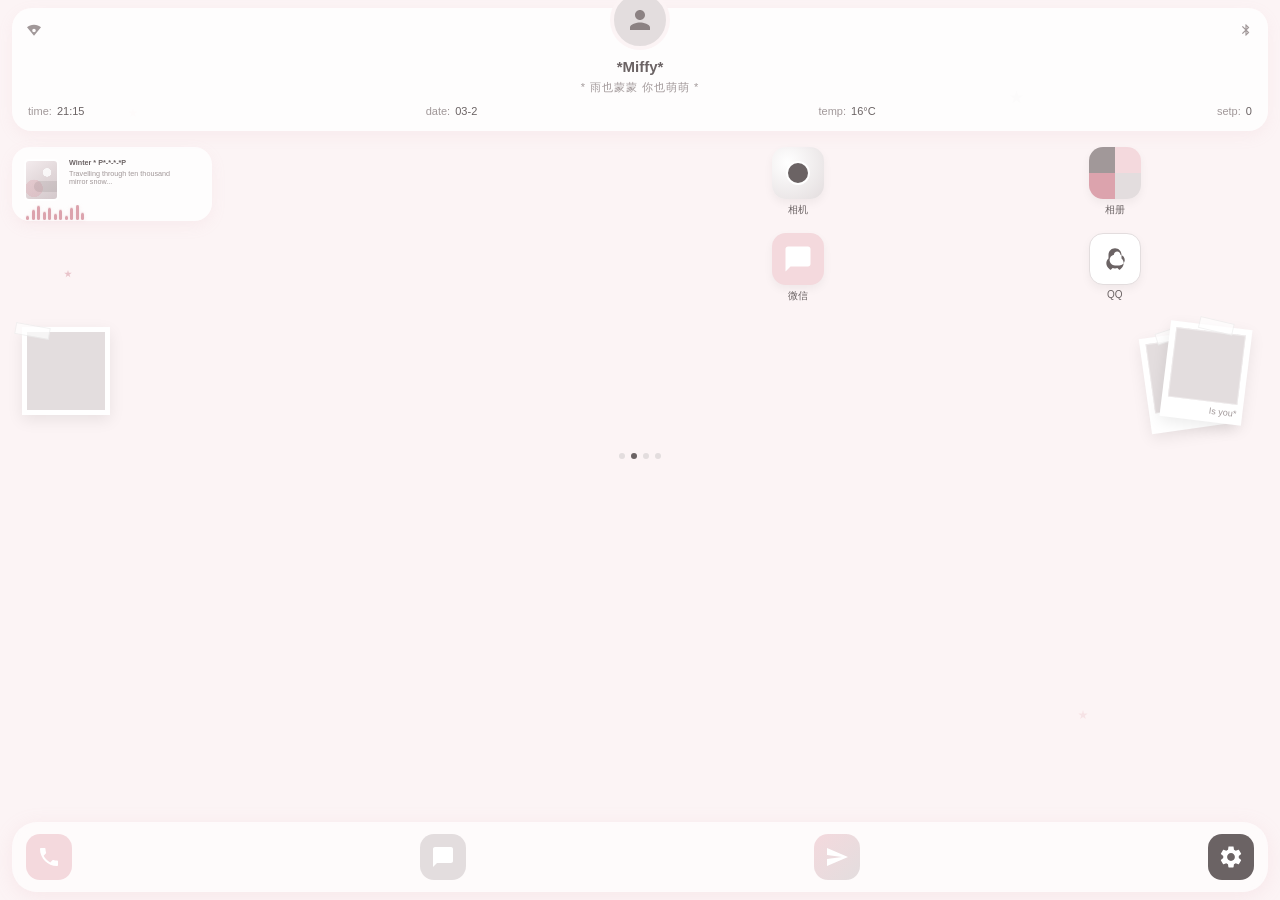
<file: index.html>
<!DOCTYPE html>
<html lang="zh-CN">
<head>
    <meta charset="UTF-8">
    <meta name="viewport" content="width=device-width, initial-scale=1.0, maximum-scale=1.0, user-scalable=no, viewport-fit=cover">
    <title>粉灰主题手机桌面布局</title>
    <meta name="theme-color" content="#fcf4f5">
    <link rel="manifest" href="manifest.webmanifest">
    <link rel="icon" href="icons/icon.svg" type="image/svg+xml">
    <link rel="apple-touch-icon" href="icons/icon.svg">
    <link rel="stylesheet" href="styles.css">
</head>
<body>

<div class="phone status-bar-hidden">
    <!-- 背景装饰 -->
    <div class="bg-deco deco-1"></div>
    <div class="bg-deco deco-2"></div>
    <div class="bg-deco deco-3"></div>
    <div class="bg-deco deco-4"></div>

    <!-- 状态栏 -->
    <div class="status-bar">
        <div class="time">21:15</div>
        <div class="status-right">
            <span style="font-size: 10px;">1.88 KB/s</span>
            <!-- 信号SVG -->
            <svg viewBox="0 0 24 24"><path d="M2 22h20V2L2 22z"/></svg>
            <!-- 电池SVG -->
            <svg viewBox="0 0 24 24" style="width: 20px;"><path d="M15.5 4H14V2h-4v2H8.5C7.67 4 7 4.67 7 5.5v15c0 .83.67 1.5 1.5 1.5h7c.83 0 1.5-.67 1.5-1.5v-15c0-.83-.67-1.5-1.5-1.5z"/></svg>
        </div>
    </div>

    <!-- 顶部卡片 -->
    <div class="top-widget">
        <!-- WiFi/BT 装饰图标 -->
        <svg class="wifi-icon" viewBox="0 0 24 24"><path d="M12 3C6.95 3 3.15 4.85 0 7.23L12 22 24 7.23C20.85 4.85 17.05 3 12 3zm0 13c-1.66 0-3-1.34-3-3s1.34-3 3-3 3 1.34 3 3-1.34 3-3 3z"/></svg>
        <svg class="bt-icon" viewBox="0 0 24 24"><path d="M17.71 7.71L12 2h-1v7.59L6.41 5 5 6.41 10.59 12 5 17.59 6.41 19 11 14.41V22h1l5.71-5.71-4.3-4.29 4.3-4.29zM13 5.83l1.88 1.88L13 9.59V5.83zm1.88 10.46L13 18.17v-3.76l1.88 1.88z"/></svg>

        <div class="avatar-wrapper">
            <!-- 头像占位符(小兔形状替代) -->
            <svg viewBox="0 0 24 24"><path d="M12 12c2.21 0 4-1.79 4-4s-1.79-4-4-4-4 1.79-4 4 1.79 4 4 4zm0 2c-2.67 0-8 1.34-8 4v2h16v-2c0-2.66-5.33-4-8-4z"/></svg>
        </div>
        <div class="name">*Miffy*</div>
        <div class="quote">* 雨也蒙蒙 你也萌萌 *</div>
        <div class="stats">
            <div><span>time:</span> 21:15</div>
            <div><span>date:</span> 03-2</div>
            <div><span>temp:</span> 16°C</div>
            <div><span>setp:</span> 0</div>
        </div>
    </div>

    <!-- 中部网格 -->
    <div class="grid-area">
        <!-- 音乐/文字组件 (占两列) -->
        <div class="music-widget">
            <div class="music-top">
                <div class="music-cover"></div>
                <div style="font-size: 8px; color: var(--text-sub); transform: scale(0.9); transform-origin: left top;">
                    <div style="color:var(--text-main); font-weight:bold; margin-bottom:3px;">Winter * P*-*-*-*P</div>
                    Travelling through ten thousand mirror snow...
                </div>
            </div>
            <!-- 模拟音频波形 -->
            <div class="music-wave" id="musicWaveBtn" role="button" tabindex="0" aria-label="打开音乐界面">
                <div class="wave-bar" style="height: 4px;"></div>
                <div class="wave-bar" style="height: 10px;"></div>
                <div class="wave-bar" style="height: 14px;"></div>
                <div class="wave-bar" style="height: 8px;"></div>
                <div class="wave-bar" style="height: 12px;"></div>
                <div class="wave-bar" style="height: 6px;"></div>
                <div class="wave-bar" style="height: 10px;"></div>
                <div class="wave-bar" style="height: 4px;"></div>
                <div class="wave-bar" style="height: 12px;"></div>
                <div class="wave-bar" style="height: 15px;"></div>
                <div class="wave-bar" style="height: 7px;"></div>
            </div>
        </div>

        <div class="app-item">
            <div class="app-icon icon-camera">
                <div class="icon-camera-inner"></div>
            </div>
            <div class="app-name">相机</div>
        </div>
        <div class="app-item">
            <div class="app-icon icon-gallery"></div>
            <div class="app-name">相册</div>
        </div>

        <!-- 占位空白，让微信QQ换行 -->
        <div style="grid-column: span 2;"></div>

        <a class="app-item" href="wechat.html" style="text-decoration:none;">
            <div class="app-icon icon-wechat">
                <!-- 纯白聊天气泡SVG -->
                <svg width="30" height="30" viewBox="0 0 24 24" fill="white"><path d="M20 2H4c-1.1 0-2 .9-2 2v18l4-4h14c1.1 0 2-.9 2-2V4c0-1.1-.9-2-2-2z"/></svg>
            </div>
            <div class="app-name">微信</div>
        </a>
        <div class="app-item">
            <div class="app-icon icon-qq">
                <!-- 灰色企鹅轮廓SVG -->
                <svg width="26" height="26" viewBox="0 0 24 24" fill="var(--text-main)"><path d="M12 2C8.69 2 6 4.69 6 8v3.58c-1.39 1.13-2 2.68-2 4.42 0 1.66.67 3.17 1.88 4.29L7.3 21.7c.3.3.77.3 1.07 0l1.41-1.41c.64.26 1.39.41 2.22.41s1.58-.15 2.22-.41l1.41 1.41c.3.3.77.3 1.07 0l1.42-1.42c1.21-1.12 1.88-2.63 1.88-4.29 0-1.74-.61-3.29-2-4.42V8c0-3.31-2.69-6-6-6zm0 16c-2.76 0-5-2.24-5-5 0-2.42 1.72-4.44 4-4.9V8c0-1.66 1.34-3 3-3s3 1.34 3 3v.1c2.28.46 4 2.48 4 4.9 0 2.76-2.24 5-5 5z"/></svg>
            </div>
            <div class="app-name">QQ</div>
        </div>
    </div>

    <!-- 散落部件区域 -->
    <div class="scattered-area">
        <div class="polaroid pic-left">
            <div class="tape" style="transform: rotate(10deg); top: -2px; left: 10px;"></div>
            <div class="polaroid-img"></div>
        </div>
        <div class="photo-stack">
            <div class="polaroid stack-back">
                <div class="tape" style="transform: rotate(-10deg); left: 42%;"></div>
                <div class="polaroid-img"></div>
            </div>
            <div class="polaroid stack-front">
                <div class="tape" style="transform: rotate(6deg); left: 55%;"></div>
                <div class="polaroid-img"></div>
                <div style="text-align: right; font-size: 9px; color: var(--text-sub); margin-top: 4px;">Is you*</div>
            </div>
        </div>
    </div>

    <!-- 分页指示器 -->
    <div class="pagination">
        <div class="dot"></div>
        <div class="dot active"></div>
        <div class="dot"></div>
        <div class="dot"></div>
    </div>

    <!-- 底部Dock栏 -->
    <div class="dock">
        <div class="dock-icon dock-phone">
            <svg width="24" height="24" viewBox="0 0 24 24" fill="white"><path d="M6.62 10.79c1.44 2.83 3.76 5.14 6.59 6.59l2.2-2.2c.27-.27.67-.36 1.02-.24 1.12.37 2.33.57 3.57.57.55 0 1 .45 1 1V20c0 .55-.45 1-1 1-9.39 0-17-7.61-17-17 0-.55.45-1 1-1h3.5c.55 0 1 .45 1 1 0 1.25.2 2.45.57 3.57.11.35.03.74-.25 1.02l-2.2 2.2z"/></svg>
        </div>
        <div class="dock-icon dock-msg">
            <svg width="24" height="24" viewBox="0 0 24 24" fill="white"><path d="M20 2H4c-1.1 0-1.99.9-1.99 2L2 22l4-4h14c1.1 0 2-.9 2-2V4c0-1.1-.9-2-2-2z"/></svg>
        </div>
        <div class="dock-icon dock-browser">
            <svg width="24" height="24" viewBox="0 0 24 24" fill="white"><path d="M2.01 21L23 12 2.01 3 2 10l15 2-15 2z"/></svg>
        </div>
        <div class="dock-icon dock-settings" id="apiSettingsBtn" title="API配置">
            <svg width="26" height="26" viewBox="0 0 24 24" fill="white"><path d="M19.14,12.94c0.04-0.3,0.06-0.61,0.06-0.94c0-0.32-0.02-0.64-0.06-0.94l2.03-1.58c0.18-0.14,0.23-0.41,0.12-0.61 l-1.92-3.32c-0.12-0.22-0.37-0.29-0.59-0.22l-2.39,0.96c-0.5-0.38-1.03-0.7-1.62-0.94L14.4,2.81c-0.04-0.24-0.24-0.41-0.48-0.41 h-3.84c-0.24,0-0.43,0.17-0.47,0.41L9.25,5.35C8.66,5.59,8.12,5.92,7.63,6.29L5.24,5.33c-0.22-0.08-0.47,0-0.59,0.22L2.73,8.87 C2.62,9.08,2.66,9.34,2.86,9.48l2.03,1.58C4.84,11.36,4.8,11.69,4.8,12s0.02,0.64,0.06,0.94l-2.03,1.58 c-0.18,0.14-0.23,0.41-0.12,0.61l1.92,3.32c0.12,0.22,0.37,0.29,0.59,0.22l2.39-0.96c0.5,0.38,1.03,0.7,1.62,0.94l0.36,2.54 c0.05,0.24,0.24,0.41,0.48,0.41h3.84c0.24,0,0.44-0.17,0.47-0.41l0.36-2.54c0.59-0.24,1.13-0.56,1.62-0.94l2.39,0.96 c0.22,0.08,0.47,0,0.59-0.22l1.92-3.32c0.12-0.22,0.07-0.49-0.12-0.61L19.14,12.94z M12,15.6c-1.98,0-3.6-1.62-3.6-3.6 s1.62-3.6,3.6-3.6s3.6,1.62,3.6,3.6S13.98,15.6,12,15.6z"/></svg>
        </div>
    </div>

    <!-- API 配置面板容器 - 动态加载 -->
    <div id="apiContainer"></div>

</div>

<script src="script.js"></script>
<script>
    (function() {
        var waveBtn = document.getElementById('musicWaveBtn');
        if (!waveBtn) return;

        function openMusic() {
            window.location.href = '音乐.html';
        }

        waveBtn.addEventListener('click', openMusic);
        waveBtn.addEventListener('keydown', function(e) {
            if (e.key === 'Enter' || e.key === ' ') {
                e.preventDefault();
                openMusic();
            }
        });
    })();
</script>

</body>
</html>
</file>
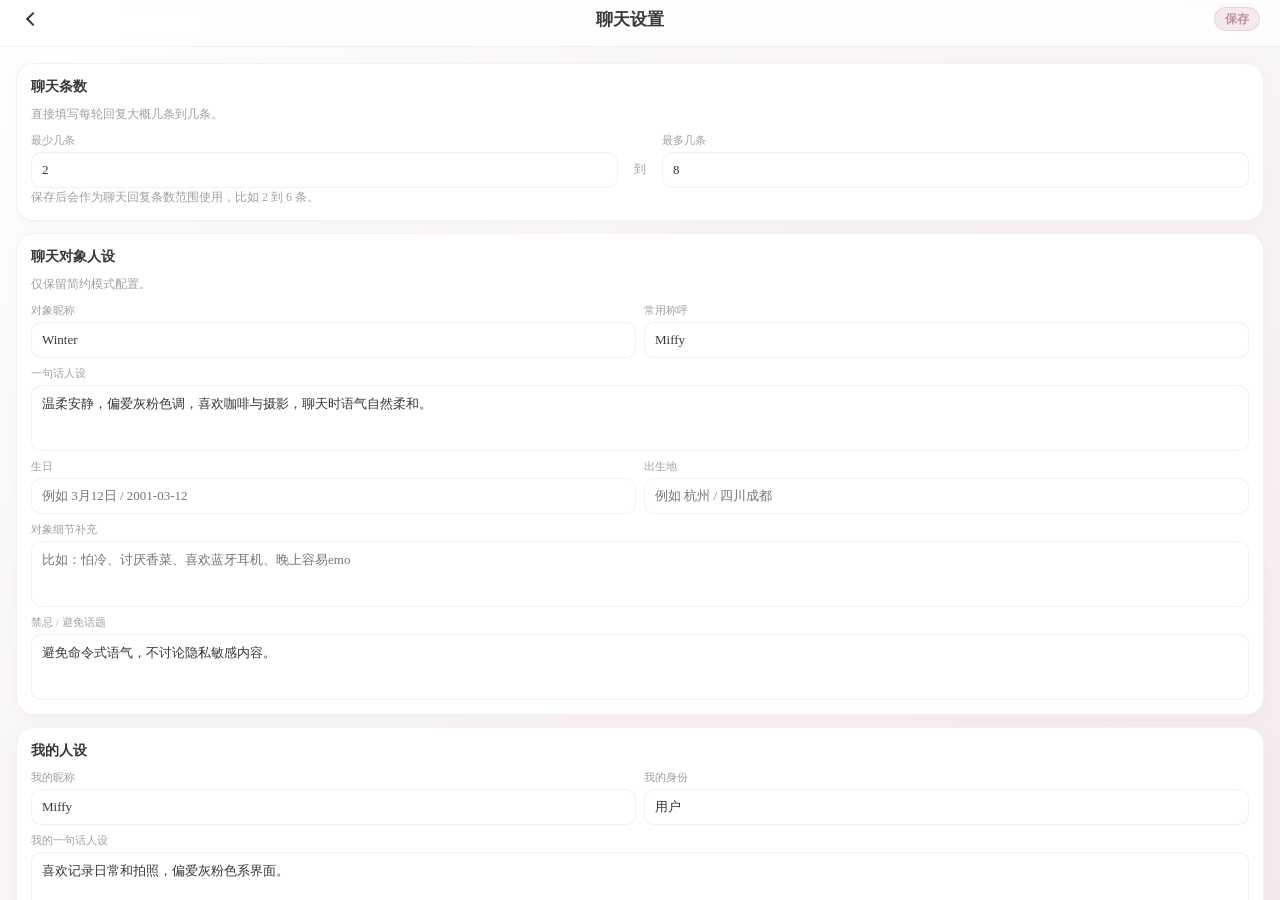
<file: chat-settings.html>
<!DOCTYPE html>
<html lang="zh-CN">
<head>
    <meta charset="UTF-8">
    <meta name="viewport" content="width=device-width, initial-scale=1.0, maximum-scale=1.0, user-scalable=no">
    <title>聊天设置</title>
    <style>
        :root {
            --app-bg: #f8f6f7;
            --glass-bg: rgba(255, 255, 255, 0.75);
            --dusty-pink: #d4a5b4;
            --dusty-pink-dark: #c08d9e;
            --dusty-pink-soft: #f4eaec;
            --text-dark: #3a3637;
            --text-gray: #a39ea0;
            --border-color: rgba(212, 165, 180, 0.18);
            --card-bg: #ffffff;
            --danger: #c67c8f;
            --font-family: -apple-system, BlinkMacSystemFont, "Helvetica Neue", Helvetica, Arial, sans-serif;
        }

        * { margin: 0; padding: 0; box-sizing: border-box; -webkit-tap-highlight-color: transparent; }
        button,
        a,
        [role="button"],
        .save-btn,
        .danger-btn,
        .api-close,
        .api-btn,
        .preset-main {
            -webkit-tap-highlight-color: transparent;
            touch-action: manipulation;
            user-select: none;
        }
        button,
        a,
        .preset-main {
            transition: transform 0.12s ease, opacity 0.12s ease, box-shadow 0.12s ease, filter 0.12s ease;
        }
        button:active,
        a:active,
        [role="button"]:active,
        .preset-main:active {
            transform: translateY(1px) scale(0.97);
        }
        .save-btn,
        .danger-btn,
        .api-close,
        .api-btn,
        .preset-main {
            cursor: pointer;
        }
       /* 修改 body，让背景与页面主色一致，去掉居中对齐的约束 */
body {
    background-color: var(--app-bg);  /* 改为与页面背景相同的颜色 */
    display: block;                   /* 取消 flex 居中 */
    overflow: hidden;                /* 防止 body 滚动，滚动由内部处理 */
    margin: 0;
    padding: 0;
}

/* 将 .phone-screen 由手机框改为全屏容器 */
.phone-screen {
    width: 100vw;          /* 视口宽度 */
    height: 100vh;         /* 视口高度 */
    background-color: var(--app-bg);
    background-image: radial-gradient(circle at 0% 0%, #fff 0%, transparent 50%), radial-gradient(circle at 100% 100%, #f4eaec 0%, transparent 60%);
    position: relative;
    overflow: hidden;      /* 保持内部滚动，外部无滚动条 */
    border-radius: 0;      /* 去掉圆角 */
    box-shadow: none;      /* 去掉阴影 */
    /* 移除 inset 边框 */
    display: flex;
    flex-direction: column;
}

        .status-bar {
            display: none;
        }
        .status-right { display: flex; align-items: center; gap: 6px; }
        .css-battery { width: 22px; height: 11px; border: 1.5px solid var(--text-dark); border-radius: 4px; position: relative; padding: 1px; }
        .css-battery::before { content: ""; display: block; width: 70%; height: 100%; background: var(--text-dark); border-radius: 1px; }
        .css-battery::after { content: ""; position: absolute; right: -4px; top: 2px; width: 2px; height: 4px; background: var(--text-dark); border-radius: 0 2px 2px 0; }
        .css-signal { display: flex; align-items: flex-end; gap: 1.5px; height: 10px; }
        .css-signal span { width: 3px; background: var(--text-dark); border-radius: 2px; }
        .css-signal span:nth-child(1) { height: 4px; }
        .css-signal span:nth-child(2) { height: 6px; }
        .css-signal span:nth-child(3) { height: 8px; }
        .css-signal span:nth-child(4) { height: 10px; }

        .settings-header {
            padding: 6px 20px 14px;
            display: flex;
            align-items: center;
            justify-content: space-between;
            background: var(--glass-bg);
            backdrop-filter: blur(20px);
            -webkit-backdrop-filter: blur(20px);
            border-bottom: 1px solid var(--border-color);
            position: sticky;
            top: 0;
            z-index: 30;
        }
        .back-link {
            width: 26px;
            height: 26px;
            display: inline-flex;
            align-items: center;
            justify-content: center;
            text-decoration: none;
        }
        .i-back { width: 10px; height: 10px; border-left: 2px solid var(--text-dark); border-bottom: 2px solid var(--text-dark); transform: rotate(45deg); }
        .settings-title { font-size: 17px; color: var(--text-dark); font-weight: 700; }
        .save-btn {
            border: 1px solid rgba(212, 165, 180, 0.35);
            border-radius: 999px;
            background: var(--dusty-pink-soft);
            color: var(--dusty-pink-dark);
            font-size: 12px;
            font-weight: 700;
            padding: 5px 10px;
            line-height: 1;
        }

        .settings-body {
            flex: 1;
            overflow-y: auto;
            padding: 16px 16px 24px;
            scrollbar-width: none;
        }
        .settings-body::-webkit-scrollbar { display: none; }

        .mode-input {
            display: none;
        }
        .mode-tabs {
            display: grid;
            grid-template-columns: 1fr 1fr;
            gap: 8px;
            margin-bottom: 12px;
        }
        .mode-tab {
            border: 1px solid var(--border-color);
            border-radius: 12px;
            background: rgba(255,255,255,0.7);
            color: var(--text-gray);
            font-size: 13px;
            font-weight: 700;
            text-align: center;
            padding: 9px 0;
        }
        #mode-simple:checked ~ .mode-tabs .tab-simple,
        #mode-detail:checked ~ .mode-tabs .tab-detail {
            color: var(--text-dark);
            background: var(--dusty-pink-soft);
            border-color: rgba(212, 165, 180, 0.35);
        }
        .mode-panel {
            display: none;
        }
        #mode-simple:checked ~ .mode-content .mode-simple-panel {
            display: block;
        }
        #mode-detail:checked ~ .mode-content .mode-detail-panel {
            display: block;
        }

        .card {
            background: var(--card-bg);
            border: 1px solid var(--border-color);
            border-radius: 18px;
            padding: 14px;
            margin-bottom: 12px;
            box-shadow: 0 4px 14px rgba(212, 165, 180, 0.08);
        }

        .profile {
            display: flex;
            align-items: flex-start;
            gap: 12px;
        }
        .avatar {
            width: 56px;
            height: 56px;
            border-radius: 18px;
            background: linear-gradient(135deg, #e0c3fc, #8ec5fc);
        }
        .meta-title {
            color: var(--text-dark);
            font-size: 16px;
            font-weight: 700;
            margin-bottom: 2px;
        }
        .meta-sub {
            color: var(--text-gray);
            font-size: 12px;
            line-height: 1.4;
        }

        .form-grid {
            display: grid;
            grid-template-columns: 1fr 1fr;
            gap: 8px;
            margin-top: 10px;
        }
        .field {
            display: flex;
            flex-direction: column;
            gap: 4px;
        }
        .field.full {
            grid-column: 1 / -1;
        }
        .field label {
            font-size: 11px;
            color: var(--text-gray);
        }
        .field input,
        .field select,
        .field textarea {
            width: 100%;
            border: 1px solid var(--border-color);
            border-radius: 10px;
            background: #fff;
            color: var(--text-dark);
            font-size: 13px;
            padding: 9px 10px;
            font-family: inherit;
        }
        .field textarea {
            min-height: 66px;
            resize: none;
            line-height: 1.45;
        }

        .range-row {
            display: grid;
            grid-template-columns: 1fr 28px 1fr;
            gap: 8px;
            align-items: end;
            margin-top: 10px;
        }
        .range-sep {
            text-align: center;
            color: var(--text-gray);
            font-size: 12px;
            padding-bottom: 10px;
        }
        .range-tip {
            color: var(--text-gray);
            font-size: 12px;
            line-height: 1.5;
        }

        .avatar-pair {
            display: grid;
            grid-template-columns: 1fr 1fr;
            gap: 10px;
            margin-top: 10px;
        }
        .avatar-box {
            border: 1px solid var(--border-color);
            border-radius: 14px;
            background: #fff;
            padding: 10px;
            display: flex;
            flex-direction: column;
            gap: 8px;
        }
        .avatar-preview {
            width: 52px;
            height: 52px;
            border-radius: 16px;
            background: linear-gradient(135deg, #e0c3fc, #8ec5fc);
            background-size: cover;
            background-position: center;
            border: 1px solid rgba(0,0,0,0.04);
        }
        .avatar-actions {
            display: flex;
            gap: 6px;
            flex-wrap: wrap;
        }
        .avatar-actions input[type="file"] {
            width: 100%;
            font-size: 11px;
        }

        .section-title {
            color: var(--text-dark);
            font-size: 14px;
            font-weight: 700;
            margin-bottom: 10px;
        }

        .bubble-section-note {
            color: var(--text-gray);
            font-size: 12px;
            line-height: 1.5;
            margin-bottom: 12px;
        }

        .bubble-style-grid {
            display: grid;
            grid-template-columns: 1fr;
            gap: 10px;
        }

        .bubble-option.is-selected {
            border-color: rgba(212, 165, 180, 0.68);
            box-shadow: 0 8px 22px rgba(212, 165, 180, 0.16);
        }

        .bubble-option {
            border: 1px solid var(--border-color);
            border-radius: 16px;
            background: linear-gradient(180deg, #fff, #fcf8f9);
            padding: 12px;
            box-shadow: 0 4px 14px rgba(212, 165, 180, 0.08);
        }

        .bubble-option-head {
            display: flex;
            align-items: center;
            justify-content: space-between;
            gap: 10px;
            margin-bottom: 10px;
        }

        .bubble-option-title {
            color: var(--text-dark);
            font-size: 13px;
            font-weight: 700;
        }

        .bubble-option-tag {
            font-size: 10px;
            color: var(--text-gray);
            background: var(--dusty-pink-soft);
            padding: 4px 8px;
            border-radius: 999px;
            white-space: nowrap;
        }

        .bubble-choice {
            display: inline-flex;
            align-items: center;
            gap: 6px;
            font-size: 12px;
            color: var(--dusty-pink-dark);
            font-weight: 700;
            cursor: pointer;
            user-select: none;
        }

        .bubble-choice input {
            accent-color: var(--dusty-pink);
        }

        .bubble-option-preview {
            display: grid;
            gap: 8px;
            padding: 10px;
            border-radius: 14px;
            background: linear-gradient(180deg, #fff, #faf7f8);
            border: 1px solid rgba(212, 165, 180, 0.12);
        }

        .bubble-option-row {
            display: flex;
            align-items: flex-end;
            gap: 8px;
        }

        .bubble-option-row.right {
            justify-content: flex-end;
        }

        .bubble-option-preview .bubble-left,
        .bubble-option-preview .bubble-right {
            width: auto;
            max-width: 76%;
            font-size: 11px;
            line-height: 1.42;
            box-shadow: 0 3px 10px rgba(58, 54, 55, 0.04);
        }

        .bubble-option-preview .bubble-left {
            min-width: 58%;
            padding: 8px 10px;
        }

        .bubble-option-preview .bubble-right {
            min-width: 50%;
            padding: 8px 10px;
        }

        .bubble-theme-bw .bubble-left,
        .bubble-theme-bw .bubble-right {
            border: 1px solid #111;
            box-shadow: none;
        }

        .bubble-theme-bw .bubble-left {
            background: #111;
            color: #fff;
            border-radius: 16px 16px 16px 5px;
        }

        .bubble-theme-bw .bubble-right {
            background: #fff;
            color: #111;
            border-radius: 16px 16px 5px 16px;
        }

        .bubble-theme-pink .bubble-left {
            background: #ffffff;
            color: #3a3637;
            border: 1px solid rgba(212, 165, 180, 0.26);
            border-radius: 18px 18px 18px 6px;
        }

        .bubble-theme-pink .bubble-right {
            background: linear-gradient(135deg, #d7a7b6, #c98fa1);
            color: #fff;
            border: 1px solid rgba(255, 255, 255, 0.28);
            border-radius: 18px 18px 6px 18px;
        }

        .bubble-theme-wechat {
            background: linear-gradient(180deg, #f8fffb, #f3fbf6);
            border-color: rgba(147, 207, 147, 0.16);
        }

        .bubble-theme-wechat .bubble-left {
            background: #ffffff;
            color: #222;
            border: 1px solid #d7e5d7;
            border-radius: 14px 14px 14px 4px;
            box-shadow: 0 2px 8px rgba(0, 0, 0, 0.03);
        }

        .bubble-theme-wechat .bubble-right {
            background: #95ec69;
            color: #1b3a11;
            border: 1px solid #80d95f;
            border-radius: 14px 14px 4px 14px;
            box-shadow: 0 2px 8px rgba(149, 236, 105, 0.18);
        }

        .bubble-style-editor {
            margin-top: 10px;
            display: grid;
            gap: 8px;
        }

        .bubble-style-editor label {
            font-size: 11px;
            color: var(--text-gray);
        }

        .bubble-style-editor textarea {
            width: 100%;
            min-height: 168px;
            border: 1px solid var(--border-color);
            border-radius: 14px;
            background: #fff;
            color: var(--text-dark);
            font-size: 12px;
            line-height: 1.55;
            padding: 12px;
            font-family: ui-monospace, SFMono-Regular, Menlo, Consolas, "Liberation Mono", monospace;
            resize: vertical;
        }

        .bubble-style-editor textarea::placeholder {
            color: #b9b3b5;
        }

        .bubble-custom-preview {
            margin-top: 10px;
            display: grid;
            gap: 8px;
        }

        .bubble-custom-preview label {
            font-size: 11px;
            color: var(--text-gray);
        }

        .bubble-custom-preview-frame {
            width: 100%;
            height: 190px;
            border: 1px solid var(--border-color);
            border-radius: 14px;
            background: #fff;
            overflow: hidden;
        }

        .save-toast {
            position: fixed;
            left: 50%;
            bottom: 24px;
            transform: translateX(-50%);
            background: rgba(58, 54, 55, 0.92);
            color: #fff;
            font-size: 12px;
            padding: 8px 12px;
            border-radius: 999px;
            opacity: 0;
            pointer-events: none;
            transition: opacity 0.2s ease, transform 0.2s ease;
            z-index: 200;
        }
        .save-toast.show {
            opacity: 1;
            transform: translateX(-50%) translateY(-4px);
        }

        .danger-card {
            background: linear-gradient(145deg, #fff, #fbf3f5);
            border: 1px solid rgba(198,124,143,0.28);
        }
        .danger-title {
            color: var(--danger);
            font-size: 14px;
            font-weight: 700;
            margin-bottom: 8px;
        }
        .danger-desc {
            color: var(--text-gray);
            font-size: 12px;
            line-height: 1.5;
            margin-bottom: 12px;
        }
        .danger-btn {
            width: 100%;
            border: none;
            border-radius: 12px;
            background: rgba(198,124,143,0.16);
            color: var(--danger);
            font-size: 13px;
            font-weight: 700;
            padding: 11px;
        }
    </style>
</head>
<body>
    <div class="phone-screen">
        <div class="status-bar">
            <div>21:16</div>
            <div class="status-right">
                <div class="css-signal"><span></span><span></span><span></span><span></span></div>
                <div class="css-battery"></div>
            </div>
        </div>

        <header class="settings-header">
            <a class="back-link" href="聊天界面.html" aria-label="返回聊天"><div class="i-back"></div></a>
            <div class="settings-title">聊天设置</div>
            <button class="save-btn" type="button" aria-label="保存">保存</button>
        </header>

        <main class="settings-body">
            <section class="card">
                <div class="section-title">聊天条数</div>
                <div class="meta-sub">直接填写每轮回复大概几条到几条。</div>
                <div class="range-row">
                    <div class="field">
                        <label>最少几条</label>
                        <input id="reply-count-min" type="number" min="1" max="20" inputmode="numeric" value="2" />
                    </div>
                    <div class="range-sep">到</div>
                    <div class="field">
                        <label>最多几条</label>
                        <input id="reply-count-max" type="number" min="1" max="20" inputmode="numeric" value="8" />
                    </div>
                </div>
                <div class="range-tip">保存后会作为聊天回复条数范围使用，比如 2 到 6 条。</div>
            </section>

            <section class="card">
                <div class="section-title">聊天对象人设</div>
                <div class="meta-sub" style="margin-bottom: 8px;">仅保留简约模式配置。</div>
                <div class="form-grid">
                    <div class="field">
                        <label>对象昵称</label>
                        <input id="simple-target-name" value="Winter" />
                    </div>
                    <div class="field">
                        <label>常用称呼</label>
                        <input id="simple-call-name" value="Miffy" />
                    </div>
                    <div class="field full">
                        <label>一句话人设</label>
                        <textarea id="simple-persona">温柔安静，偏爱灰粉色调，喜欢咖啡与摄影，聊天时语气自然柔和。</textarea>
                    </div>
                    <div class="field">
                        <label>生日</label>
                        <input id="simple-target-birthday" placeholder="例如 3月12日 / 2001-03-12" />
                    </div>
                    <div class="field">
                        <label>出生地</label>
                        <input id="simple-target-birthplace" placeholder="例如 杭州 / 四川成都" />
                    </div>
                    <div class="field full">
                        <label>对象细节补充</label>
                        <textarea id="simple-target-details" placeholder="比如：怕冷、讨厌香菜、喜欢蓝牙耳机、晚上容易emo"></textarea>
                    </div>
                    <div class="field full">
                        <label>禁忌 / 避免话题</label>
                        <textarea id="simple-avoid">避免命令式语气，不讨论隐私敏感内容。</textarea>
                    </div>
                </div>
            </section>

            <section class="card">
                <div class="section-title">我的人设</div>
                <div class="form-grid">
                    <div class="field">
                        <label>我的昵称</label>
                        <input id="simple-self-name" value="Miffy" />
                    </div>
                    <div class="field">
                        <label>我的身份</label>
                        <input id="simple-self-tag" value="用户" />
                    </div>
                    <div class="field full">
                        <label>我的一句话人设</label>
                        <textarea id="simple-self-persona">喜欢记录日常和拍照，偏爱灰粉色系界面。</textarea>
                    </div>
                    <div class="field">
                        <label>我的生日</label>
                        <input id="simple-self-birthday" placeholder="例如 8月21日 / 2000-08-21" />
                    </div>
                    <div class="field">
                        <label>我的出生地</label>
                        <input id="simple-self-birthplace" placeholder="例如 深圳 / 湖南长沙" />
                    </div>
                    <div class="field full">
                        <label>我的细节补充</label>
                        <textarea id="simple-self-details" placeholder="比如：睡前爱聊天、爱喝冰美式、讨厌太官腔的回复"></textarea>
                    </div>
                </div>
            </section>

            <section class="card">
                <div class="section-title">头像设置</div>
                <div class="meta-sub">支持上传本地图片，或直接填写图片 URL。</div>
                <div class="avatar-pair">
                    <div class="avatar-box">
                        <div class="meta-title" style="font-size:13px; margin-bottom:0;">聊天对象头像</div>
                        <div class="avatar-preview" id="simple-target-avatar-preview"></div>
                        <div class="avatar-actions">
                            <input id="simple-target-avatar-file" type="file" accept="image/*" />
                        </div>
                        <div class="field">
                            <label>对象头像 URL</label>
                            <input id="simple-target-avatar-url" placeholder="https://..." />
                        </div>
                    </div>

                    <div class="avatar-box">
                        <div class="meta-title" style="font-size:13px; margin-bottom:0;">我的头像</div>
                        <div class="avatar-preview" id="simple-self-avatar-preview" style="background: linear-gradient(135deg, #ffecd2, #fcb69f);"></div>
                        <div class="avatar-actions">
                            <input id="simple-self-avatar-file" type="file" accept="image/*" />
                        </div>
                        <div class="field">
                            <label>我的头像 URL</label>
                            <input id="simple-self-avatar-url" placeholder="https://..." />
                        </div>
                    </div>
                </div>
            </section>

            <section class="card">
                <div class="section-title">气泡 CSS 样式</div>
                <div class="bubble-section-note">先选择一个内置气泡方案，或者直接在下面写自定义 CSS 覆盖样式。</div>
                <div class="bubble-style-grid">
                    <div class="bubble-option" data-bubble-preset="bw">
                        <div class="bubble-option-head">
                            <div class="bubble-option-title">黑白极简</div>
                            <label class="bubble-choice">
                                <input type="radio" name="bubblePreset" value="bw">
                                <span>使用</span>
                            </label>
                        </div>
                        <div class="bubble-option-preview bubble-theme-bw">
                            <div class="bubble-option-row">
                                <div class="bubble-left">黑底白字，适合强调发送态或者深色风格。</div>
                            </div>
                            <div class="bubble-option-row right">
                                <div class="bubble-right">白底黑字，适合接收态或者极简清爽风格。</div>
                            </div>
                        </div>
                    </div>

                    <div class="bubble-option" data-bubble-preset="pink">
                        <div class="bubble-option-head">
                            <div class="bubble-option-title">粉灰柔和</div>
                            <label class="bubble-choice">
                                <input type="radio" name="bubblePreset" value="pink">
                                <span>使用</span>
                            </label>
                        </div>
                        <div class="bubble-option-preview bubble-theme-pink">
                            <div class="bubble-option-row">
                                <div class="bubble-left">左侧气泡保持浅白和柔和灰边。</div>
                            </div>
                            <div class="bubble-option-row right">
                                <div class="bubble-right">右侧气泡用粉色渐变，整体更温柔。</div>
                            </div>
                        </div>
                    </div>

                    <div class="bubble-option" data-bubble-preset="wechat">
                        <div class="bubble-option-head">
                            <div class="bubble-option-title">微信清爽</div>
                            <label class="bubble-choice">
                                <input type="radio" name="bubblePreset" value="wechat">
                                <span>使用</span>
                            </label>
                        </div>
                        <div class="bubble-option-preview bubble-theme-wechat">
                            <div class="bubble-option-row">
                                <div class="bubble-left">左侧接收气泡，像微信那样清爽干净。</div>
                            </div>
                            <div class="bubble-option-row right">
                                <div class="bubble-right">右侧发送气泡，绿色高亮更接近微信风格。</div>
                            </div>
                        </div>
                    </div>
                </div>

                <div class="bubble-style-editor">
                    <label>自定义 CSS</label>
                    <textarea id="bubbleCustomCss" placeholder="/* 在这里写气泡样式，例如：\n.bubble {\n  border-radius: 20px;\n  background: linear-gradient(135deg, #f9edf0, #ffffff);\n}\n.outgoing .bubble {\n  background: #d4a5b4;\n  color: #fff;\n}\n*/"></textarea>
                </div>

                <div class="bubble-custom-preview">
                    <label>自定义 CSS 预览</label>
                    <iframe id="bubbleCustomPreviewFrame" class="bubble-custom-preview-frame" title="自定义 CSS 预览"></iframe>
                </div>
            </section>
        </main>
    </div>

    <div class="save-toast" id="saveToast">已保存</div>

    <script>
        (function() {
            var STORAGE_KEY = "miffy_chat_settings_v1";
            var REPLY_COUNT_KEY = "miffy_reply_count_v1";
            var saveButton = document.querySelector(".save-btn");
            var toast = document.getElementById("saveToast");
            var bubblePresetInputs = Array.prototype.slice.call(document.querySelectorAll('input[name="bubblePreset"]'));
            var bubbleCustomCss = document.getElementById("bubbleCustomCss");
            var bubbleCustomPreviewFrame = document.getElementById("bubbleCustomPreviewFrame");
            var bubbleOptions = Array.prototype.slice.call(document.querySelectorAll(".bubble-option"));

            var fields = {
                simple: {
                    targetName: document.getElementById("simple-target-name"),
                    callName: document.getElementById("simple-call-name"),
                    persona: document.getElementById("simple-persona"),
                    targetBirthday: document.getElementById("simple-target-birthday"),
                    targetBirthplace: document.getElementById("simple-target-birthplace"),
                    targetDetails: document.getElementById("simple-target-details"),
                    avoid: document.getElementById("simple-avoid"),
                    selfName: document.getElementById("simple-self-name"),
                    selfTag: document.getElementById("simple-self-tag"),
                    selfPersona: document.getElementById("simple-self-persona"),
                    selfBirthday: document.getElementById("simple-self-birthday"),
                    selfBirthplace: document.getElementById("simple-self-birthplace"),
                    selfDetails: document.getElementById("simple-self-details")
                },
                avatars: {
                    simpleTargetUrl: document.getElementById("simple-target-avatar-url"),
                    simpleSelfUrl: document.getElementById("simple-self-avatar-url"),
                    simpleTargetFile: document.getElementById("simple-target-avatar-file"),
                    simpleSelfFile: document.getElementById("simple-self-avatar-file"),
                    simpleTargetPreview: document.getElementById("simple-target-avatar-preview"),
                    simpleSelfPreview: document.getElementById("simple-self-avatar-preview")
                },
                replyCount: {
                    min: document.getElementById("reply-count-min"),
                    max: document.getElementById("reply-count-max")
                },
                bubbleStyle: {
                    presetInputs: bubblePresetInputs,
                    customCss: bubbleCustomCss
                }
            };

            var defaults = {
                simple: {
                    targetName: "Winter",
                    callName: "Miffy",
                    persona: "温柔安静，偏爱灰粉色调，喜欢咖啡与摄影，聊天时语气自然柔和。",
                    targetBirthday: "",
                    targetBirthplace: "",
                    targetDetails: "",
                    avoid: "避免命令式语气，不讨论隐私敏感内容。",
                    selfName: "Miffy",
                    selfTag: "用户",
                    selfPersona: "喜欢记录日常和拍照，偏爱灰粉色系界面。",
                    selfBirthday: "",
                    selfBirthplace: "",
                    selfDetails: ""
                },
                avatars: {
                    simple: {
                        targetUrl: "",
                        selfUrl: ""
                    }
                },
                bubbleStyle: {
                    preset: "pink",
                    customCss: ""
                }
            };

            function normalizeBubblePreset(value) {
                var preset = String(value || "").trim();
                if (preset === "bw" || preset === "pink" || preset === "wechat") {
                    return preset;
                }
                return "pink";
            }

            function syncBubblePresetSelection(preset) {
                var activePreset = normalizeBubblePreset(preset);
                bubblePresetInputs.forEach(function(input) {
                    input.checked = input.value === activePreset;
                });
                bubbleOptions.forEach(function(option) {
                    option.classList.toggle("is-selected", option.getAttribute("data-bubble-preset") === activePreset);
                });
                updateBubbleCustomPreview();
            }

            function getSelectedBubblePreset() {
                for (var i = 0; i < bubblePresetInputs.length; i += 1) {
                    if (bubblePresetInputs[i].checked) {
                        return bubblePresetInputs[i].value;
                    }
                }
                return defaults.bubbleStyle.preset;
            }

            function applyAvatarPreview(element, url, fallback) {
                if (!element) {
                    return;
                }
                if (url) {
                    element.style.backgroundImage = 'url("' + url.replace(/"/g, '\\"') + '")';
                    element.style.backgroundColor = "#fff";
                } else {
                    element.style.backgroundImage = "none";
                    element.style.background = fallback;
                }
            }

            function escapeStyleText(text) {
                return String(text || "").replace(/<\/style/gi, "<\\/style");
            }

            function buildBubblePreviewSrcdoc(preset, customCss) {
                var safePreset = normalizeBubblePreset(preset);
                var safeCss = escapeStyleText(customCss);

                return [
                    '<!doctype html>',
                    '<html>',
                    '<head>',
                    '<meta charset="utf-8">',
                    '<meta name="viewport" content="width=device-width,initial-scale=1">',
                    '<style>',
                    'html,body{margin:0;padding:0;background:#fff;font-family:-apple-system,BlinkMacSystemFont,"Segoe UI",Roboto,"PingFang SC","Hiragino Sans GB","Microsoft YaHei",sans-serif;}',
                    '.shell{min-height:100vh;box-sizing:border-box;padding:12px;background:linear-gradient(180deg,#fff,#faf7f8);display:flex;flex-direction:column;gap:8px;}',
                    '.row{display:flex;align-items:flex-end;gap:8px;}',
                    '.row.right{justify-content:flex-end;}',
                    '.bubble{width:auto;max-width:76%;font-size:11px;line-height:1.42;padding:8px 10px;box-shadow:0 3px 10px rgba(58,54,55,.04);}',
                    '.bubble.left{min-width:58%;}',
                    '.bubble.right{min-width:50%;}',
                    '.bubble-theme-bw .left,.bubble-theme-bw .right{border:1px solid #111;box-shadow:none;}',
                    '.bubble-theme-bw .left{background:#111;color:#fff;border-radius:16px 16px 16px 5px;}',
                    '.bubble-theme-bw .right{background:#fff;color:#111;border-radius:16px 16px 5px 16px;}',
                    '.bubble-theme-pink .left{background:#fff;color:#3a3637;border:1px solid rgba(212,165,180,.26);border-radius:18px 18px 18px 6px;}',
                    '.bubble-theme-pink .right{background:linear-gradient(135deg,#d7a7b6,#c98fa1);color:#fff;border:1px solid rgba(255,255,255,.28);border-radius:18px 18px 6px 18px;}',
                    '.bubble-theme-wechat{background:linear-gradient(180deg,#f8fffb,#f3fbf6);}',
                    '.bubble-theme-wechat .left{background:#fff;color:#222;border:1px solid #d7e5d7;border-radius:14px 14px 14px 4px;box-shadow:0 2px 8px rgba(0,0,0,.03);}',
                    '.bubble-theme-wechat .right{background:#95ec69;color:#1b3a11;border:1px solid #80d95f;border-radius:14px 14px 4px 14px;box-shadow:0 2px 8px rgba(149,236,105,.18);}',
                    safeCss,
                    '</' + 'style>',
                    '</' + 'head>',
                    '<' + 'body>',
                    '<div class="shell bubble-theme-' + safePreset + '">',
                    '<div class="row"><div class="bubble left">Left preview: custom CSS applies here in real time.</div></div>',
                    '<div class="row right"><div class="bubble right">Right preview: saved styles also apply in chat.</div></div>',
                    '</div>',
                    '</' + 'body>',
                    '</' + 'html>'
                ].join('');
            }

            function updateBubbleCustomPreview() {
                if (!bubbleCustomPreviewFrame) {
                    return;
                }
                bubbleCustomPreviewFrame.srcdoc = buildBubblePreviewSrcdoc(getSelectedBubblePreset(), bubbleCustomCss ? bubbleCustomCss.value : "");
            }

            function bindFilePicker(inputEl, targetInput, previewEl, fallback) {
                if (!inputEl || !targetInput) {
                    return;
                }
                inputEl.addEventListener("change", function() {
                    var file = inputEl.files && inputEl.files[0];
                    if (!file) {
                        return;
                    }
                    if (!file.type || file.type.indexOf("image/") !== 0) {
                        return;
                    }
                    var reader = new FileReader();
                    reader.onload = function() {
                        var result = reader.result || "";
                        targetInput.value = result;
                        applyAvatarPreview(previewEl, result, fallback);
                    };
                    reader.readAsDataURL(file);
                });
            }

            function getRouteContext() {
                var params = new URLSearchParams(window.location.search || "");
                return {
                    chatId: params.get("chatId") || "",
                    contactId: params.get("contactId") || ""
                };
            }

            var routeContext = getRouteContext();
            var CHAT_SETTINGS_BY_CHAT_KEY = "miffy_chat_settings_by_chat_v1";
            var CHATS_KEY = "miffy_chats_v1";
            var CONTACTS_KEY = "miffy_contacts_v1";

            function readChatSettingsBuckets() {
                try {
                    var raw = localStorage.getItem(CHAT_SETTINGS_BY_CHAT_KEY);
                    var parsed = raw ? JSON.parse(raw) : {};
                    return parsed && typeof parsed === "object" && !Array.isArray(parsed) ? parsed : {};
                } catch (error) {
                    return {};
                }
            }

            function writeChatSettingsBuckets(map) {
                localStorage.setItem(CHAT_SETTINGS_BY_CHAT_KEY, JSON.stringify(map || {}));
            }

            function readList(key) {
                try {
                    var raw = localStorage.getItem(key);
                    var parsed = raw ? JSON.parse(raw) : [];
                    return Array.isArray(parsed) ? parsed : [];
                } catch (error) {
                    return [];
                }
            }

            function writeList(key, list) {
                localStorage.setItem(key, JSON.stringify(Array.isArray(list) ? list : []));
            }

            function findLinkedChatAndContact() {
                var chats = readList(CHATS_KEY);
                var contacts = readList(CONTACTS_KEY);
                var chat = null;
                var contact = null;
                var i;

                if (routeContext.chatId) {
                    for (i = 0; i < chats.length; i += 1) {
                        if (chats[i] && chats[i].id === routeContext.chatId) {
                            chat = chats[i];
                            break;
                        }
                    }
                }

                for (i = 0; i < contacts.length; i += 1) {
                    if (!contacts[i]) {
                        continue;
                    }

                    if ((routeContext.contactId && contacts[i].id === routeContext.contactId) ||
                        (chat && contacts[i].id === chat.contactId) ||
                        contacts[i].chatId === routeContext.chatId) {
                        contact = contacts[i];
                        break;
                    }
                }

                return { chat: chat, contact: contact };
            }

            function buildLinkedSettingsFallback(baseSettings) {
                var linked = findLinkedChatAndContact();
                var chat = linked.chat || {};
                var contact = linked.contact || {};

                if (!chat && !contact) {
                    return null;
                }

                var settings = Object.assign({}, baseSettings || {});
                settings.simple = Object.assign({}, defaults.simple, (baseSettings && baseSettings.simple) || {});
                settings.avatars = Object.assign({}, baseSettings && baseSettings.avatars ? baseSettings.avatars : {});
                settings.avatars.simple = Object.assign({}, defaults.avatars.simple, (settings.avatars && settings.avatars.simple) || {});
                settings.bubbleStyle = Object.assign({}, defaults.bubbleStyle, (baseSettings && baseSettings.bubbleStyle) || {});

                settings.simple.targetName = contact.name || chat.name || settings.simple.targetName;
                settings.simple.callName = contact.callName || chat.callName || settings.simple.callName;
                settings.avatars.simple.targetUrl = contact.avatar || chat.avatar || settings.avatars.simple.targetUrl || "";

                return settings;
            }

            function loadSettings() {
                try {
                    if (routeContext.chatId) {
                        var buckets = readChatSettingsBuckets();
                        if (buckets[routeContext.chatId]) {
                            return buckets[routeContext.chatId];
                        }

                        return buildLinkedSettingsFallback(loadSettingsFromStorage()) || null;
                    }
                    return loadSettingsFromStorage();
                } catch (error) {
                    console.warn("Failed to parse chat settings:", error);
                    return null;
                }
            }

            function loadSettingsFromStorage() {
                var raw = localStorage.getItem(STORAGE_KEY);
                return raw ? JSON.parse(raw) : null;
            }

            function buildChatDetailHref() {
                var params = new URLSearchParams();
                if (routeContext.chatId) {
                    params.set("chatId", routeContext.chatId);
                }
                if (routeContext.contactId) {
                    params.set("contactId", routeContext.contactId);
                }
                return "聊天界面.html" + (params.toString() ? "?" + params.toString() : "");
            }

            function saveSettings(settings) {
                localStorage.setItem(STORAGE_KEY, JSON.stringify(settings));
                if (routeContext.chatId) {
                    var buckets = readChatSettingsBuckets();
                    buckets[routeContext.chatId] = settings;
                    writeChatSettingsBuckets(buckets);
                }
                notifySaved();
            }

            function syncEntitiesFromSettings(settings) {
                if (!routeContext.chatId) {
                    return;
                }

                var simple = settings && settings.simple ? settings.simple : {};
                var avatars = settings && settings.avatars && settings.avatars.simple ? settings.avatars.simple : {};
                var targetName = (simple.targetName || "").trim();
                var callName = (simple.callName || "").trim();
                var avatar = (avatars.targetUrl || "").trim();
                var subtitle = "简约模式" + (callName ? " · " + callName : "");
                var chats = readList(CHATS_KEY);
                var contacts = readList(CONTACTS_KEY);
                var i;

                for (i = 0; i < chats.length; i += 1) {
                    if (chats[i] && chats[i].id === routeContext.chatId) {
                        if (targetName) {
                            chats[i].name = targetName;
                        }
                        chats[i].callName = callName;
                        if (avatar) {
                            chats[i].avatar = avatar;
                        }
                        chats[i].lastMessage = subtitle;
                        break;
                    }
                }
                writeList(CHATS_KEY, chats);

                for (i = 0; i < contacts.length; i += 1) {
                    if (!contacts[i]) {
                        continue;
                    }
                    if (contacts[i].chatId === routeContext.chatId || (routeContext.contactId && contacts[i].id === routeContext.contactId)) {
                        if (targetName) {
                            contacts[i].name = targetName;
                        }
                        contacts[i].callName = callName;
                        if (avatar) {
                            contacts[i].avatar = avatar;
                        }
                        if (!contacts[i].chatId) {
                            contacts[i].chatId = routeContext.chatId;
                        }
                        break;
                    }
                }
                writeList(CONTACTS_KEY, contacts);
            }

            function saveBubbleStyleSettings(preset, customCss) {
                var currentSettings = loadSettings() || {};
                currentSettings.bubbleStyle = {
                    preset: normalizeBubblePreset(preset),
                    customCss: typeof customCss === "string" ? customCss : ""
                };
                saveSettings(currentSettings);
            }

            function clampReplyCount(value, fallback) {
                var num = parseInt(value, 10);
                if (!Number.isFinite(num)) {
                    return fallback;
                }
                return Math.max(1, Math.min(20, num));
            }

            function loadReplyCountRange() {
                var fallback = { min: 2, max: 8 };
                try {
                    var raw = localStorage.getItem(REPLY_COUNT_KEY);
                    if (!raw) {
                        return fallback;
                    }
                    var parsed = JSON.parse(raw);
                    var min = clampReplyCount(parsed.min, fallback.min);
                    var max = clampReplyCount(parsed.max, fallback.max);
                    if (max < min) {
                        max = min;
                    }
                    return { min: min, max: max };
                } catch (error) {
                    return fallback;
                }
            }

            function saveReplyCountRange(range) {
                localStorage.setItem(REPLY_COUNT_KEY, JSON.stringify(range));
            }

            function notifySaved() {
                var previousText = saveButton.textContent;
                saveButton.textContent = "已保存";
                toast.classList.add("show");
                window.clearTimeout(notifySaved._timer);
                notifySaved._timer = window.setTimeout(function() {
                    saveButton.textContent = previousText;
                    toast.classList.remove("show");
                }, 1200);
            }

            function applySettings(settings) {
                var data = settings || defaults;

                var simple = Object.assign({}, defaults.simple, data.simple || {});
                fields.simple.targetName.value = simple.targetName;
                fields.simple.callName.value = simple.callName;
                fields.simple.persona.value = simple.persona;
                fields.simple.targetBirthday.value = simple.targetBirthday || "";
                fields.simple.targetBirthplace.value = simple.targetBirthplace || "";
                fields.simple.targetDetails.value = simple.targetDetails || "";
                fields.simple.avoid.value = simple.avoid;
                fields.simple.selfName.value = simple.selfName;
                fields.simple.selfTag.value = simple.selfTag;
                fields.simple.selfPersona.value = simple.selfPersona;
                fields.simple.selfBirthday.value = simple.selfBirthday || "";
                fields.simple.selfBirthplace.value = simple.selfBirthplace || "";
                fields.simple.selfDetails.value = simple.selfDetails || "";

                var avatarsRaw = data.avatars || {};
                var legacyAvatars = (avatarsRaw.targetUrl || avatarsRaw.selfUrl)
                    ? { targetUrl: avatarsRaw.targetUrl || "", selfUrl: avatarsRaw.selfUrl || "" }
                    : {};
                var simpleAvatars = Object.assign({}, defaults.avatars.simple, legacyAvatars, avatarsRaw.simple || {});

                fields.avatars.simpleTargetUrl.value = simpleAvatars.targetUrl;
                fields.avatars.simpleSelfUrl.value = simpleAvatars.selfUrl;

                applyAvatarPreview(fields.avatars.simpleTargetPreview, simpleAvatars.targetUrl, "linear-gradient(135deg, #e0c3fc, #8ec5fc)");
                applyAvatarPreview(fields.avatars.simpleSelfPreview, simpleAvatars.selfUrl, "linear-gradient(135deg, #ffecd2, #fcb69f)");

                var bubbleStyle = Object.assign({}, defaults.bubbleStyle, data.bubbleStyle || {});
                var preset = normalizeBubblePreset(bubbleStyle.preset);
                if (fields.bubbleStyle.customCss) {
                    fields.bubbleStyle.customCss.value = bubbleStyle.customCss || "";
                }
                syncBubblePresetSelection(preset);
                updateBubbleCustomPreview();

                var replyRange = loadReplyCountRange();
                fields.replyCount.min.value = replyRange.min;
                fields.replyCount.max.value = replyRange.max;
            }

            function collectSettings() {
                return {
                    simple: {
                        targetName: fields.simple.targetName.value.trim(),
                        callName: fields.simple.callName.value.trim(),
                        persona: fields.simple.persona.value.trim(),
                        targetBirthday: fields.simple.targetBirthday.value.trim(),
                        targetBirthplace: fields.simple.targetBirthplace.value.trim(),
                        targetDetails: fields.simple.targetDetails.value.trim(),
                        avoid: fields.simple.avoid.value.trim(),
                        selfName: fields.simple.selfName.value.trim(),
                        selfTag: fields.simple.selfTag.value.trim(),
                        selfPersona: fields.simple.selfPersona.value.trim(),
                        selfBirthday: fields.simple.selfBirthday.value.trim(),
                        selfBirthplace: fields.simple.selfBirthplace.value.trim(),
                        selfDetails: fields.simple.selfDetails.value.trim()
                    },
                    avatars: {
                        simple: {
                            targetUrl: fields.avatars.simpleTargetUrl.value.trim(),
                            selfUrl: fields.avatars.simpleSelfUrl.value.trim()
                        }
                    },
                    bubbleStyle: {
                        preset: normalizeBubblePreset(getSelectedBubblePreset()),
                        customCss: fields.bubbleStyle.customCss ? fields.bubbleStyle.customCss.value : ""
                    }
                };
            }

            function updateChatPreview(settings) {
                var targetName = settings.simple.targetName;
                var subtitle = "简约模式 · " + (settings.simple.callName || "");

                try {
                    localStorage.setItem(STORAGE_KEY, JSON.stringify(settings));
                } catch (error) {
                    console.warn("Failed to persist chat settings:", error);
                }

                if (targetName) {
                    localStorage.setItem(STORAGE_KEY + "_preview_name", targetName);
                }
                if (subtitle) {
                    localStorage.setItem(STORAGE_KEY + "_preview_subtitle", subtitle);
                }

                var activeAvatars = settings.avatars && settings.avatars.simple ? settings.avatars.simple : { targetUrl: "", selfUrl: "" };
                localStorage.setItem(STORAGE_KEY + "_avatar_target", activeAvatars.targetUrl || "");
                localStorage.setItem(STORAGE_KEY + "_avatar_self", activeAvatars.selfUrl || "");
                syncEntitiesFromSettings(settings);
            }

            applySettings(loadSettings());

            var backLink = document.querySelector(".back-link");
            if (backLink) {
                backLink.setAttribute("href", buildChatDetailHref());
                backLink.addEventListener("click", function(event) {
                    event.preventDefault();
                    document.body.classList.add("page-leaving");
                    window.setTimeout(function() {
                        window.location.href = backLink.href;
                    }, 180);
                });
            }

            bubblePresetInputs.forEach(function(input) {
                input.addEventListener("change", function() {
                    syncBubblePresetSelection(input.value);
                    saveBubbleStyleSettings(input.value, bubbleCustomCss ? bubbleCustomCss.value : "");
                });
            });

            if (bubbleCustomCss) {
                bubbleCustomCss.addEventListener("input", updateBubbleCustomPreview);
            }

            fields.avatars.simpleTargetUrl.addEventListener("input", function() {
                applyAvatarPreview(fields.avatars.simpleTargetPreview, fields.avatars.simpleTargetUrl.value.trim(), "linear-gradient(135deg, #e0c3fc, #8ec5fc)");
            });
            fields.avatars.simpleSelfUrl.addEventListener("input", function() {
                applyAvatarPreview(fields.avatars.simpleSelfPreview, fields.avatars.simpleSelfUrl.value.trim(), "linear-gradient(135deg, #ffecd2, #fcb69f)");
            });
            bindFilePicker(fields.avatars.simpleTargetFile, fields.avatars.simpleTargetUrl, fields.avatars.simpleTargetPreview, "linear-gradient(135deg, #e0c3fc, #8ec5fc)");
            bindFilePicker(fields.avatars.simpleSelfFile, fields.avatars.simpleSelfUrl, fields.avatars.simpleSelfPreview, "linear-gradient(135deg, #ffecd2, #fcb69f)");

            saveButton.addEventListener("click", function() {
                var settings = collectSettings();
                var replyMin = clampReplyCount(fields.replyCount.min.value, 2);
                var replyMax = clampReplyCount(fields.replyCount.max.value, 8);
                if (replyMax < replyMin) {
                    replyMax = replyMin;
                }

                fields.replyCount.min.value = replyMin;
                fields.replyCount.max.value = replyMax;

                saveSettings(settings);
                saveReplyCountRange({ min: replyMin, max: replyMax });
                updateChatPreview(settings);
            });
        })();
    </script>
</body>
</html>
</file>
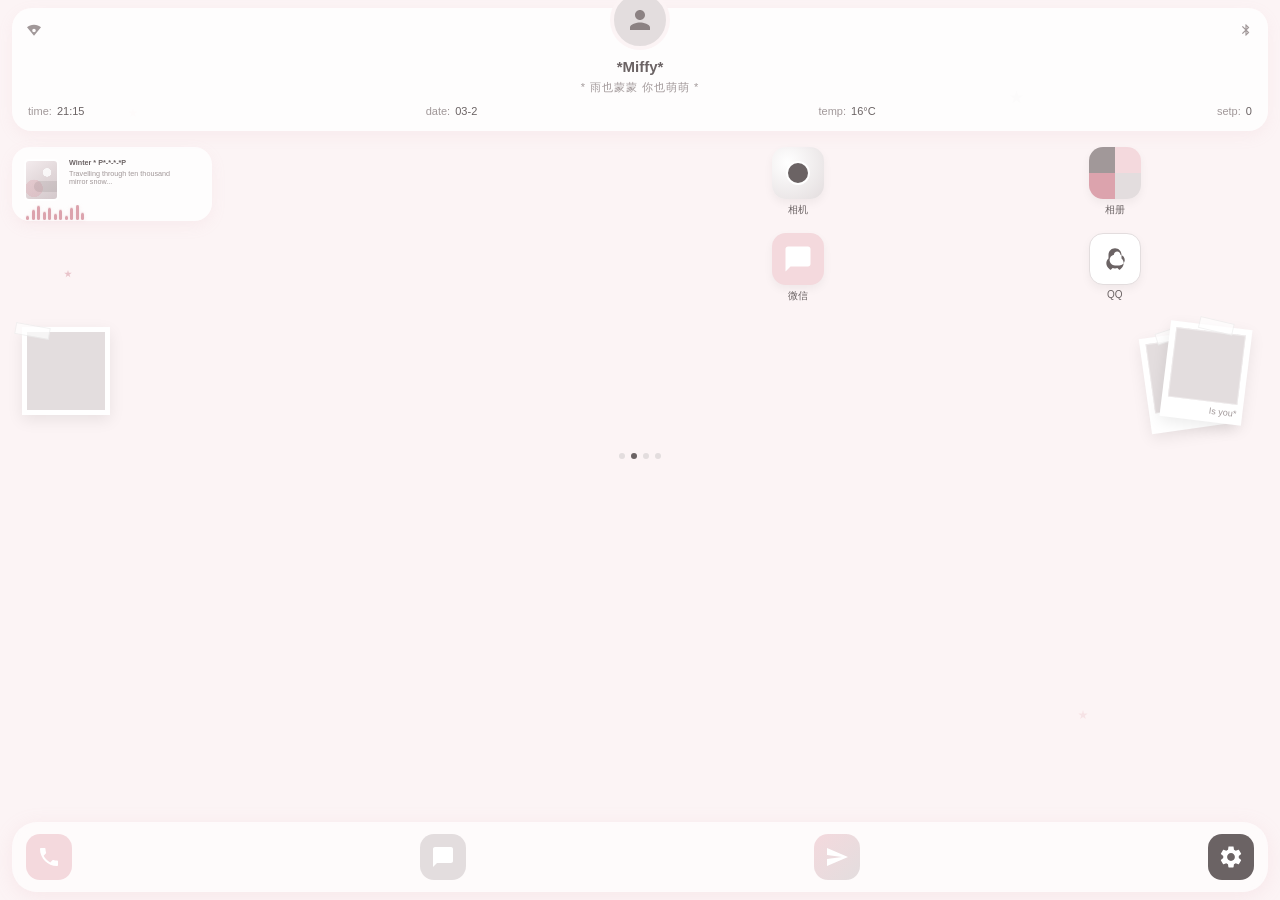
<file: offline.html>
<!DOCTYPE html>
<html lang="zh-CN">
<head>
  <meta charset="UTF-8">
  <meta name="viewport" content="width=device-width, initial-scale=1.0">
  <title>离线提示</title>
  <style>
    :root {
      --bg-color: #fcf4f5;
      --text-main: #6b6364;
      --text-sub: #a19899;
      --pink-light: #f4d9dd;
      --gray-light: #e3ddde;
    }

    * {
      box-sizing: border-box;
      margin: 0;
      padding: 0;
      font-family: -apple-system, BlinkMacSystemFont, "Segoe UI", Roboto, Helvetica, Arial, sans-serif;
    }

    body {
      min-height: 100vh;
      display: grid;
      place-items: center;
      background: radial-gradient(circle at 20% 20%, #ffffff 0%, var(--bg-color) 55%, #f2eaeb 100%);
      color: var(--text-main);
      padding: 20px;
    }

    .card {
      width: min(420px, 100%);
      border-radius: 24px;
      background: rgba(255, 255, 255, 0.8);
      border: 1px solid var(--gray-light);
      box-shadow: 0 10px 30px rgba(107, 99, 100, 0.12);
      padding: 28px;
      text-align: center;
    }

    .badge {
      display: inline-block;
      background: var(--pink-light);
      border-radius: 999px;
      padding: 6px 12px;
      font-size: 12px;
      margin-bottom: 12px;
    }

    h1 {
      font-size: 24px;
      margin-bottom: 10px;
    }

    p {
      color: var(--text-sub);
      line-height: 1.6;
      margin-bottom: 18px;
      font-size: 14px;
    }

    .status {
      min-height: 20px;
      margin: -6px 0 16px;
      font-size: 13px;
      color: var(--text-sub);
    }

    button {
      border: none;
      border-radius: 12px;
      background: var(--pink-light);
      color: var(--text-main);
      font-weight: 700;
      font-size: 14px;
      padding: 10px 16px;
      cursor: pointer;
    }
  </style>
</head>
<body>
  <main class="card">
    <div class="badge">离线模式</div>
    <h1>网络已断开</h1>
    <p>当前无法连接网络，已进入离线页面。<br>请检查网络后点击按钮重试。</p>
    <div class="status" id="connectionStatus">等待网络恢复...</div>
    <button type="button" id="retryButton">重新加载</button>
  </main>

  <script>
    (function() {
      var statusEl = document.getElementById("connectionStatus");
      var retryButton = document.getElementById("retryButton");
      var reloading = false;
      var params = new URLSearchParams(window.location.search);
      var targetUrl = params.get("from") || "";

      if (!targetUrl && document.referrer) {
        try {
          var referrerUrl = new URL(document.referrer);
          if (referrerUrl.origin === window.location.origin) {
            targetUrl = referrerUrl.href;
          }
        } catch (error) {
          targetUrl = "";
        }
      }

      function getReturnUrl() {
        if (targetUrl) {
          return targetUrl;
        }

        return "./";
      }

      function setStatus(text) {
        if (statusEl) {
          statusEl.textContent = text;
        }
      }

      function reloadWhenOnline() {
        if (reloading) {
          return;
        }

        if (!navigator.onLine) {
          setStatus("当前仍未联网，请连接网络后重试。");
          return;
        }

        reloading = true;
        setStatus("网络已恢复，正在返回页面...");

        if (retryButton) {
          retryButton.disabled = true;
          retryButton.textContent = "正在返回...";
        }

        window.location.replace(getReturnUrl());
      }

      function syncNetworkState() {
        if (navigator.onLine) {
          reloadWhenOnline();
        } else {
          setStatus("当前仍未联网，请连接网络后重试。");
        }
      }

      window.addEventListener("online", reloadWhenOnline);
      window.addEventListener("offline", function() {
        reloading = false;
        setStatus("网络已断开，请稍后再试。");

        if (retryButton) {
          retryButton.disabled = false;
          retryButton.textContent = "重新加载";
        }
      });

      if (retryButton) {
        retryButton.addEventListener("click", reloadWhenOnline);
      }

      syncNetworkState();
    })();
  </script>
</body>
</html>
</file>
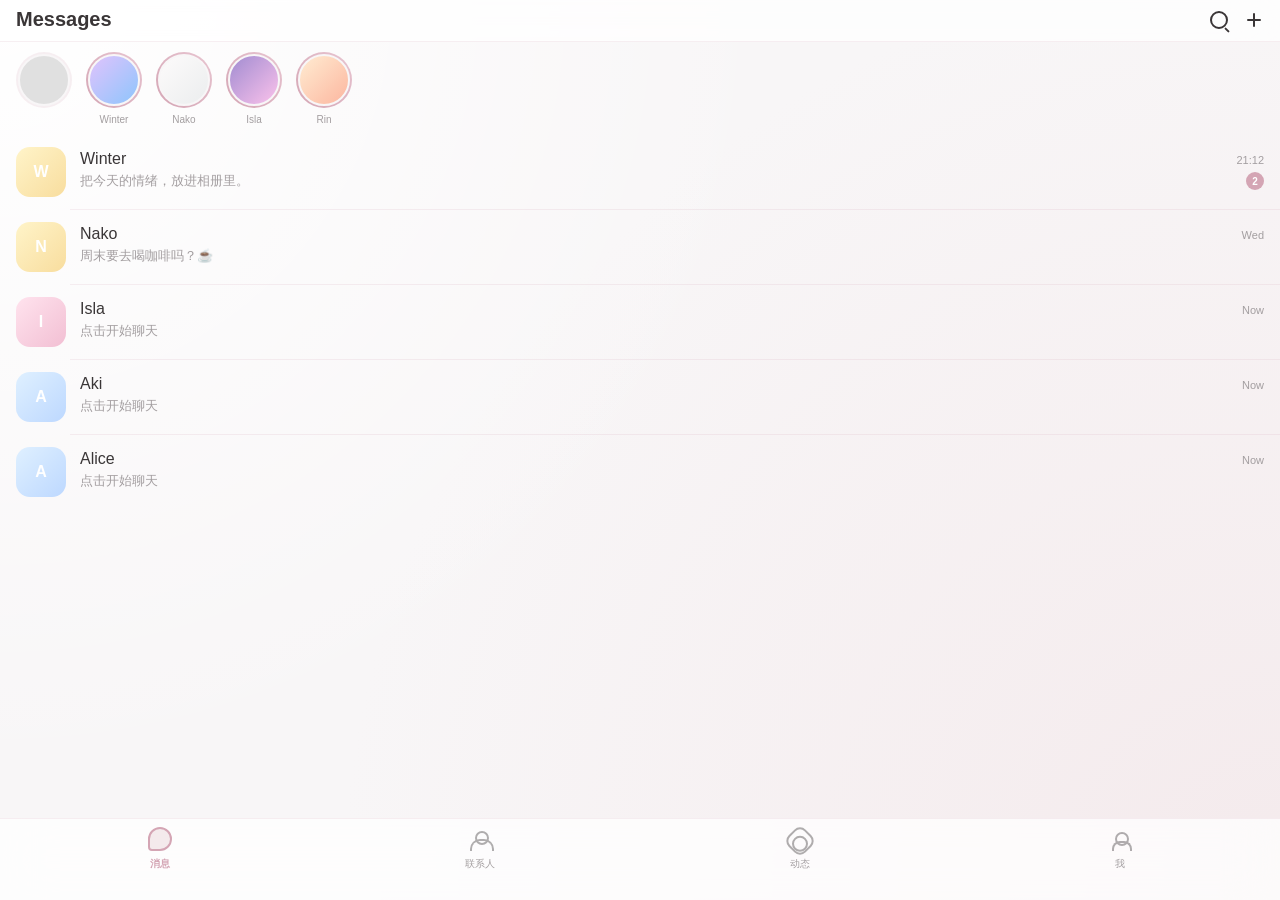
<file: wechat.html>
<!DOCTYPE html>
<html lang="zh-CN">
<head>
    <meta charset="UTF-8">
    <meta name="viewport" content="width=device-width, initial-scale=1.0, maximum-scale=1.0, user-scalable=no, viewport-fit=cover">
    <title>Miffy Social App</title>
    <style>
        :root {
            --app-bg: #f8f6f7;
            --glass-bg: rgba(255, 255, 255, 0.75);
            --dusty-pink: #d4a5b4;
            --dusty-pink-light: #f4eaec;
            --text-dark: #3a3637;
            --text-gray: #a39ea0;
            --border-color: rgba(212, 165, 180, 0.18);
            --card-bg: #ffffff;
            --font-family: -apple-system, BlinkMacSystemFont, "Helvetica Neue", Helvetica, Arial, sans-serif;
            --safe-top: env(safe-area-inset-top, 0px);
            --safe-right: env(safe-area-inset-right, 0px);
            --safe-bottom: env(safe-area-inset-bottom, 0px);
            --safe-left: env(safe-area-inset-left, 0px);
            --nav-height: 74px;
        }

        * { margin: 0; padding: 0; box-sizing: border-box; -webkit-tap-highlight-color: transparent; }
        html { -webkit-text-size-adjust: 100%; }
        button,
        a,
        [role="button"],
        .nav-label,
        .top-left-hit,
        .entry-link,
        .chat-item,
        .c-item,
        .story-item {
            -webkit-tap-highlight-color: transparent;
            touch-action: manipulation;
            user-select: none;
        }
        button,
        a,
        [role="button"],
        .nav-label,
        .top-left-hit,
        .entry-link,
        .chat-item,
        .c-item,
        .story-item {
            transition: transform 0.12s ease, opacity 0.12s ease, box-shadow 0.12s ease, filter 0.12s ease;
        }
        button:active,
        a:active,
        [role="button"]:active,
        .nav-label:active,
        .top-left-hit:active,
        .entry-link:active,
        .chat-item:active,
        .c-item:active,
        .story-item:active {
            transform: translateY(1px) scale(0.97);
        }
        html, body { height: 100%; }
        body { background-color: #e2dfdb; font-family: var(--font-family); margin: 0; min-height: 100vh; overflow: hidden; overscroll-behavior: none; opacity: 0; transform: translate3d(0, 10px, 0); transition: opacity 0.22s ease, transform 0.22s ease; }
        body.page-ready { opacity: 1; transform: translate3d(0, 0, 0); }
        body.page-leaving { opacity: 0; transform: translate3d(0, 8px, 0); }
        .phone-screen {
            width: 100vw;
            height: 100svh;
            height: 100dvh;
            background-color: var(--app-bg);
            background-image: radial-gradient(circle at 0% 0%, #fff 0%, transparent 50%), radial-gradient(circle at 100% 100%, var(--dusty-pink-light) 0%, transparent 60%);
            position: relative;
            overflow: hidden;
            border-radius: 0;
            box-shadow: none;
            display: flex; flex-direction: column;
            min-height: 0;
        }
        .top-left-hit {
            position: absolute;
            top: 0;
            left: 0;
            width: 32px;
            height: 32px;
            z-index: 160;
            text-decoration: none;
            background: transparent;
        }
        .status-bar { display: none; }
        .status-right { display: flex; align-items: center; gap: 6px; }
        .css-battery { width: 22px; height: 11px; border: 1.5px solid var(--text-dark); border-radius: 4px; position: relative; padding: 1px; }
        .css-battery::before { content: ''; display: block; width: 70%; height: 100%; background: var(--text-dark); border-radius: 1px; }
        .css-battery::after { content: ''; position: absolute; right: -4px; top: 2px; width: 2px; height: 4px; background: var(--text-dark); border-radius: 0 2px 2px 0; }
        .css-signal { display: flex; align-items: flex-end; gap: 1.5px; height: 10px; }
        .css-signal span { width: 3px; background: var(--text-dark); border-radius: 2px;}
        .css-signal span:nth-child(1) { height: 4px; } .css-signal span:nth-child(2) { height: 6px; } .css-signal span:nth-child(3) { height: 8px; } .css-signal span:nth-child(4) { height: 10px; }
        input[type="radio"] { display: none; }
        .page { display: none; flex: 1; min-height: 0; overflow-y: auto; overflow-x: hidden; -webkit-overflow-scrolling: touch; overscroll-behavior-y: contain; scrollbar-width: none; padding-bottom: calc(var(--nav-height) + var(--safe-bottom) + 12px); }
        .page::-webkit-scrollbar { display: none; }
        #tab-1:checked ~ .pages #page-1,
        #tab-2:checked ~ .pages #page-2,
        #tab-3:checked ~ .pages #page-3,
        #tab-4:checked ~ .pages #page-4 { display: block; animation: fadeIn 0.18s ease; }
        @keyframes fadeIn { from { opacity: 0.65; } to { opacity: 1; } }
        .bottom-nav {
            position: fixed;
            bottom: 0;
            left: 0;
            width: 100%;
            height: calc(var(--nav-height) + max(var(--safe-bottom), 8px));
            background: var(--glass-bg); backdrop-filter: blur(25px); -webkit-backdrop-filter: blur(25px);
            border-top: 1px solid var(--border-color); border-radius: 0;
            display: flex; justify-content: space-around; align-items: flex-start; padding-top: 10px; padding-bottom: max(10px, var(--safe-bottom)); z-index: 200;
        }
        .nav-label { display: flex; flex-direction: column; align-items: center; gap: 4px; width: 60px; cursor: pointer; }
        .nav-text { font-size: 10px; color: var(--text-gray); font-weight: 500; transition: color 0.3s; }
        .nav-icon { width: 24px; height: 24px; position: relative; opacity: 0.4; transition: all 0.3s; }
        .icon-msg { border: 2px solid var(--text-dark); border-radius: 12px 12px 12px 4px; }
        .icon-contact::before { content:''; position:absolute; bottom: 2px; left: 2px; width: 20px; height: 10px; border: 2px solid var(--text-dark); border-bottom: none; border-radius: 10px 10px 0 0; }
        .icon-contact::after { content:''; position:absolute; top: 2px; left: 7px; width: 10px; height: 10px; border: 2px solid var(--text-dark); border-radius: 50%; }
        .icon-star { border: 2px solid var(--text-dark); border-radius: 8px; transform: rotate(45deg); }
        .icon-star::after { content:''; position:absolute; top: 4px; left: 4px; width: 12px; height: 12px; border: 2px solid var(--text-dark); border-radius: 50%; }
        .icon-me::before { content:''; position:absolute; bottom: 2px; left: 4px; width: 16px; height: 8px; border: 2px solid var(--text-dark); border-bottom: none; border-radius: 8px 8px 0 0; }
        .icon-me::after { content:''; position:absolute; top: 3px; left: 7px; width: 10px; height: 10px; border: 2px solid var(--text-dark); border-radius: 50%; }
        #tab-1:checked ~ .bottom-nav .lbl-1 .nav-text,
        #tab-2:checked ~ .bottom-nav .lbl-2 .nav-text,
        #tab-3:checked ~ .bottom-nav .lbl-3 .nav-text,
        #tab-4:checked ~ .bottom-nav .lbl-4 .nav-text { color: var(--dusty-pink); font-weight: 600;}
        #tab-1:checked ~ .bottom-nav .lbl-1 .nav-icon,
        #tab-2:checked ~ .bottom-nav .lbl-2 .nav-icon,
        #tab-3:checked ~ .bottom-nav .lbl-3 .nav-icon,
        #tab-4:checked ~ .bottom-nav .lbl-4 .nav-icon { opacity: 1; transform: translateY(-2px); }
        #tab-1:checked ~ .bottom-nav .lbl-1 .icon-msg { border-color: var(--dusty-pink); background: var(--dusty-pink-light); }
        #tab-2:checked ~ .bottom-nav .lbl-2 .icon-contact::before, #tab-2:checked ~ .bottom-nav .lbl-2 .icon-contact::after { border-color: var(--dusty-pink); }
        #tab-3:checked ~ .bottom-nav .lbl-3 .icon-star, #tab-3:checked ~ .bottom-nav .lbl-3 .icon-star::after { border-color: var(--dusty-pink); }
        #tab-4:checked ~ .bottom-nav .lbl-4 .icon-me::before, #tab-4:checked ~ .bottom-nav .lbl-4 .icon-me::after { border-color: var(--dusty-pink); }
        .app-header { padding: calc(8px + var(--safe-top)) max(16px, calc(16px + var(--safe-right))) 10px max(16px, calc(16px + var(--safe-left))); display: flex; justify-content: space-between; align-items: center; position: sticky; top: 0; z-index: 50; background: var(--app-bg); }
        .app-header.glass { background: var(--glass-bg); backdrop-filter: blur(20px); border-bottom: 1px solid var(--border-color); }
        .header-title { font-size: 20px; font-weight: 700; color: var(--text-dark); }
        .header-actions { display: flex; gap: 16px; align-items: center; }
        .avatar { border-radius: 14px; background: #e0e0e0; position: relative; overflow: hidden; flex-shrink: 0;}
        .av-1 { background: linear-gradient(135deg, #e0c3fc, #8ec5fc); }
        .av-2 { background: linear-gradient(135deg, #fdfbfb, #ebedee); }
        .av-3 { background: linear-gradient(135deg, #a18cd1, #fbc2eb); }
        .av-4 { background: linear-gradient(135deg, #ffecd2, #fcb69f); }
        .av-5 { background: linear-gradient(to top, #cfd9df, #e2ebf0); }
        .divider { height: 1px; background: var(--border-color); margin-left: 70px; margin-right: max(0px, var(--safe-right)); }
        .i-search { width: 18px; height: 18px; border: 2px solid var(--text-dark); border-radius: 50%; position: relative; }
        .i-search::after { content:''; position:absolute; bottom: -4px; right: -4px; width: 6px; height: 2px; background: var(--text-dark); transform: rotate(45deg); border-radius: 2px; }
        .i-plus { width: 20px; height: 20px; position: relative; }
        .i-plus::before, .i-plus::after { content:''; position:absolute; background: var(--text-dark); border-radius: 2px; top: 50%; left: 50%; transform: translate(-50%, -50%); }
        .i-plus::before { width: 14px; height: 2px; } .i-plus::after { width: 2px; height: 14px; }
        .i-camera { width: 22px; height: 16px; border: 2px solid var(--text-dark); border-radius: 4px; position: relative; }
        .i-camera::before { content:''; position:absolute; top:-3px; left:4px; width: 10px; height: 3px; background: var(--text-dark); border-radius: 2px 2px 0 0;}
        .i-camera::after { content:''; position:absolute; top: 2px; left: 4px; width: 8px; height: 8px; border: 2px solid var(--text-dark); border-radius: 50%; }
        .i-arrow { width: 8px; height: 8px; border-top: 2px solid var(--text-gray); border-right: 2px solid var(--text-gray); transform: rotate(45deg); opacity: 0.6;}
        .story-scroll { display: flex; gap: 14px; padding: 10px max(16px, calc(16px + var(--safe-right))) 10px max(16px, calc(16px + var(--safe-left))); overflow-x: auto; }
        .story-item { display: flex; flex-direction: column; align-items: center; gap: 6px; }
        .story-ring { width: 56px; height: 56px; border-radius: 50%; padding: 2px; background: linear-gradient(45deg, var(--dusty-pink), #e8c5d1); }
        .story-ring .avatar { width: 100%; height: 100%; border-radius: 50%; border: 2px solid var(--app-bg); }
        .story-item.my .story-ring { background: var(--border-color); }
        .chat-item { display: flex; align-items: center; padding: 12px max(16px, calc(16px + var(--safe-right))) 12px max(16px, calc(16px + var(--safe-left))); }
        .entry-link { text-decoration: none; color: inherit; display: block; }
        .chat-avatar-box { position: relative; margin-right: 14px; }
        .chat-avatar-box .avatar { width: 50px; height: 50px; }
        .status-dot { position: absolute; bottom: -2px; right: -2px; width: 14px; height: 14px; background: #a8d5a2; border: 2px solid var(--app-bg); border-radius: 50%; }
        .status-dot.pink { background: var(--dusty-pink); }
        .chat-content { flex: 1; min-width: 0; }
        .c-row { display: flex; justify-content: space-between; align-items: baseline; margin-bottom: 4px; }
        .c-name { font-size: 16px; font-weight: 500; color: var(--text-dark); }
        .c-time { font-size: 11px; color: var(--text-gray); }
        .c-msg { font-size: 13px; color: var(--text-gray); white-space: nowrap; overflow: hidden; text-overflow: ellipsis; padding-right: 10px; }
        .badge { background: var(--dusty-pink); color: #fff; font-size: 10px; font-weight: bold; min-width: 18px; height: 18px; border-radius: 9px; display: flex; justify-content: center; align-items: center; padding: 0 5px; }
        .contact-group { padding: 10px 0; }
        .c-item { display: flex; align-items: center; padding: 10px max(16px, calc(16px + var(--safe-right))) 10px max(16px, calc(16px + var(--safe-left))); }
        .c-item .avatar { width: 40px; height: 40px; border-radius: 12px; margin-right: 15px; display: flex; justify-content: center; align-items: center; background: var(--card-bg); border: 1px solid var(--border-color); }
        .icon-new-friend { width: 18px; height: 18px; border: 2px solid var(--dusty-pink); border-radius: 50%; position: relative; }
        .icon-new-friend::after { content:'+'; position:absolute; top:-8px; right:-8px; color: var(--dusty-pink); font-size: 14px; font-weight: bold;}
        .icon-group { width: 14px; height: 14px; border: 2px solid #8ba4c7; border-radius: 50%; position: relative; transform: translateX(-4px);}
        .icon-group::after { content:''; position:absolute; top: -2px; left: 8px; width: 10px; height: 10px; border: 2px solid #8ba4c7; border-radius: 50%; }
        .c-name-text { font-size: 15px; color: var(--text-dark); }
        .index-letter { background: var(--dusty-pink-light); color: var(--dusty-pink); font-size: 12px; font-weight: bold; padding: 4px max(16px, calc(16px + var(--safe-right))) 4px max(16px, calc(16px + var(--safe-left))); margin-top: 10px;}
        .alpha-nav { position: fixed; right: max(6px, calc(6px + var(--safe-right))); top: 50%; transform: translateY(-50%); display: flex; flex-direction: column; align-items: center; gap: 2px; font-size: 10px; color: var(--text-gray); z-index: 60; pointer-events: none;}
        .moments-header { height: 220px; background: linear-gradient(180deg, #e4d5dc 0%, var(--app-bg) 100%); position: relative; margin-bottom: 40px;}
        .moments-user { position: absolute; right: 20px; bottom: -20px; display: flex; align-items: center; gap: 15px; }
        .moments-user .name { font-size: 18px; font-weight: bold; color: var(--text-dark); text-shadow: 0 1px 2px rgba(255,255,255,0.5); margin-bottom: 25px;}
        .moments-user .avatar { width: 64px; height: 64px; border-radius: 18px; border: 3px solid var(--app-bg); }
        .moment-card { padding: 20px max(16px, calc(16px + var(--safe-right))) 20px max(16px, calc(16px + var(--safe-left))); display: flex; gap: 12px; border-bottom: 1px solid var(--border-color); }
        .moment-card .avatar { width: 42px; height: 42px; }
        .m-content { flex: 1; }
        .m-name { font-size: 15px; font-weight: 600; color: #826e75; margin-bottom: 4px; }
        .m-text { font-size: 14px; color: var(--text-dark); line-height: 1.5; margin-bottom: 10px; }
        .m-grid { display: grid; grid-template-columns: repeat(2, 100px); gap: 6px; margin-bottom: 12px; }
        .m-img { width: 100px; height: 100px; border-radius: 8px; background: #e0e0e0; }
        .m-img-1 { background: linear-gradient(45deg, #d4a5b4, #e8c5d1); }
        .m-img-2 { background: linear-gradient(45deg, #cfd9df, #e2ebf0); }
        .m-footer { display: flex; justify-content: space-between; align-items: center; }
        .m-time { font-size: 11px; color: var(--text-gray); }
        .m-actions { display: flex; gap: 16px; background: var(--card-bg); padding: 4px 10px; border-radius: 12px; box-shadow: 0 2px 8px rgba(0,0,0,0.03);}
        .i-heart { width: 14px; height: 14px; position: relative; transform: rotate(-45deg) translateY(2px); }
        .i-heart::before, .i-heart::after { content:''; position:absolute; width: 14px; height: 14px; background: var(--text-gray); border-radius: 50%; }
        .i-heart::before { top: -7px; left: 0; } .i-heart::after { top: 0; left: 7px; }
        .i-heart.active::before, .i-heart.active::after { background: var(--dusty-pink); }
        .i-chat { width: 16px; height: 12px; border: 1.5px solid var(--text-gray); border-radius: 4px; position: relative; margin-top: 2px;}
        .i-chat::after { content:''; position:absolute; bottom:-4px; left: 3px; border-width: 3px; border-style: solid; border-color: var(--text-gray) transparent transparent transparent; transform: rotate(20deg); }
        /* Me page styles imported from nav-me.css */
        .i-qr { width: 16px; height: 16px; border: 1px solid var(--text-gray); display: grid; grid-template-columns: 1fr 1fr; gap: 1px; padding: 2px; border-radius: 3px; opacity: 0.6;}
        .i-qr span { background: var(--text-gray); border-radius: 1px;}
        .i-qr span:nth-child(4) { background: transparent; }
        .setting-group { margin: 0 max(16px, calc(16px + var(--safe-right))) 20px max(16px, calc(16px + var(--safe-left))); background: var(--card-bg); border-radius: 20px; overflow: hidden; box-shadow: 0 4px 15px rgba(0,0,0,0.02); }
        .s-item { display: flex; align-items: center; padding: 16px 20px; position: relative; }
        .s-item:not(:last-child)::after { content:''; position:absolute; bottom: 0; left: 54px; right: 0; height: 1px; background: var(--border-color); }
        .s-icon-box { width: 26px; height: 26px; border-radius: 8px; margin-right: 12px; display: flex; justify-content: center; align-items: center; }
        .bg-pink { background: linear-gradient(135deg, #f0e4e8, var(--dusty-pink)); }
        .bg-blue { background: linear-gradient(135deg, #e0ebf5, #a3c2db); }
        .bg-yellow { background: linear-gradient(135deg, #fdf5e6, #ebd5a3); }
        .bg-gray { background: linear-gradient(135deg, #f0f0f0, #c4c4c4); }
        .i-wallet { width: 14px; height: 10px; border: 1.5px solid #fff; border-radius: 2px; }
        .i-fav { width: 12px; height: 12px; background: #fff; transform: rotate(45deg); border-radius: 2px;}
        .i-album { width: 14px; height: 10px; border: 1.5px solid #fff; border-radius: 2px; position: relative;}
        .i-album::after { content:''; position:absolute; bottom:0; left:2px; width:6px; height:4px; background:#fff; clip-path: polygon(50% 0, 100% 100%, 0 100%);}
        .i-card { width: 14px; height: 10px; border-top: 3px solid #fff; border-bottom: 3px solid #fff; }
        .i-gear { width: 12px; height: 12px; border: 2px dashed #fff; border-radius: 50%; }
        .s-text { flex: 1; font-size: 15px; color: var(--text-dark); }

        @media (max-width: 380px) {
            .header-title { font-size: 18px; }
            .nav-label { width: 56px; }
            .nav-text { font-size: 9px; }
            .story-ring { width: 52px; height: 52px; }
            .chat-avatar-box .avatar { width: 46px; height: 46px; }
            .c-name { font-size: 15px; }
            .c-msg { font-size: 12px; }
            .moment-card { gap: 10px; }
            .m-grid { grid-template-columns: repeat(2, minmax(80px, 96px)); }
            .m-img { width: 100%; height: 96px; }
        }

        @media (prefers-reduced-motion: reduce) {
            body { opacity: 1; transform: none; transition: none; }
            body.page-ready, body.page-leaving { opacity: 1; transform: none; }
            button,
            a,
            [role="button"],
            .nav-label,
            .top-left-hit,
            .entry-link,
            .chat-item,
            .c-item,
            .story-item,
            .nav-text,
            .nav-icon { transition: none; }
            #tab-1:checked ~ .pages #page-1,
            #tab-2:checked ~ .pages #page-2,
            #tab-3:checked ~ .pages #page-3,
            #tab-4:checked ~ .pages #page-4 { animation: none; }
        }
    </style>
</head>
<body>
    <div class="phone-screen">
        <a class="top-left-hit" href="index.html" aria-label="返回桌面"></a>
        <div class="status-bar">
            <div>21:16</div>
            <div class="status-right">
                <div class="css-signal"><span></span><span></span><span></span><span></span></div>
                <div class="css-battery"></div>
            </div>
        </div>

        <input type="radio" name="nav" id="tab-1" checked>
        <input type="radio" name="nav" id="tab-2">
        <input type="radio" name="nav" id="tab-3">
        <input type="radio" name="nav" id="tab-4">

        <div class="pages" style="display:flex; flex:1; flex-direction:column; overflow:hidden; min-height:0;">
            <div id="page-1" class="page">
                <header class="app-header glass">
                    <div class="header-title">Messages</div>
                    <div class="header-actions"><div class="i-search"></div><div class="i-plus"></div></div>
                </header>
                <div class="story-scroll">
                    <div class="story-item my"><div class="story-ring"><div class="avatar"></div></div></div>
                    <div class="story-item"><div class="story-ring"><div class="avatar av-1"></div></div><span style="font-size:10px;color:var(--text-gray)">Winter</span></div>
                    <div class="story-item"><div class="story-ring"><div class="avatar av-2"></div></div><span style="font-size:10px;color:var(--text-gray)">Nako</span></div>
                    <div class="story-item"><div class="story-ring"><div class="avatar av-3"></div></div><span style="font-size:10px;color:var(--text-gray)">Isla</span></div>
                    <div class="story-item"><div class="story-ring"><div class="avatar av-4"></div></div><span style="font-size:10px;color:var(--text-gray)">Rin</span></div>
                </div>
                <div id="messageList"></div>
            </div>
            <div id="page-2" class="page">
                <header class="app-header glass">
                    <div class="header-title">Contacts</div>
                    <div class="header-actions"><div class="i-search"></div></div>
                </header>
                <div class="alpha-nav"><span>↑</span><span>A</span><span>B</span><span>C</span><span>F</span><span>I</span><span>M</span><span>N</span><span>R</span><span>W</span><span>#</span></div>
                <div class="contact-group">
                    <div class="c-item"><div class="avatar"><div class="icon-new-friend"></div></div><span class="c-name-text">New Friends</span></div>
                    <div class="c-item"><div class="avatar"><div class="icon-group"></div></div><span class="c-name-text">Group Chats</span></div>
                </div>
                <div id="dynamicContacts"></div>
            </div>
            <div id="page-3" class="page">
                <header class="app-header" style="position:absolute; width:100%; background:transparent;">
                    <div class="header-title" style="visibility:hidden">Moments</div>
                    <div class="header-actions" style="margin-right:10px;"><div class="i-camera"></div></div>
                </header>
                <div class="moments-header">
                    <div class="moments-user">
                        <span class="name">Miffy</span>
                        <div class="avatar av-4"></div>
                    </div>
                </div>
                <div class="moment-card">
                    <div class="avatar av-1"></div>
                    <div class="m-content">
                        <div class="m-name">Winter</div>
                        <div class="m-text">粉色黄昏与不期而遇的温柔。☁️</div>
                        <div class="m-grid">
                            <div class="m-img m-img-1"></div>
                            <div class="m-img m-img-2"></div>
                        </div>
                        <div class="m-footer">
                            <span class="m-time">12 mins ago</span>
                            <div class="m-actions">
                                <div class="i-heart active"></div>
                                <div class="i-chat"></div>
                            </div>
                        </div>
                    </div>
                </div>
                <div class="moment-card">
                    <div class="avatar av-2"></div>
                    <div class="m-content">
                        <div class="m-name">Nako</div>
                        <div class="m-text">今天也是好好生活的一天。记录一下刚买的桌面小物件。</div>
                        <div class="m-footer">
                            <span class="m-time">2 hours ago</span>
                            <div class="m-actions">
                                <div class="i-heart"></div>
                                <div class="i-chat"></div>
                            </div>
                        </div>
                    </div>
                </div>
            </div>
            <div id="page-4" class="page">
                <div class="me-header">
                    <div class="avatar av-4"></div>
                    <div class="me-info">
                        <div class="me-name">Miffy</div>
                        <div class="me-id">ID: miffy_yoo</div>
                    </div>
                </div>
                <div class="setting-group">
                    <div class="s-item">
                        <div class="s-icon-box bg-pink"><div class="i-wallet"></div></div>
                        <span class="s-text">服务</span><div class="i-arrow"></div>
                    </div>
                </div>
                <div class="setting-group">
                    <div class="s-item">
                        <div class="s-icon-box bg-blue"><div class="i-fav"></div></div>
                        <span class="s-text">收藏</span><div class="i-arrow"></div>
                    </div>
                    <div class="s-item">
                        <div class="s-icon-box bg-blue"><div class="i-album"></div></div>
                        <span class="s-text">面具</span><div class="i-arrow"></div>
                    </div>
                    <div class="s-item">
                        <div class="s-icon-box bg-yellow"><div class="i-card"></div></div>
                        <span class="s-text">银行卡</span><div class="i-arrow"></div>
                    </div>
                </div>
                <div class="setting-group">
                    <div class="s-item">
                        <div class="s-icon-box bg-gray"><div class="i-gear"></div></div>
                        <span class="s-text">设置</span><div class="i-arrow"></div>
                    </div>
                </div>
            </div>
        </div>
        <nav class="bottom-nav">
            <label for="tab-1" class="nav-label lbl-1">
                <div class="nav-icon icon-msg"></div><span class="nav-text">消息</span>
            </label>
            <label for="tab-2" class="nav-label lbl-2">
                <div class="nav-icon icon-contact"></div><span class="nav-text">联系人</span>
            </label>
            <label for="tab-3" class="nav-label lbl-3">
                <div class="nav-icon icon-star"></div><span class="nav-text">动态</span>
            </label>
            <label for="tab-4" class="nav-label lbl-4">
                <div class="nav-icon icon-me"></div><span class="nav-text">我</span>
            </label>
        </nav>
    </div>
    <!-- Add Contact Modal -->
    <div id="addContactModal" class="modal" aria-hidden="true" style="display:none;">
        <div class="modal-sheet">
            <div class="modal-title">添加</div>
            <div style="padding:12px 16px; display:flex; flex-direction:column; gap:8px;">
                <button id="btnSelfBuild" class="modal-btn">自建联系人</button>
                <button id="btnImportCard" class="modal-btn">导入角色卡</button>
            </div>
        </div>
    </div>

    <!-- Self build contact modal -->
    <div id="selfBuildModal" class="modal" aria-hidden="true" style="display:none;">
        <div class="modal-sheet">
    
            <div class="modal-title">新建联系人</div>
            <div style="padding:12px 16px; display:flex; flex-direction:column; gap:8px;">
                <input id="contactName" placeholder="昵称" style="padding:10px;border-radius:10px;border:1px solid var(--border-color);">
                <input id="contactCallName" placeholder="称呼" style="padding:10px;border-radius:10px;border:1px solid var(--border-color);">
                <input id="contactAvatarUrl" placeholder="头像 URL (可选)" style="padding:10px;border-radius:10px;border:1px solid var(--border-color);">
            </div>
            <div style="display:flex; gap:10px; padding:12px 16px; justify-content:flex-end;">
                <button id="selfBuildCancel" class="modal-action">取消</button>
                <button id="selfBuildSave" class="modal-action primary">保存</button>
            </div>
        </div>
    </div>

    <link rel="stylesheet" href="nav-me.css">
    <style>
        .modal { position: fixed; left: 0; top: 0; right:0; bottom:0; background: rgba(0,0,0,0.25); display:flex; align-items:flex-end; justify-content:center; z-index:300; }
        .modal-sheet { width: 100%; max-width: 520px; background: #fff; border-radius: 14px 14px 0 0; box-shadow: 0 -6px 30px rgba(0,0,0,0.12); padding-bottom:12px; }
        .modal.show { display:flex !important; }
        .modal-close { position:absolute; right:12px; top:8px; border:none; background:transparent; font-size:20px; }
        .modal-title { font-size:16px; font-weight:700; padding:14px 16px 6px 16px; }
        .modal-btn { width:100%; padding:12px; border-radius:10px; border:1px solid var(--border-color); background:var(--card-bg); font-weight:600; }
        .modal-action { padding:8px 12px; border-radius:8px; border:1px solid var(--border-color); background:transparent; }
        .modal-action.primary { background: var(--dusty-pink); color:#fff; border: none; }
    </style>

    <script>
        document.addEventListener('DOMContentLoaded', function(){
            var CONTACTS_KEY = 'miffy_contacts_v1';
            var CHATS_KEY = 'miffy_chats_v1';
            var CHAT_HISTORY_KEY = 'miffy_chat_history_v1';
            var plus = document.querySelector('.i-plus');
            var addModal = document.getElementById('addContactModal');
            var btnSelf = document.getElementById('btnSelfBuild');
            var btnImport = document.getElementById('btnImportCard');
            var selfModal = document.getElementById('selfBuildModal');
            var selfClose = document.getElementById('selfBuildClose');
            var selfCancel = document.getElementById('selfBuildCancel');
            var selfSave = document.getElementById('selfBuildSave');

            function openModal(m){ if(!m) return; m.style.display='flex'; m.classList.add('show'); m.setAttribute('aria-hidden','false'); }
            function closeModal(m){ if(!m) return; m.style.display='none'; m.classList.remove('show'); m.setAttribute('aria-hidden','true'); }

            if(plus) plus.addEventListener('click', function(e){ e.preventDefault(); openModal(addModal); });
            if(addModal) addModal.addEventListener('click', function(e){ if(e.target === addModal) closeModal(addModal); });

            if(btnSelf) btnSelf.addEventListener('click', function(){ closeModal(addModal); openModal(selfModal); });
            if(btnImport) btnImport.addEventListener('click', function(){ closeModal(addModal); alert('导入角色卡功能尚未实现'); });

            if(selfClose) selfClose.addEventListener('click', function(){ closeModal(selfModal); });
            if(selfCancel) selfCancel.addEventListener('click', function(){ closeModal(selfModal); });
            if(selfModal) selfModal.addEventListener('click', function(e){ if(e.target === selfModal) closeModal(selfModal); });

            function readContacts(){ try{ return JSON.parse(localStorage.getItem(CONTACTS_KEY)||'[]'); }catch(e){ return []; } }
            function writeContacts(list){ try{ localStorage.setItem(CONTACTS_KEY, JSON.stringify(list||[])); }catch(e){}
            }
            function readChats(){ try{ return JSON.parse(localStorage.getItem(CHATS_KEY)||'[]'); }catch(e){ return []; } }
            function writeChats(list){ try{ localStorage.setItem(CHATS_KEY, JSON.stringify(list||[])); }catch(e){}
            }
            function readChatHistory(){ try{ var raw = JSON.parse(localStorage.getItem('miffy_chat_history_v1')||'{}'); return raw && typeof raw === 'object' && !Array.isArray(raw) ? raw : {}; }catch(e){ return {}; } }
            function writeChatHistory(map){ try{ localStorage.setItem('miffy_chat_history_v1', JSON.stringify(map||{})); }catch(e){}
            }
            function readChatSettingsMap(){ try{ var raw = JSON.parse(localStorage.getItem('miffy_chat_settings_by_chat_v1')||'{}'); return raw && typeof raw === 'object' && !Array.isArray(raw) ? raw : {}; }catch(e){ return {}; } }
            function writeChatSettingsMap(map){ try{ localStorage.setItem('miffy_chat_settings_by_chat_v1', JSON.stringify(map||{})); }catch(e){}
            }
            function buildTimeText(){ var now = new Date(); return String(now.getHours()).padStart(2, '0') + ':' + String(now.getMinutes()).padStart(2, '0'); }
            function createContactId(){ return 'c_' + Date.now() + '_' + Math.random().toString(36).slice(2, 8); }
            function createChatId(contactId){ return 'chat_' + contactId; }
            function buildChatRoute(item){
                var params = new URLSearchParams();
                if(item && item.id) params.set('chatId', item.id);
                if(item && item.contactId) params.set('contactId', item.contactId);
                var query = params.toString();
                return '聊天界面.html' + (query ? '?' + query : '');
            }
            function readChatHistories(){
                try{
                    var raw = JSON.parse(localStorage.getItem(CHAT_HISTORY_KEY) || '{}');
                    if(raw && typeof raw === 'object' && !Array.isArray(raw)) return raw;
                    return {};
                }catch(e){ return {}; }
            }
            function writeChatHistories(map){
                try{ localStorage.setItem(CHAT_HISTORY_KEY, JSON.stringify(map || {})); }catch(e){}
            }
            function createId(prefix){
                return prefix + '_' + Date.now() + '_' + Math.random().toString(36).slice(2, 8);
            }
            function formatCurrentTime(){
                var now = new Date();
                var hh = String(now.getHours()).padStart(2, '0');
                var mm = String(now.getMinutes()).padStart(2, '0');
                return hh + ':' + mm;
            }
            function buildChatDetailHref(chat){
                var params = new URLSearchParams();
                if(chat && chat.id) params.set('chatId', chat.id);
                if(chat && chat.contactId) params.set('contactId', chat.contactId);
                return '聊天界面.html?' + params.toString();
            }
            function extractAvatarText(name){
                var text = String(name || '').trim();
                return text ? text.charAt(0).toUpperCase() : 'W';
            }
            function buildAvatarGradient(seedText){
                var seed = (seedText || 'W').charCodeAt(0) || 87;
                var paletteIndex = seed % 3;

                if (paletteIndex === 0) {
                    return 'linear-gradient(135deg, #fff4c9, #f8dd9e)';
                }

                if (paletteIndex === 1) {
                    return 'linear-gradient(135deg, #ffe3ee, #f2bfd3)';
                }

                return 'linear-gradient(135deg, #dff0ff, #bdd8ff)';
            }
            function applyAvatarFallback(el, name, avatarUrl){
                if(!el) return;
                var avatarText = extractAvatarText(name);
                if(avatarUrl){
                    el.style.background = '';
                    el.style.backgroundImage = 'url("' + avatarUrl.replace(/"/g, '\\"') + '")';
                    el.style.backgroundSize = 'cover';
                    el.style.backgroundPosition = 'center';
                    el.style.color = 'transparent';
                    el.textContent = '';
                    return;
                }
                el.style.backgroundImage = 'none';
                el.style.background = buildAvatarGradient(avatarText);
                el.style.backgroundSize = '';
                el.style.backgroundPosition = '';
                el.style.display = 'flex';
                el.style.alignItems = 'center';
                el.style.justifyContent = 'center';
                el.style.color = '#ffffff';
                el.style.fontWeight = '700';
                el.textContent = avatarText;
            }
            function renderContacts(){
                var dyn = document.getElementById('dynamicContacts');
                if(!dyn) return;
                var list = readContacts().slice().sort(function(a, b){
                    var nameA = String((a && (a.name || a.callName)) || '').toLowerCase();
                    var nameB = String((b && (b.name || b.callName)) || '').toLowerCase();
                    return nameA.localeCompare(nameB);
                });
                dyn.innerHTML = '';
                var lastLetter = '';
                for(var i=0;i<list.length;i++){
                    var c = list[i];
                    var displayName = c.name || c.callName || 'Unnamed';
                    var firstLetter = displayName.charAt(0).toUpperCase() || '#';
                    if(firstLetter !== lastLetter){
                        var indexLetter = document.createElement('div');
                        indexLetter.className = 'index-letter';
                        indexLetter.textContent = /[A-Z]/.test(firstLetter) ? firstLetter : '#';
                        dyn.appendChild(indexLetter);
                        lastLetter = firstLetter;
                    }
                    var a = document.createElement('a'); a.className='entry-link';
                    a.href = buildChatDetailHref({ id: c.chatId, contactId: c.id, name: c.name, callName: c.callName, avatar: c.avatar });
                    var row = document.createElement('div'); row.className='c-item';
                    var av = document.createElement('div'); av.className='avatar'; av.style.width='40px'; av.style.height='40px'; applyAvatarFallback(av, displayName, c.avatar);
                    var span = document.createElement('span'); span.className='c-name-text'; span.textContent = displayName;
                    row.appendChild(av); row.appendChild(span); a.appendChild(row); dyn.appendChild(a);
                    if(i < list.length - 1){
                        var divider = document.createElement('div');
                        divider.className = 'divider';
                        divider.style.marginLeft = '75px';
                        dyn.appendChild(divider);
                    }
                }
            }
            function renderSavedChats(){
                var messageList = document.getElementById('messageList');
                if(!messageList) return;
                var chats = readChats();
                messageList.innerHTML = '';

                for(var j=0;j<chats.length;j++){
                    var item = chats[j];
                    var displayName = item.name || item.callName || 'Unnamed';
                    var link = document.createElement('a');
                    link.className = 'entry-link';
                    link.href = buildChatDetailHref(item);

                    var chat = document.createElement('div');
                    chat.className = 'chat-item';

                    var avatarBox = document.createElement('div');

                    var row1 = document.createElement('div');
                    avatarBox.className = 'chat-avatar-box';
                    var av = document.createElement('div');
                    av.className = 'avatar';
                    av.style.width = '50px';
                    av.style.height = '50px';
                    applyAvatarFallback(av, displayName, item.avatar);
                    avatarBox.appendChild(av);

                    var content = document.createElement('div');
                    content.className = 'chat-content';

                    row1.className = 'c-row';
                    var name = document.createElement('span');
                    name.className = 'c-name';
                    name.textContent = displayName;
                    var time = document.createElement('span');
                    time.className = 'c-time';
                    time.textContent = item.time || 'Now';
                    row1.appendChild(name);
                    row1.appendChild(time);

                    var row2 = document.createElement('div');
                    row2.className = 'c-row';
                    var msg = document.createElement('span');
                    msg.className = 'c-msg';
                    msg.textContent = item.lastMessage || '点击开始聊天';
                    row2.appendChild(msg);

                    if(item.badge){
                        var badge = document.createElement('span');
                        badge.className = 'badge';
                        badge.textContent = item.badge;
                        row2.appendChild(badge);
                    }

                    content.appendChild(row1);
                    content.appendChild(row2);
                    chat.appendChild(avatarBox);
                    chat.appendChild(content);
                    link.appendChild(chat);

                    messageList.appendChild(link);
                    if(j < chats.length - 1){
                        var divider = document.createElement('div');
                        divider.className = 'divider';
                        messageList.appendChild(divider);
                    }
                }
            }

            function ensureStaticContact(options){
                if(!options || !options.contactId || !options.chatId) return;
                var contacts = readContacts();
                var contactExists = false;
                for(var i=0;i<contacts.length;i++){
                    if(contacts[i] && contacts[i].id === options.contactId){
                        contactExists = true;
                        if(!contacts[i].chatId) contacts[i].chatId = options.chatId;
                        if(!contacts[i].name) contacts[i].name = options.name || '';
                        if(!contacts[i].callName && options.callName) contacts[i].callName = options.callName;
                        if(!contacts[i].avatar && options.avatar) contacts[i].avatar = options.avatar;
                        break;
                    }
                }
                if(!contactExists){
                    contacts.push({ id: options.contactId, chatId: options.chatId, name: options.name || '', callName: options.callName || '', avatar: options.avatar || '' });
                    writeContacts(contacts);
                } else {
                    writeContacts(contacts);
                }

                var chats = readChats();
                var chatExists = false;
                for(var j=0;j<chats.length;j++){
                    if(chats[j] && chats[j].id === options.chatId){
                        chatExists = true;
                        if(!chats[j].contactId) chats[j].contactId = options.contactId;
                        if(!chats[j].name) chats[j].name = options.name || '';
                        if(!chats[j].callName && options.callName) chats[j].callName = options.callName;
                        if(!chats[j].avatar && options.avatar) chats[j].avatar = options.avatar;
                        if(!chats[j].badge && options.badge) chats[j].badge = options.badge;
                        break;
                    }
                }
                if(!chatExists){
                    chats.push({ id: options.chatId, contactId: options.contactId, name: options.name || '', callName: options.callName || '', avatar: options.avatar || '', lastMessage: options.lastMessage || '点击开始聊天', time: options.time || '', badge: options.badge || '' });
                    writeChats(chats);
                } else {
                    if(!chats[j].lastMessage) chats[j].lastMessage = options.lastMessage || '点击开始聊天';
                    if(!chats[j].time) chats[j].time = options.time || '';
                    writeChats(chats);
                }

                var histories = readChatHistories();
                if(!Array.isArray(histories[options.chatId])) histories[options.chatId] = [];
                writeChatHistories(histories);
            }

            function applyInitialTabFromRoute(){
                var params = new URLSearchParams(window.location.search || '');
                var tab = params.get('tab');
                if(tab === 'contacts'){
                    var input = document.getElementById('tab-2');
                    if(input) input.checked = true;
                } else if(tab === 'moments'){
                    var input3 = document.getElementById('tab-3');
                    if(input3) input3.checked = true;
                } else if(tab === 'me'){
                    var input4 = document.getElementById('tab-4');
                    if(input4) input4.checked = true;
                } else if(tab === 'messages'){
                    var input1 = document.getElementById('tab-1');
                    if(input1) input1.checked = true;
                }
            }

            // wire save to add a contact (basic persistence)
            if(selfSave) selfSave.addEventListener('click', function(){
                    var name = (document.getElementById('contactName') && document.getElementById('contactName').value || '').trim();
                    if(!name){ alert('请填写昵称'); return; }
                    var callName = (document.getElementById('contactCallName') && document.getElementById('contactCallName').value || '').trim();
                    var contactId = createId('c');
                    var chatId = createId('chat');
                    var avatar = (document.getElementById('contactAvatarUrl') && document.getElementById('contactAvatarUrl').value || '').trim();
                    var contacts = readContacts();
                    contacts.push({ id: contactId, chatId: chatId, name: name, callName: callName, avatar: avatar });
                    writeContacts(contacts);

                    var chats = readChats();
                    chats.unshift({ id: chatId, contactId: contactId, name: name, callName: callName, avatar: avatar, lastMessage: '点击开始聊天', time: formatCurrentTime() });
                    writeChats(chats);

                    var histories = readChatHistories();
                    if(!Array.isArray(histories[chatId])) histories[chatId] = [];
                    writeChatHistories(histories);

                    renderContacts();
                    renderSavedChats();
                    closeModal(selfModal);
                    document.getElementById('contactName').value=''; document.getElementById('contactCallName').value=''; document.getElementById('contactAvatarUrl').value='';
                });

            ensureStaticContact({ contactId:'contact_static_winter', chatId:'chat_static_winter', name:'Winter', lastMessage:'把今天的情绪，放进相册里。', time:'21:12', badge:'2' });
            ensureStaticContact({ contactId:'contact_static_nako', chatId:'chat_static_nako', name:'Nako', lastMessage:'周末要去喝咖啡吗？☕️', time:'Wed' });
            ensureStaticContact({ contactId:'contact_static_isla', chatId:'chat_static_isla', name:'Isla' });
            ensureStaticContact({ contactId:'contact_static_aki', chatId:'chat_static_aki', name:'Aki' });
            ensureStaticContact({ contactId:'contact_static_alice', chatId:'chat_static_alice', name:'Alice' });

            // Me page logic imported from nav-me.js
            // initial render
            applyInitialTabFromRoute();
            renderContacts();
            renderSavedChats();
        });
    </script>
    <script src="nav-me.js"></script>
    <script>
        (function () {
            var LEAVE_DURATION = 180;

            function isModifiedEvent(event) {
                return !!(event.metaKey || event.ctrlKey || event.shiftKey || event.altKey);
            }

            function isInternalNavigableLink(link) {
                if (!link) return false;
                var href = link.getAttribute('href') || '';
                if (!href || href.charAt(0) === '#') return false;
                if (link.hasAttribute('download') || link.target === '_blank') return false;
                return !/^(?:[a-z]+:)?\/\//i.test(href) && href.indexOf('javascript:') !== 0;
            }

            document.body.classList.add('page-ready');
            document.addEventListener('click', function (event) {
                var link = event.target && event.target.closest ? event.target.closest('a[href]') : null;
                if (!isInternalNavigableLink(link) || isModifiedEvent(event)) return;
                event.preventDefault();
                document.body.classList.add('page-leaving');
                window.setTimeout(function () {
                    window.location.href = link.href;
                }, LEAVE_DURATION);
            }, true);
        })();
    </script>
</body>
</html>
</file>
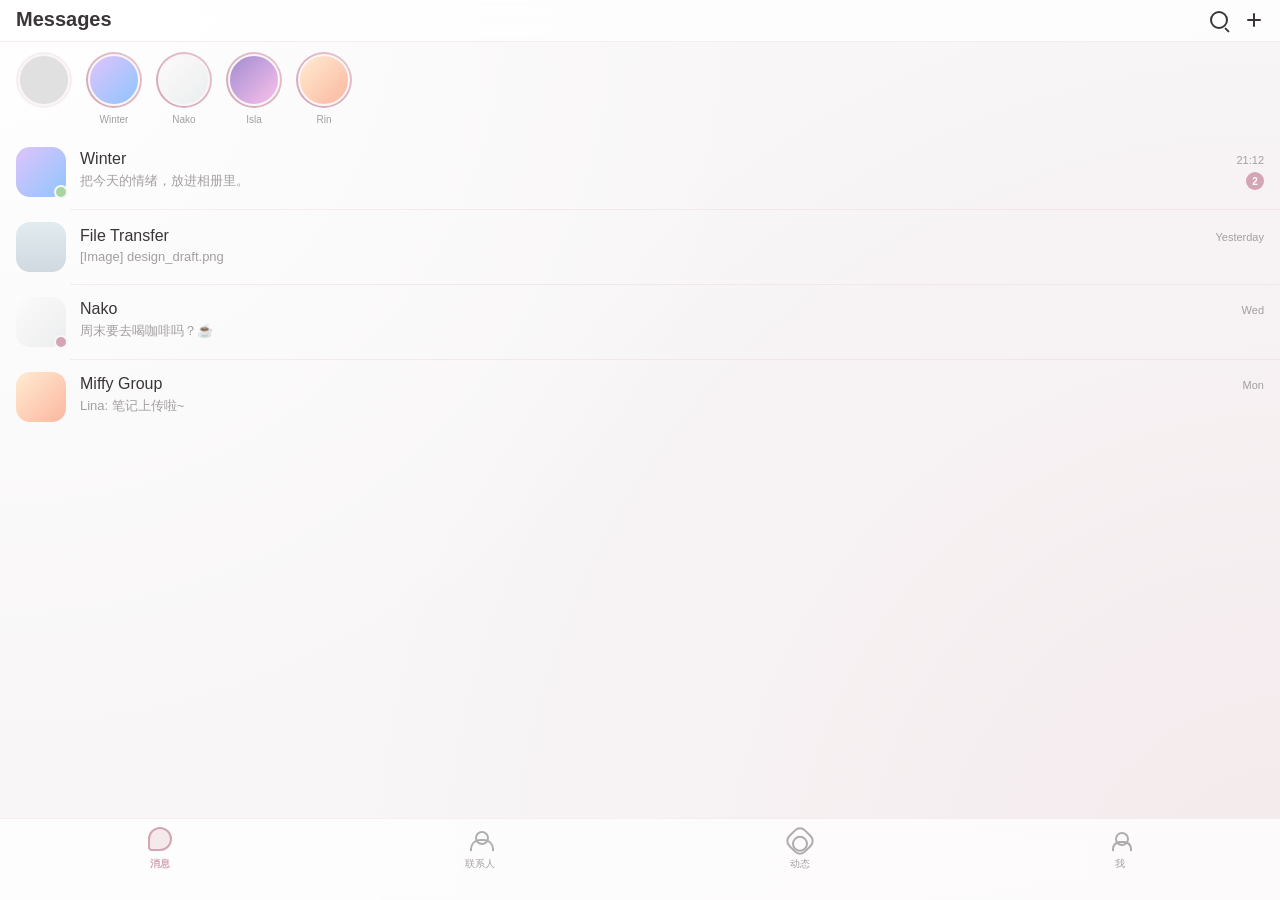
<file: 微信.html>
<!DOCTYPE html>
<html lang="zh-CN">
<head>
    <meta charset="UTF-8">
    <meta name="viewport" content="width=device-width, initial-scale=1.0, maximum-scale=1.0, user-scalable=no, viewport-fit=cover">
    <title>Miffy Social App</title>
    <style>
        /* ========================================= */
        /* === 1. 基础变量与全局设定 (灰粉美学) === */
        /* ========================================= */
        :root {
            --app-bg: #f8f6f7;
            --glass-bg: rgba(255, 255, 255, 0.75);
            --dusty-pink: #d4a5b4;
            --dusty-pink-light: #f4eaec;
            --text-dark: #3a3637;
            --text-gray: #a39ea0;
            --border-color: rgba(212, 165, 180, 0.18);
            --card-bg: #ffffff;
            --font-family: -apple-system, BlinkMacSystemFont, "Helvetica Neue", Helvetica, Arial, sans-serif;
            --safe-top: env(safe-area-inset-top, 0px);
            --safe-right: env(safe-area-inset-right, 0px);
            --safe-bottom: env(safe-area-inset-bottom, 0px);
            --safe-left: env(safe-area-inset-left, 0px);
            --nav-height: 74px;
        }

        * { margin: 0; padding: 0; box-sizing: border-box; -webkit-tap-highlight-color: transparent; }
        body { background-color: #e2dfdb; font-family: var(--font-family); margin: 0; min-height: 100vh; overflow: hidden; overscroll-behavior: none; }
        
        /* 手机外壳与屏幕包裹 */
        .phone-screen {
            width: 100vw;
            height: 100svh;
            height: 100dvh;
            background-color: var(--app-bg);
            background-image: radial-gradient(circle at 0% 0%, #fff 0%, transparent 50%), radial-gradient(circle at 100% 100%, var(--dusty-pink-light) 0%, transparent 60%);
            position: relative;
            overflow: clip;
            border-radius: 0;
            box-shadow: none;
            display: flex; flex-direction: column;
        }

        /* 顶部状态栏 */
        .status-bar { display: none; }
        .status-right { display: flex; align-items: center; gap: 6px; }
        .css-battery { width: 22px; height: 11px; border: 1.5px solid var(--text-dark); border-radius: 4px; position: relative; padding: 1px; }
        .css-battery::before { content: ''; display: block; width: 70%; height: 100%; background: var(--text-dark); border-radius: 1px; }
        .css-battery::after { content: ''; position: absolute; right: -4px; top: 2px; width: 2px; height: 4px; background: var(--text-dark); border-radius: 0 2px 2px 0; }
        .css-signal { display: flex; align-items: flex-end; gap: 1.5px; height: 10px; }
        .css-signal span { width: 3px; background: var(--text-dark); border-radius: 2px;}
        .css-signal span:nth-child(1) { height: 4px; } .css-signal span:nth-child(2) { height: 6px; } .css-signal span:nth-child(3) { height: 8px; } .css-signal span:nth-child(4) { height: 10px; }

        /* ========================================= */
        /* === 2. 纯 CSS Tab 切换逻辑 (核心) === */
        /* ========================================= */
        input[type="radio"] { display: none; }
        
        /* 页面容器基础样式 */
        .page { display: none; flex: 1; overflow-y: auto; overflow-x: hidden; scrollbar-width: none; padding-bottom: calc(var(--nav-height) + var(--safe-bottom) + 12px); }
        .page::-webkit-scrollbar { display: none; }

        /* 标签栏选择器：匹配选中状态 */
        #tab-1:checked ~ .pages #page-1,
        #tab-2:checked ~ .pages #page-2,
        #tab-3:checked ~ .pages #page-3,
        #tab-4:checked ~ .pages #page-4 { display: block; animation: fadeIn 0.3s ease; }

        @keyframes fadeIn { from { opacity: 0; transform: translateY(5px); } to { opacity: 1; transform: translateY(0); } }

        /* 底部 Dock 导航栏 */
        .bottom-nav {
            position: fixed;
            bottom: 0;
            left: 0;
            width: 100%;
            height: calc(var(--nav-height) + max(var(--safe-bottom), 8px));
            background: var(--glass-bg); backdrop-filter: blur(25px); -webkit-backdrop-filter: blur(25px);
            border-top: 1px solid var(--border-color); border-radius: 0;
            display: flex; justify-content: space-around; align-items: flex-start; padding-top: 10px; padding-bottom: max(10px, var(--safe-bottom)); z-index: 200;
        }
        .nav-label { display: flex; flex-direction: column; align-items: center; gap: 4px; width: 60px; cursor: pointer; }
        .nav-text { font-size: 10px; color: var(--text-gray); font-weight: 500; transition: color 0.3s; }
        .nav-icon { width: 24px; height: 24px; position: relative; opacity: 0.4; transition: all 0.3s; }

        /* 纯 CSS Dock 图标绘制 */
        .icon-msg { border: 2px solid var(--text-dark); border-radius: 12px 12px 12px 4px; }
        .icon-contact::before { content:''; position:absolute; bottom: 2px; left: 2px; width: 20px; height: 10px; border: 2px solid var(--text-dark); border-bottom: none; border-radius: 10px 10px 0 0; }
        .icon-contact::after { content:''; position:absolute; top: 2px; left: 7px; width: 10px; height: 10px; border: 2px solid var(--text-dark); border-radius: 50%; }
        .icon-star { border: 2px solid var(--text-dark); border-radius: 8px; transform: rotate(45deg); }
        .icon-star::after { content:''; position:absolute; top: 4px; left: 4px; width: 12px; height: 12px; border: 2px solid var(--text-dark); border-radius: 50%; }
        .icon-me::before { content:''; position:absolute; bottom: 2px; left: 4px; width: 16px; height: 8px; border: 2px solid var(--text-dark); border-bottom: none; border-radius: 8px 8px 0 0; }
        .icon-me::after { content:''; position:absolute; top: 3px; left: 7px; width: 10px; height: 10px; border: 2px solid var(--text-dark); border-radius: 50%; }

        /* Dock 图标激活状态 (利用 input:checked 改变 label 内的元素) */
        #tab-1:checked ~ .bottom-nav .lbl-1 .nav-text,
        #tab-2:checked ~ .bottom-nav .lbl-2 .nav-text,
        #tab-3:checked ~ .bottom-nav .lbl-3 .nav-text,
        #tab-4:checked ~ .bottom-nav .lbl-4 .nav-text { color: var(--dusty-pink); font-weight: 600;}
        
        #tab-1:checked ~ .bottom-nav .lbl-1 .nav-icon,
        #tab-2:checked ~ .bottom-nav .lbl-2 .nav-icon,
        #tab-3:checked ~ .bottom-nav .lbl-3 .nav-icon,
        #tab-4:checked ~ .bottom-nav .lbl-4 .nav-icon { opacity: 1; transform: translateY(-2px); }
        
        #tab-1:checked ~ .bottom-nav .lbl-1 .icon-msg { border-color: var(--dusty-pink); background: var(--dusty-pink-light); }
        #tab-2:checked ~ .bottom-nav .lbl-2 .icon-contact::before, #tab-2:checked ~ .bottom-nav .lbl-2 .icon-contact::after { border-color: var(--dusty-pink); }
        #tab-3:checked ~ .bottom-nav .lbl-3 .icon-star, #tab-3:checked ~ .bottom-nav .lbl-3 .icon-star::after { border-color: var(--dusty-pink); }
        #tab-4:checked ~ .bottom-nav .lbl-4 .icon-me::before, #tab-4:checked ~ .bottom-nav .lbl-4 .icon-me::after { border-color: var(--dusty-pink); }


        /* ========================================= */
        /* === 3. 通用 UI 组件 (头像、顶栏等) === */
        /* ========================================= */
        .app-header { padding: calc(8px + var(--safe-top)) max(16px, calc(16px + var(--safe-right))) 10px max(16px, calc(16px + var(--safe-left))); display: flex; justify-content: space-between; align-items: center; position: sticky; top: 0; z-index: 50; background: var(--app-bg); }
        .app-header.glass { background: var(--glass-bg); backdrop-filter: blur(20px); border-bottom: 1px solid var(--border-color); }
        .header-title { font-size: 20px; font-weight: 700; color: var(--text-dark); }
        .header-actions { display: flex; gap: 16px; align-items: center; }
        
        /* 纯 CSS 头像渐变 */
        .avatar { border-radius: 14px; background: #e0e0e0; position: relative; overflow: hidden; flex-shrink: 0;}
        .av-1 { background: linear-gradient(135deg, #e0c3fc, #8ec5fc); }
        .av-2 { background: linear-gradient(135deg, #fdfbfb, #ebedee); }
        .av-3 { background: linear-gradient(135deg, #a18cd1, #fbc2eb); }
        .av-4 { background: linear-gradient(135deg, #ffecd2, #fcb69f); }
        .av-5 { background: linear-gradient(to top, #cfd9df, #e2ebf0); }
        
        /* 通用分隔线 */
        .divider { height: 1px; background: var(--border-color); margin-left: 70px; margin-right: max(0px, var(--safe-right)); }
        
        /* 纯 CSS 图标: 搜索、加号、相机、箭头 */
        .i-search { width: 18px; height: 18px; border: 2px solid var(--text-dark); border-radius: 50%; position: relative; }
        .i-search::after { content:''; position:absolute; bottom: -4px; right: -4px; width: 6px; height: 2px; background: var(--text-dark); transform: rotate(45deg); border-radius: 2px; }
        .i-plus { width: 20px; height: 20px; position: relative; }
        .i-plus::before, .i-plus::after { content:''; position:absolute; background: var(--text-dark); border-radius: 2px; top: 50%; left: 50%; transform: translate(-50%, -50%); }
        .i-plus::before { width: 14px; height: 2px; } .i-plus::after { width: 2px; height: 14px; }
        .i-camera { width: 22px; height: 16px; border: 2px solid var(--text-dark); border-radius: 4px; position: relative; }
        .i-camera::before { content:''; position:absolute; top:-3px; left:4px; width: 10px; height: 3px; background: var(--text-dark); border-radius: 2px 2px 0 0;}
        .i-camera::after { content:''; position:absolute; top: 2px; left: 4px; width: 8px; height: 8px; border: 2px solid var(--text-dark); border-radius: 50%; }
        .i-arrow { width: 8px; height: 8px; border-top: 2px solid var(--text-gray); border-right: 2px solid var(--text-gray); transform: rotate(45deg); opacity: 0.6;}


        /* ========================================= */
        /* === 页面 1：消息 (Messages) === */
        /* ========================================= */
        .story-scroll { display: flex; gap: 14px; padding: 10px max(16px, calc(16px + var(--safe-right))) 10px max(16px, calc(16px + var(--safe-left))); overflow-x: auto; }
        .story-item { display: flex; flex-direction: column; align-items: center; gap: 6px; }
        .story-ring { width: 56px; height: 56px; border-radius: 50%; padding: 2px; background: linear-gradient(45deg, var(--dusty-pink), #e8c5d1); }
        .story-ring .avatar { width: 100%; height: 100%; border-radius: 50%; border: 2px solid var(--app-bg); }
        .story-item.my .story-ring { background: var(--border-color); }
        
        .chat-item { display: flex; align-items: center; padding: 12px max(16px, calc(16px + var(--safe-right))) 12px max(16px, calc(16px + var(--safe-left))); }
        .chat-avatar-box { position: relative; margin-right: 14px; }
        .chat-avatar-box .avatar { width: 50px; height: 50px; }
        .status-dot { position: absolute; bottom: -2px; right: -2px; width: 14px; height: 14px; background: #a8d5a2; border: 2px solid var(--app-bg); border-radius: 50%; }
        .status-dot.pink { background: var(--dusty-pink); }
        .chat-content { flex: 1; min-width: 0; }
        .c-row { display: flex; justify-content: space-between; align-items: baseline; margin-bottom: 4px; }
        .c-name { font-size: 16px; font-weight: 500; color: var(--text-dark); }
        .c-time { font-size: 11px; color: var(--text-gray); }
        .c-msg { font-size: 13px; color: var(--text-gray); white-space: nowrap; overflow: hidden; text-overflow: ellipsis; padding-right: 10px; }
        .badge { background: var(--dusty-pink); color: #fff; font-size: 10px; font-weight: bold; min-width: 18px; height: 18px; border-radius: 9px; display: flex; justify-content: center; align-items: center; padding: 0 5px; }


        /* ========================================= */
        /* === 页面 2：联系人 (Contacts) === */
        /* ========================================= */
        .contact-group { padding: 10px 0; }
        .c-item { display: flex; align-items: center; padding: 10px max(16px, calc(16px + var(--safe-right))) 10px max(16px, calc(16px + var(--safe-left))); }
        .c-item .avatar { width: 40px; height: 40px; border-radius: 12px; margin-right: 15px; display: flex; justify-content: center; align-items: center; background: var(--card-bg); border: 1px solid var(--border-color); }
        
        /* 联系人页特有图标 */
        .icon-new-friend { width: 18px; height: 18px; border: 2px solid var(--dusty-pink); border-radius: 50%; position: relative; }
        .icon-new-friend::after { content:'+'; position:absolute; top:-8px; right:-8px; color: var(--dusty-pink); font-size: 14px; font-weight: bold;}
        .icon-group { width: 14px; height: 14px; border: 2px solid #8ba4c7; border-radius: 50%; position: relative; transform: translateX(-4px);}
        .icon-group::after { content:''; position:absolute; top: -2px; left: 8px; width: 10px; height: 10px; border: 2px solid #8ba4c7; border-radius: 50%; }
        
        .c-name-text { font-size: 15px; color: var(--text-dark); }
        .index-letter { background: var(--dusty-pink-light); color: var(--dusty-pink); font-size: 12px; font-weight: bold; padding: 4px max(16px, calc(16px + var(--safe-right))) 4px max(16px, calc(16px + var(--safe-left))); margin-top: 10px;}
        /* 侧边字母栏 */
        .alpha-nav { position: fixed; right: max(6px, calc(6px + var(--safe-right))); top: 50%; transform: translateY(-50%); display: flex; flex-direction: column; align-items: center; gap: 2px; font-size: 10px; color: var(--text-gray); z-index: 60;}


        /* ========================================= */
        /* === 页面 3：动态 (Moments) === */
        /* ========================================= */
        .moments-header { height: 220px; background: linear-gradient(180deg, #e4d5dc 0%, var(--app-bg) 100%); position: relative; margin-bottom: 40px;}
        .moments-user { position: absolute; right: 20px; bottom: -20px; display: flex; align-items: center; gap: 15px; }
        .moments-user .name { font-size: 18px; font-weight: bold; color: var(--text-dark); text-shadow: 0 1px 2px rgba(255,255,255,0.5); margin-bottom: 25px;}
        .moments-user .avatar { width: 64px; height: 64px; border-radius: 18px; border: 3px solid var(--app-bg); }
        
        .moment-card { padding: 20px max(16px, calc(16px + var(--safe-right))) 20px max(16px, calc(16px + var(--safe-left))); display: flex; gap: 12px; border-bottom: 1px solid var(--border-color); }
        .moment-card .avatar { width: 42px; height: 42px; }
        .m-content { flex: 1; }
        .m-name { font-size: 15px; font-weight: 600; color: #826e75; margin-bottom: 4px; }
        .m-text { font-size: 14px; color: var(--text-dark); line-height: 1.5; margin-bottom: 10px; }
        
        /* 纯 CSS 图片网格 */
        .m-grid { display: grid; grid-template-columns: repeat(2, 100px); gap: 6px; margin-bottom: 12px; }
        .m-img { width: 100px; height: 100px; border-radius: 8px; background: #e0e0e0; }
        .m-img-1 { background: linear-gradient(45deg, #d4a5b4, #e8c5d1); }
        .m-img-2 { background: linear-gradient(45deg, #cfd9df, #e2ebf0); }
        
        .m-footer { display: flex; justify-content: space-between; align-items: center; }
        .m-time { font-size: 11px; color: var(--text-gray); }
        .m-actions { display: flex; gap: 16px; background: var(--card-bg); padding: 4px 10px; border-radius: 12px; box-shadow: 0 2px 8px rgba(0,0,0,0.03);}
        
        /* 纯 CSS 爱心 & 气泡 */
        .i-heart { width: 14px; height: 14px; position: relative; transform: rotate(-45deg) translateY(2px); }
        .i-heart::before, .i-heart::after { content:''; position:absolute; width: 14px; height: 14px; background: var(--text-gray); border-radius: 50%; }
        .i-heart::before { top: -7px; left: 0; } .i-heart::after { top: 0; left: 7px; }
        .i-heart.active::before, .i-heart.active::after { background: var(--dusty-pink); }
        
        .i-chat { width: 16px; height: 12px; border: 1.5px solid var(--text-gray); border-radius: 4px; position: relative; margin-top: 2px;}
        .i-chat::after { content:''; position:absolute; bottom:-4px; left: 3px; border-width: 3px; border-style: solid; border-color: var(--text-gray) transparent transparent transparent; transform: rotate(20deg); }


        /* ========================================= */
        /* === 页面 4：我 (Profile) === */
        /* ========================================= */
        #page-4 { padding-top: 20px; }
        .me-header { display: flex; align-items: center; padding: 20px; margin: 0 max(16px, calc(16px + var(--safe-right))) 20px max(16px, calc(16px + var(--safe-left))); background: var(--card-bg); border-radius: 20px; box-shadow: 0 4px 15px rgba(212,165,180,0.05); }
        .me-header .avatar { width: 65px; height: 65px; border-radius: 18px; margin-right: 16px; }
        .me-info { flex: 1; }
        .me-name { font-size: 20px; font-weight: bold; margin-bottom: 4px; }
        .me-id { font-size: 12px; color: var(--text-gray); }
        /* 纯 CSS 二维码小图标 */
        .i-qr { width: 16px; height: 16px; border: 1px solid var(--text-gray); display: grid; grid-template-columns: 1fr 1fr; gap: 1px; padding: 2px; border-radius: 3px; opacity: 0.6;}
        .i-qr span { background: var(--text-gray); border-radius: 1px;}
        .i-qr span:nth-child(4) { background: transparent; }

        .setting-group { margin: 0 max(16px, calc(16px + var(--safe-right))) 20px max(16px, calc(16px + var(--safe-left))); background: var(--card-bg); border-radius: 20px; overflow: hidden; box-shadow: 0 4px 15px rgba(0,0,0,0.02); }
        .s-item { display: flex; align-items: center; padding: 16px 20px; position: relative; }
        .s-item:not(:last-child)::after { content:''; position:absolute; bottom: 0; left: 54px; right: 0; height: 1px; background: var(--border-color); }
        
        /* 设置项的渐变底色图标 */
        .s-icon-box { width: 26px; height: 26px; border-radius: 8px; margin-right: 12px; display: flex; justify-content: center; align-items: center; }
        .bg-pink { background: linear-gradient(135deg, #f0e4e8, var(--dusty-pink)); }
        .bg-blue { background: linear-gradient(135deg, #e0ebf5, #a3c2db); }
        .bg-yellow { background: linear-gradient(135deg, #fdf5e6, #ebd5a3); }
        .bg-gray { background: linear-gradient(135deg, #f0f0f0, #c4c4c4); }
        
        /* 纯 CSS 细部图标 */
        .i-wallet { width: 14px; height: 10px; border: 1.5px solid #fff; border-radius: 2px; }
        .i-fav { width: 12px; height: 12px; background: #fff; transform: rotate(45deg); border-radius: 2px;}
        .i-album { width: 14px; height: 10px; border: 1.5px solid #fff; border-radius: 2px; position: relative;}
        .i-album::after { content:''; position:absolute; bottom:0; left:2px; width:6px; height:4px; background:#fff; clip-path: polygon(50% 0, 100% 100%, 0 100%);}
        .i-card { width: 14px; height: 10px; border-top: 3px solid #fff; border-bottom: 3px solid #fff; }
        .i-gear { width: 12px; height: 12px; border: 2px dashed #fff; border-radius: 50%; }

        .s-text { flex: 1; font-size: 15px; color: var(--text-dark); }

        @media (max-width: 380px) {
            .header-title { font-size: 18px; }
            .nav-label { width: 56px; }
            .nav-text { font-size: 9px; }
            .story-ring { width: 52px; height: 52px; }
            .chat-avatar-box .avatar { width: 46px; height: 46px; }
            .c-name { font-size: 15px; }
            .c-msg { font-size: 12px; }
            .moment-card { gap: 10px; }
            .m-grid { grid-template-columns: repeat(2, minmax(80px, 96px)); }
            .m-img { width: 100%; height: 96px; }
        }

    </style>
</head>
<body>

    <div class="phone-screen">
        
        <!-- 顶部状态栏 -->
        <div class="status-bar">
            <div>21:16</div>
            <div class="status-right">
                <div class="css-signal"><span></span><span></span><span></span><span></span></div>
                <div class="css-battery"></div>
            </div>
        </div>

        <!-- 隐藏的 Radio Inputs 控制切换 -->
        <input type="radio" name="nav" id="tab-1" checked>
        <input type="radio" name="nav" id="tab-2">
        <input type="radio" name="nav" id="tab-3">
        <input type="radio" name="nav" id="tab-4">

        <!-- 页面容器区 -->
        <div class="pages" style="display:flex; flex:1; flex-direction:column; overflow:hidden;">
            
            <!-- =============================== -->
            <!-- 页面 1：消息 (Messages) -->
            <!-- =============================== -->
            <div id="page-1" class="page">
                <header class="app-header glass">
                    <div class="header-title">Messages</div>
                    <div class="header-actions"><div class="i-search"></div><div class="i-plus"></div></div>
                </header>
                <div class="story-scroll">
                    <div class="story-item my"><div class="story-ring"><div class="avatar"></div></div></div>
                    <div class="story-item"><div class="story-ring"><div class="avatar av-1"></div></div><span style="font-size:10px;color:var(--text-gray)">Winter</span></div>
                    <div class="story-item"><div class="story-ring"><div class="avatar av-2"></div></div><span style="font-size:10px;color:var(--text-gray)">Nako</span></div>
                    <div class="story-item"><div class="story-ring"><div class="avatar av-3"></div></div><span style="font-size:10px;color:var(--text-gray)">Isla</span></div>
                    <div class="story-item"><div class="story-ring"><div class="avatar av-4"></div></div><span style="font-size:10px;color:var(--text-gray)">Rin</span></div>
                </div>
                <!-- 列表项 -->
                <div class="chat-item">
                    <div class="chat-avatar-box"><div class="avatar av-1"></div><div class="status-dot"></div></div>
                    <div class="chat-content">
                        <div class="c-row"><span class="c-name">Winter</span><span class="c-time">21:12</span></div>
                        <div class="c-row"><span class="c-msg">把今天的情绪，放进相册里。</span><span class="badge">2</span></div>
                    </div>
                </div>
                <div class="divider"></div>
                <div class="chat-item">
                    <div class="chat-avatar-box"><div class="avatar av-5"></div></div>
                    <div class="chat-content">
                        <div class="c-row"><span class="c-name">File Transfer</span><span class="c-time">Yesterday</span></div>
                        <div class="c-row"><span class="c-msg">[Image] design_draft.png</span></div>
                    </div>
                </div>
                <div class="divider"></div>
                <div class="chat-item">
                    <div class="chat-avatar-box"><div class="avatar av-2"></div><div class="status-dot pink"></div></div>
                    <div class="chat-content">
                        <div class="c-row"><span class="c-name">Nako</span><span class="c-time">Wed</span></div>
                        <div class="c-row"><span class="c-msg">周末要去喝咖啡吗？☕️</span></div>
                    </div>
                </div>
                <div class="divider"></div>
                <div class="chat-item">
                    <div class="chat-avatar-box"><div class="avatar av-4"></div></div>
                    <div class="chat-content">
                        <div class="c-row"><span class="c-name">Miffy Group</span><span class="c-time">Mon</span></div>
                        <div class="c-row"><span class="c-msg">Lina: 笔记上传啦~</span></div>
                    </div>
                </div>
            </div>

            <!-- =============================== -->
            <!-- 页面 2：联系人 (Contacts) -->
            <!-- =============================== -->
            <div id="page-2" class="page">
                <header class="app-header glass">
                    <div class="header-title">Contacts</div>
                    <div class="header-actions"><div class="i-search"></div></div>
                </header>
                <!-- 侧边字母 -->
                <div class="alpha-nav">
                    <span>↑</span><span>A</span><span>B</span><span>C</span><span>F</span><span>I</span><span>M</span><span>N</span><span>R</span><span>W</span><span>#</span>
                </div>
                
                <div class="contact-group">
                    <div class="c-item"><div class="avatar"><div class="icon-new-friend"></div></div><span class="c-name-text">New Friends</span></div>
                    <div class="c-item"><div class="avatar"><div class="icon-group"></div></div><span class="c-name-text">Group Chats</span></div>
                </div>
                
                <div class="index-letter">A</div>
                <div class="c-item"><div class="avatar av-3"></div><span class="c-name-text">Aki</span></div>
                <div class="divider" style="margin-left:75px"></div>
                <div class="c-item"><div class="avatar av-5"></div><span class="c-name-text">Alice</span></div>
                
                <div class="index-letter">I</div>
                <div class="c-item"><div class="avatar av-3"></div><span class="c-name-text">Isla</span></div>
                
                <div class="index-letter">N</div>
                <div class="c-item"><div class="avatar av-2"></div><span class="c-name-text">Nako</span></div>

                <div class="index-letter">W</div>
                <div class="c-item"><div class="avatar av-1"></div><span class="c-name-text">Winter</span></div>
            </div>

            <!-- =============================== -->
            <!-- 页面 3：动态 (Moments) -->
            <!-- =============================== -->
            <div id="page-3" class="page">
                <header class="app-header" style="position:absolute; width:100%; background:transparent;">
                    <div class="header-title" style="visibility:hidden">Moments</div>
                    <div class="header-actions" style="margin-right:10px;"><div class="i-camera"></div></div>
                </header>
                
                <div class="moments-header">
                    <div class="moments-user">
                        <span class="name">Miffy</span>
                        <div class="avatar av-4"></div>
                    </div>
                </div>

                <!-- 动态 1 -->
                <div class="moment-card">
                    <div class="avatar av-1"></div>
                    <div class="m-content">
                        <div class="m-name">Winter</div>
                        <div class="m-text">粉色黄昏与不期而遇的温柔。☁️</div>
                        <div class="m-grid">
                            <div class="m-img m-img-1"></div>
                            <div class="m-img m-img-2"></div>
                        </div>
                        <div class="m-footer">
                            <span class="m-time">12 mins ago</span>
                            <div class="m-actions">
                                <div class="i-heart active"></div>
                                <div class="i-chat"></div>
                            </div>
                        </div>
                    </div>
                </div>

                <!-- 动态 2 -->
                <div class="moment-card">
                    <div class="avatar av-2"></div>
                    <div class="m-content">
                        <div class="m-name">Nako</div>
                        <div class="m-text">今天也是好好生活的一天。记录一下刚买的桌面小物件。</div>
                        <div class="m-footer">
                            <span class="m-time">2 hours ago</span>
                            <div class="m-actions">
                                <div class="i-heart"></div>
                                <div class="i-chat"></div>
                            </div>
                        </div>
                    </div>
                </div>
            </div>

            <!-- =============================== -->
            <!-- 页面 4：我 (Profile) -->
            <!-- =============================== -->
            <div id="page-4" class="page">
                <div class="me-header">
                    <div class="avatar av-4"></div>
                    <div class="me-info">
                        <div class="me-name">Miffy</div>
                        <div class="me-id">ID: miffy_yoo</div>
                    </div>
                    <div class="i-qr"><span></span><span></span><span></span><span></span></div>
                    <div class="i-arrow" style="margin-left: 15px;"></div>
                </div>

                <div class="setting-group">
                    <div class="s-item">
                        <div class="s-icon-box bg-pink"><div class="i-wallet"></div></div>
                        <span class="s-text">Services</span><div class="i-arrow"></div>
                    </div>
                </div>

                <div class="setting-group">
                    <div class="s-item">
                        <div class="s-icon-box bg-blue"><div class="i-fav"></div></div>
                        <span class="s-text">Favorites</span><div class="i-arrow"></div>
                    </div>
                    <div class="s-item">
                        <div class="s-icon-box bg-blue"><div class="i-album"></div></div>
                        <span class="s-text">Moments</span><div class="i-arrow"></div>
                    </div>
                    <div class="s-item">
                        <div class="s-icon-box bg-yellow"><div class="i-card"></div></div>
                        <span class="s-text">Cards & Offers</span><div class="i-arrow"></div>
                    </div>
                </div>

                <div class="setting-group">
                    <div class="s-item">
                        <div class="s-icon-box bg-gray"><div class="i-gear"></div></div>
                        <span class="s-text">Settings</span><div class="i-arrow"></div>
                    </div>
                </div>
            </div>

        </div>

        <!-- 底部导航 Dock -->
        <nav class="bottom-nav">
            <label for="tab-1" class="nav-label lbl-1">
                <div class="nav-icon icon-msg"></div><span class="nav-text">消息</span>
            </label>
            <label for="tab-2" class="nav-label lbl-2">
                <div class="nav-icon icon-contact"></div><span class="nav-text">联系人</span>
            </label>
            <label for="tab-3" class="nav-label lbl-3">
                <div class="nav-icon icon-star"></div><span class="nav-text">动态</span>
            </label>
            <label for="tab-4" class="nav-label lbl-4">
                <div class="nav-icon icon-me"></div><span class="nav-text">我</span>
            </label>
        </nav>

    </div>

</body>
</html>
</file>
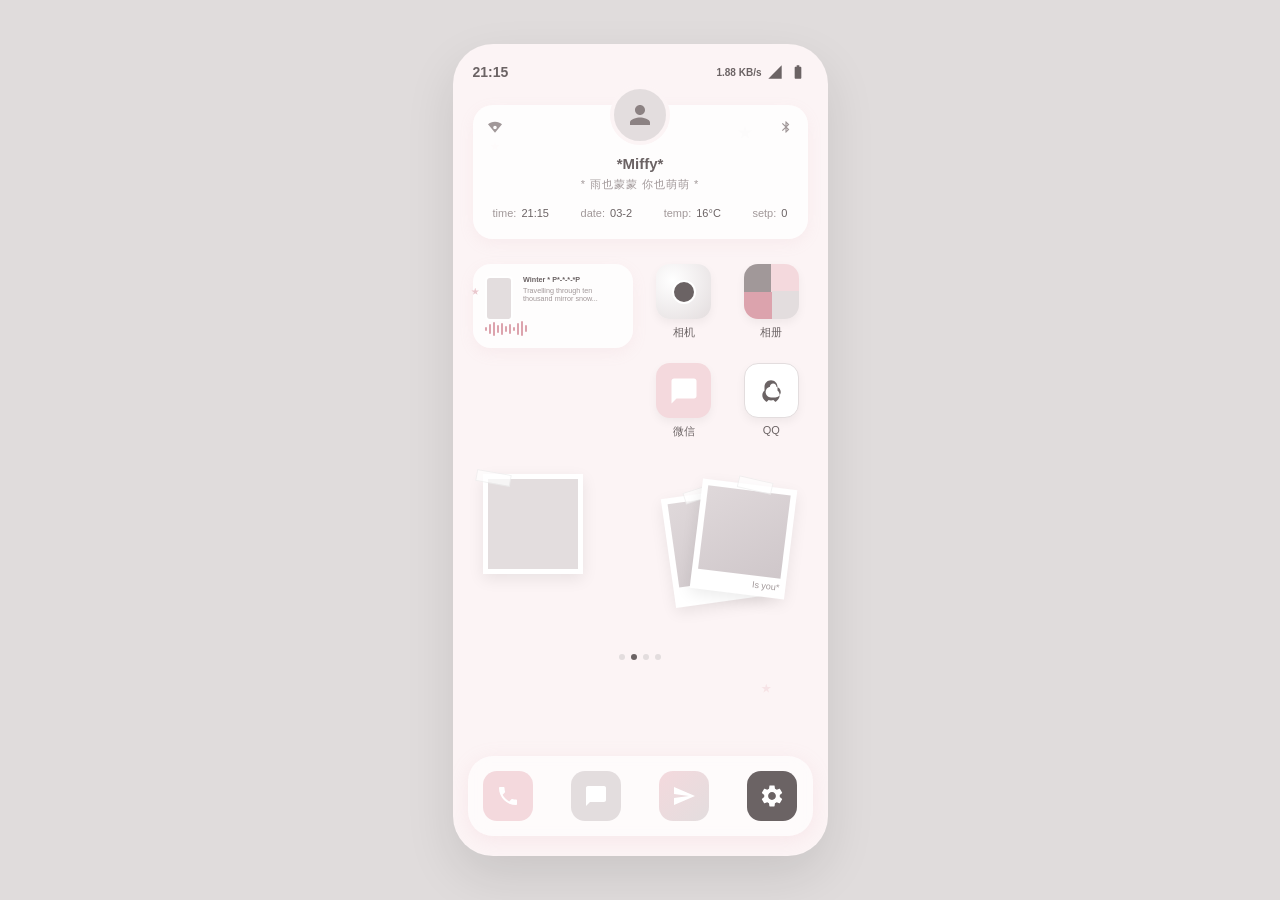
<file: 粉巧.html>
<!DOCTYPE html>
<html lang="zh-CN">
<head>
<meta charset="UTF-8">
<meta name="viewport" content="width=device-width, initial-scale=1.0">
<title>粉灰主题手机桌面布局</title>
<style>
    /* 颜色变量定义 - 灰色与淡粉色调 */
    :root {
        --bg-color: #fcf4f5; /* 背景淡粉灰 */
        --widget-bg: rgba(255, 255, 255, 0.85); /* 组件白底带透明度 */
        --text-main: #6b6364; /* 主文本深灰 */
        --text-sub: #a19899; /* 副文本浅灰 */
        --pink-light: #f4d9dd; /* 浅粉色图标背景 */
        --pink-dark: #dca3ad; /* 深一点的粉色点缀 */
        --gray-light: #e3ddde; /* 浅灰色背景 */
        --gray-dark: #8c8283; /* 深灰色图标 */
    }

    * {
        box-sizing: border-box;
        margin: 0;
        padding: 0;
        font-family: -apple-system, BlinkMacSystemFont, "Segoe UI", Roboto, Helvetica, Arial, sans-serif;
    }

    body {
        display: flex;
        justify-content: center;
        align-items: center;
        min-height: 100vh;
        background-color: #e0dcdc; /* 外围大背景 */
    }

    /* 手机主容器 */
    .phone {
        width: 375px;
        height: 812px;
        background-color: var(--bg-color);
        border-radius: 40px;
        box-shadow: 0 20px 50px rgba(0,0,0,0.1);
        position: relative;
        overflow: hidden;
        padding: 15px 20px;
    }

    /* 背景点缀小星星/心形 (使用CSS绘制) */
    .bg-deco {
        position: absolute;
        width: 10px;
        height: 10px;
        background: var(--pink-light);
        clip-path: polygon(50% 0%, 61% 35%, 98% 35%, 68% 57%, 79% 91%, 50% 70%, 21% 91%, 32% 57%, 2% 35%, 39% 35%);
        opacity: 0.6;
    }
    .deco-1 { top: 12%; left: 10%; }
    .deco-2 { top: 10%; right: 20%; background: var(--gray-light); width: 15px; height: 15px;}
    .deco-3 { top: 30%; left: 5%; background: var(--pink-dark); width: 8px; height: 8px;}
    .deco-4 { bottom: 20%; right: 15%; }

    /* 状态栏 */
    .status-bar {
        display: flex;
        justify-content: space-between;
        align-items: center;
        font-size: 14px;
        font-weight: bold;
        color: var(--text-main);
        margin-bottom: 25px;
        margin-top: 5px;
    }
    .status-right {
        display: flex;
        align-items: center;
        gap: 5px;
    }
    .status-right svg {
        width: 16px;
        height: 16px;
        fill: var(--text-main);
    }

    /* 顶部个人卡片组件 */
    .top-widget {
        background: var(--widget-bg);
        border-radius: 20px;
        padding: 20px;
        text-align: center;
        box-shadow: 0 5px 15px rgba(220, 163, 173, 0.1);
        margin-bottom: 25px;
        position: relative;
    }
    .top-widget .wifi-icon, .top-widget .bt-icon {
        position: absolute;
        top: 15px;
        width: 14px;
        height: 14px;
        fill: var(--text-sub);
    }
    .top-widget .wifi-icon { left: 15px; }
    .top-widget .bt-icon { right: 15px; }
    
    .avatar-wrapper {
        width: 60px;
        height: 60px;
        border-radius: 50%;
        background: var(--gray-light);
        margin: -40px auto 10px; /* 向上凸起效果 */
        border: 4px solid var(--bg-color);
        overflow: hidden;
        display: flex;
        justify-content: center;
        align-items: center;
    }
    .avatar-wrapper svg { width: 30px; fill: var(--gray-dark); }
    
    .name {
        font-weight: bold;
        color: var(--text-main);
        font-size: 15px;
        margin-bottom: 5px;
    }
    .quote {
        font-size: 11px;
        color: var(--text-sub);
        margin-bottom: 15px;
        letter-spacing: 1px;
    }
    .stats {
        display: flex;
        justify-content: space-between;
        font-size: 11px;
        color: var(--text-main);
    }
    .stats span { color: var(--text-sub); margin-right: 2px;}

    /* 中部网格区域 */
    .grid-area {
        display: grid;
        grid-template-columns: repeat(4, 1fr);
        gap: 15px;
        margin-bottom: 25px;
    }

    /* 左侧长条组件 */
    .music-widget {
        grid-column: span 2;
        background: var(--widget-bg);
        border-radius: 18px;
        padding: 12px;
        box-shadow: 0 5px 15px rgba(220, 163, 173, 0.1);
        display: flex;
        flex-direction: column;
        justify-content: space-between;
    }
    .music-top { display: flex; gap: 10px;}
    .music-cover {
        width: 45px;
        height: 45px;
        background: var(--gray-light);
        border-radius: 5px;
        border: 2px solid white;
    }
    .music-wave {
        display: flex;
        align-items: center;
        gap: 2px;
        height: 15px;
        margin-top: auto;
    }
    .wave-bar {
        width: 2px;
        background: var(--pink-dark);
        border-radius: 1px;
    }

    /* 应用图标样式 */
    .app-item {
        display: flex;
        flex-direction: column;
        align-items: center;
        gap: 6px;
    }
    .app-icon {
        width: 55px;
        height: 55px;
        border-radius: 14px;
        display: flex;
        justify-content: center;
        align-items: center;
        box-shadow: 0 4px 10px rgba(0,0,0,0.05);
    }
    .app-name {
        font-size: 11px;
        color: var(--text-main);
    }

    /* 纯CSS/SVG重绘的图标 (粉灰主题) */
    .icon-camera {
        background: radial-gradient(circle at 30% 30%, #fff, var(--gray-light));
    }
    .icon-camera-inner {
        width: 24px; height: 24px; border-radius: 50%;
        background: var(--text-main); border: 2px solid #fff;
    }
    .icon-gallery {
        background: conic-gradient(var(--pink-light) 0 90deg, var(--gray-light) 90deg 180deg, var(--pink-dark) 180deg 270deg, var(--text-sub) 270deg 360deg);
    }
    .icon-wechat {
        background: var(--pink-light);
    }
    .icon-qq {
        background: white; border: 1px solid var(--gray-light);
    }

    /* 底部散落图片区域 */
    .scattered-area {
        position: relative;
        height: 180px;
    }
    .polaroid {
        position: absolute;
        background: white;
        padding: 6px 6px 20px 6px;
        box-shadow: 0 5px 15px rgba(0,0,0,0.08);
    }
    .polaroid-img {
        background: var(--gray-light);
        width: 100%;
        height: 100%;
    }
    .tape {
        position: absolute;
        width: 35px;
        height: 12px;
        background: rgba(255,255,255,0.7);
        border: 1px solid rgba(0,0,0,0.05);
        top: -6px;
        left: 50%;
        margin-left: -17px;
        transform: rotate(-5deg);
    }
    .pic-left {
        width: 100px; height: 100px;
        left: 10px; top: 10px;
        padding: 5px;
    }
    .pic-right {
        width: 110px; height: 120px;
        right: 15px; top: 20px;
        transform: rotate(5deg);
    }
    .photo-stack {
        position: absolute;
        right: 15px;
        top: 20px;
        width: 125px;
        height: 140px;
    }
    .photo-stack .polaroid {
        width: 95px;
        height: 110px;
    }
    .stack-back {
        top: 8px;
        left: 0;
        transform: rotate(-8deg);
        z-index: 1;
    }
    .stack-front {
        top: 0;
        left: 28px;
        transform: rotate(7deg);
        z-index: 2;
    }
    .photo-stack .polaroid-img {
        background: linear-gradient(145deg, #dfd8da, #cfc7ca);
    }

    /* 分页点 */
    .pagination {
        display: flex;
        justify-content: center;
        gap: 6px;
        margin-top: 10px;
        margin-bottom: 15px;
    }
    .dot {
        width: 6px; height: 6px;
        border-radius: 50%;
        background: var(--gray-light);
    }
    .dot.active { background: var(--text-main); }

    /* 底部毛玻璃 Dock */
    .dock {
        background: rgba(255, 255, 255, 0.6);
        backdrop-filter: blur(10px);
        -webkit-backdrop-filter: blur(10px);
        border-radius: 25px;
        padding: 15px;
        display: flex;
        justify-content: space-between;
        box-shadow: 0 4px 20px rgba(220, 163, 173, 0.15);
        position: absolute;
        bottom: 20px;
        left: 15px;
        right: 15px;
    }
    .dock-icon {
        width: 50px;
        height: 50px;
        border-radius: 14px;
        display: flex;
        justify-content: center;
        align-items: center;
    }
    .dock-phone { background: var(--pink-light); }
    .dock-msg { background: var(--gray-light); }
    .dock-browser { background: linear-gradient(135deg, var(--pink-light), var(--gray-light)); }
    .dock-settings { background: var(--text-main); cursor: pointer; }

    /* API 配置面板 */
    .api-modal {
        position: absolute;
        inset: 0;
        background: rgba(107, 99, 100, 0.22);
        display: none;
        align-items: center;
        justify-content: center;
        z-index: 50;
    }
    .api-modal.show {
        display: flex;
    }
    .api-panel {
        width: 100%;
        height: 100%;
        background: rgba(252, 244, 245, 0.96);
        border-radius: 0;
        padding: 20px;
        overflow-y: auto;
        display: flex;
        flex-direction: column;
        gap: 10px;
    }
    .api-head {
        display: flex;
        justify-content: space-between;
        align-items: center;
        color: var(--text-main);
    }
    .api-title {
        font-size: 14px;
        font-weight: 700;
        letter-spacing: 0.4px;
    }
    .api-close {
        width: 24px;
        height: 24px;
        border: none;
        border-radius: 12px;
        color: var(--text-main);
        background: rgba(227, 221, 222, 0.9);
        cursor: pointer;
        font-size: 15px;
        line-height: 24px;
        text-align: center;
    }
    .api-active-chip {
        align-self: flex-start;
        font-size: 10px;
        color: var(--text-main);
        background: rgba(220, 163, 173, 0.28);
        border-radius: 999px;
        padding: 4px 9px;
    }
    .api-form {
        display: grid;
        grid-template-columns: 1fr;
        gap: 7px;
    }
    .api-field label {
        display: block;
        font-size: 10px;
        color: var(--text-sub);
        margin-bottom: 3px;
        letter-spacing: 0.4px;
    }
    .api-input,
    .api-select {
        width: 100%;
        border: 1px solid rgba(140, 130, 131, 0.22);
        background: rgba(255, 255, 255, 0.9);
        border-radius: 12px;
        color: var(--text-main);
        font-size: 12px;
        padding: 9px 10px;
        outline: none;
    }
    .api-input:focus,
    .api-select:focus {
        border-color: rgba(220, 163, 173, 0.8);
        box-shadow: 0 0 0 2px rgba(244, 217, 221, 0.65);
    }
    .api-row {
        display: grid;
        grid-template-columns: 1fr 1fr;
        gap: 7px;
    }
    .api-actions {
        display: grid;
        grid-template-columns: 1fr 1fr;
        gap: 7px;
        margin-top: 2px;
    }
    .api-btn {
        border: none;
        border-radius: 12px;
        padding: 9px 10px;
        font-size: 11px;
        font-weight: 600;
        cursor: pointer;
        color: var(--text-main);
    }
    .api-btn.fetch {
        background: var(--gray-light);
    }
    .api-btn.save {
        background: var(--pink-light);
    }
    .api-btn.clear {
        background: rgba(227, 221, 222, 0.9);
    }
    .api-list-title {
        margin-top: 4px;
        color: var(--text-sub);
        font-size: 10px;
        letter-spacing: 0.5px;
    }
    .preset-list {
        background: rgba(255, 255, 255, 0.82);
        border: 1px solid rgba(140, 130, 131, 0.16);
        border-radius: 14px;
        padding: 8px;
        overflow-y: auto;
        min-height: 70px;
        max-height: 170px;
    }
    .preset-empty {
        color: var(--text-sub);
        font-size: 11px;
        text-align: center;
        padding: 12px 0;
    }
    .preset-item {
        display: grid;
        grid-template-columns: 1fr auto;
        gap: 8px;
        align-items: center;
        padding: 8px;
        border-radius: 10px;
        border: 1px solid transparent;
        margin-bottom: 6px;
        background: rgba(252, 244, 245, 0.75);
    }
    .preset-item:last-child {
        margin-bottom: 0;
    }
    .preset-item.active {
        border-color: rgba(220, 163, 173, 0.8);
        background: rgba(244, 217, 221, 0.5);
    }
    .preset-main {
        cursor: pointer;
    }
    .preset-name {
        color: var(--text-main);
        font-size: 11px;
        font-weight: 700;
    }
    .preset-meta {
        color: var(--text-sub);
        font-size: 9px;
        margin-top: 2px;
        word-break: break-all;
    }
    .preset-ops {
        display: flex;
        gap: 4px;
    }
    .preset-op {
        border: none;
        background: rgba(227, 221, 222, 0.95);
        color: var(--text-main);
        border-radius: 8px;
        font-size: 10px;
        padding: 5px 6px;
        cursor: pointer;
    }
    .preset-op.del {
        background: rgba(220, 163, 173, 0.35);
    }
    .api-msg {
        font-size: 10px;
        min-height: 14px;
        color: var(--text-sub);
    }

</style>
</head>
<body>

<div class="phone">
    <!-- 背景装饰 -->
    <div class="bg-deco deco-1"></div>
    <div class="bg-deco deco-2"></div>
    <div class="bg-deco deco-3"></div>
    <div class="bg-deco deco-4"></div>

    <!-- 状态栏 -->
    <div class="status-bar">
        <div class="time">21:15</div>
        <div class="status-right">
            <span style="font-size: 10px;">1.88 KB/s</span>
            <!-- 信号SVG -->
            <svg viewBox="0 0 24 24"><path d="M2 22h20V2L2 22z"/></svg>
            <!-- 电池SVG -->
            <svg viewBox="0 0 24 24" style="width: 20px;"><path d="M15.5 4H14V2h-4v2H8.5C7.67 4 7 4.67 7 5.5v15c0 .83.67 1.5 1.5 1.5h7c.83 0 1.5-.67 1.5-1.5v-15c0-.83-.67-1.5-1.5-1.5z"/></svg>
        </div>
    </div>

    <!-- 顶部卡片 -->
    <div class="top-widget">
        <!-- WiFi/BT 装饰图标 -->
        <svg class="wifi-icon" viewBox="0 0 24 24"><path d="M12 3C6.95 3 3.15 4.85 0 7.23L12 22 24 7.23C20.85 4.85 17.05 3 12 3zm0 13c-1.66 0-3-1.34-3-3s1.34-3 3-3 3 1.34 3 3-1.34 3-3 3z"/></svg>
        <svg class="bt-icon" viewBox="0 0 24 24"><path d="M17.71 7.71L12 2h-1v7.59L6.41 5 5 6.41 10.59 12 5 17.59 6.41 19 11 14.41V22h1l5.71-5.71-4.3-4.29 4.3-4.29zM13 5.83l1.88 1.88L13 9.59V5.83zm1.88 10.46L13 18.17v-3.76l1.88 1.88z"/></svg>

        <div class="avatar-wrapper">
            <!-- 头像占位符(小兔形状替代) -->
            <svg viewBox="0 0 24 24"><path d="M12 12c2.21 0 4-1.79 4-4s-1.79-4-4-4-4 1.79-4 4 1.79 4 4 4zm0 2c-2.67 0-8 1.34-8 4v2h16v-2c0-2.66-5.33-4-8-4z"/></svg>
        </div>
        <div class="name">*Miffy*</div>
        <div class="quote">* 雨也蒙蒙 你也萌萌 *</div>
        <div class="stats">
            <div><span>time:</span> 21:15</div>
            <div><span>date:</span> 03-2</div>
            <div><span>temp:</span> 16°C</div>
            <div><span>setp:</span> 0</div>
        </div>
    </div>

    <!-- 中部网格 -->
    <div class="grid-area">
        <!-- 音乐/文字组件 (占两列) -->
        <div class="music-widget">
            <div class="music-top">
                <div class="music-cover"></div>
                <div style="font-size: 8px; color: var(--text-sub); transform: scale(0.9); transform-origin: left top;">
                    <div style="color:var(--text-main); font-weight:bold; margin-bottom:3px;">Winter * P*-*-*-*P</div>
                    Travelling through ten thousand mirror snow...
                </div>
            </div>
            <!-- 模拟音频波形 -->
            <div class="music-wave">
                <div class="wave-bar" style="height: 4px;"></div>
                <div class="wave-bar" style="height: 10px;"></div>
                <div class="wave-bar" style="height: 14px;"></div>
                <div class="wave-bar" style="height: 8px;"></div>
                <div class="wave-bar" style="height: 12px;"></div>
                <div class="wave-bar" style="height: 6px;"></div>
                <div class="wave-bar" style="height: 10px;"></div>
                <div class="wave-bar" style="height: 4px;"></div>
                <div class="wave-bar" style="height: 12px;"></div>
                <div class="wave-bar" style="height: 15px;"></div>
                <div class="wave-bar" style="height: 7px;"></div>
            </div>
        </div>

        <div class="app-item">
            <div class="app-icon icon-camera">
                <div class="icon-camera-inner"></div>
            </div>
            <div class="app-name">相机</div>
        </div>
        <div class="app-item">
            <div class="app-icon icon-gallery"></div>
            <div class="app-name">相册</div>
        </div>

        <!-- 占位空白，让微信QQ换行 -->
        <div style="grid-column: span 2;"></div>

        <div class="app-item">
            <div class="app-icon icon-wechat">
                <!-- 纯白聊天气泡SVG -->
                <svg width="30" height="30" viewBox="0 0 24 24" fill="white"><path d="M20 2H4c-1.1 0-2 .9-2 2v18l4-4h14c1.1 0 2-.9 2-2V4c0-1.1-.9-2-2-2z"/></svg>
            </div>
            <div class="app-name">微信</div>
        </div>
        <div class="app-item">
            <div class="app-icon icon-qq">
                <!-- 灰色企鹅轮廓SVG -->
                <svg width="26" height="26" viewBox="0 0 24 24" fill="var(--text-main)"><path d="M12 2C8.69 2 6 4.69 6 8v3.58c-1.39 1.13-2 2.68-2 4.42 0 1.66.67 3.17 1.88 4.29L7.3 21.7c.3.3.77.3 1.07 0l1.41-1.41c.64.26 1.39.41 2.22.41s1.58-.15 2.22-.41l1.41 1.41c.3.3.77.3 1.07 0l1.42-1.42c1.21-1.12 1.88-2.63 1.88-4.29 0-1.74-.61-3.29-2-4.42V8c0-3.31-2.69-6-6-6zm0 16c-2.76 0-5-2.24-5-5 0-2.42 1.72-4.44 4-4.9V8c0-1.66 1.34-3 3-3s3 1.34 3 3v.1c2.28.46 4 2.48 4 4.9 0 2.76-2.24 5-5 5z"/></svg>
            </div>
            <div class="app-name">QQ</div>
        </div>
    </div>

    <!-- 散落部件区域 -->
    <div class="scattered-area">
        <div class="polaroid pic-left">
            <div class="tape" style="transform: rotate(10deg); top: -2px; left: 10px;"></div>
            <div class="polaroid-img"></div>
        </div>
        <div class="photo-stack">
            <div class="polaroid stack-back">
                <div class="tape" style="transform: rotate(-10deg); left: 42%;"></div>
                <div class="polaroid-img"></div>
            </div>
            <div class="polaroid stack-front">
                <div class="tape" style="transform: rotate(6deg); left: 55%;"></div>
                <div class="polaroid-img"></div>
                <div style="text-align: right; font-size: 9px; color: var(--text-sub); margin-top: 4px;">Is you*</div>
            </div>
        </div>
    </div>

    <!-- 分页指示器 -->
    <div class="pagination">
        <div class="dot"></div>
        <div class="dot active"></div>
        <div class="dot"></div>
        <div class="dot"></div>
    </div>

    <!-- 底部Dock栏 -->
    <div class="dock">
        <div class="dock-icon dock-phone">
            <svg width="24" height="24" viewBox="0 0 24 24" fill="white"><path d="M6.62 10.79c1.44 2.83 3.76 5.14 6.59 6.59l2.2-2.2c.27-.27.67-.36 1.02-.24 1.12.37 2.33.57 3.57.57.55 0 1 .45 1 1V20c0 .55-.45 1-1 1-9.39 0-17-7.61-17-17 0-.55.45-1 1-1h3.5c.55 0 1 .45 1 1 0 1.25.2 2.45.57 3.57.11.35.03.74-.25 1.02l-2.2 2.2z"/></svg>
        </div>
        <div class="dock-icon dock-msg">
            <svg width="24" height="24" viewBox="0 0 24 24" fill="white"><path d="M20 2H4c-1.1 0-1.99.9-1.99 2L2 22l4-4h14c1.1 0 2-.9 2-2V4c0-1.1-.9-2-2-2z"/></svg>
        </div>
        <div class="dock-icon dock-browser">
            <svg width="24" height="24" viewBox="0 0 24 24" fill="white"><path d="M2.01 21L23 12 2.01 3 2 10l15 2-15 2z"/></svg>
        </div>
        <div class="dock-icon dock-settings" id="apiSettingsBtn" title="API配置">
            <svg width="26" height="26" viewBox="0 0 24 24" fill="white"><path d="M19.14,12.94c0.04-0.3,0.06-0.61,0.06-0.94c0-0.32-0.02-0.64-0.06-0.94l2.03-1.58c0.18-0.14,0.23-0.41,0.12-0.61 l-1.92-3.32c-0.12-0.22-0.37-0.29-0.59-0.22l-2.39,0.96c-0.5-0.38-1.03-0.7-1.62-0.94L14.4,2.81c-0.04-0.24-0.24-0.41-0.48-0.41 h-3.84c-0.24,0-0.43,0.17-0.47,0.41L9.25,5.35C8.66,5.59,8.12,5.92,7.63,6.29L5.24,5.33c-0.22-0.08-0.47,0-0.59,0.22L2.73,8.87 C2.62,9.08,2.66,9.34,2.86,9.48l2.03,1.58C4.84,11.36,4.8,11.69,4.8,12s0.02,0.64,0.06,0.94l-2.03,1.58 c-0.18,0.14-0.23,0.41-0.12,0.61l1.92,3.32c0.12,0.22,0.37,0.29,0.59,0.22l2.39-0.96c0.5,0.38,1.03,0.7,1.62,0.94l0.36,2.54 c0.05,0.24,0.24,0.41,0.48,0.41h3.84c0.24,0,0.44-0.17,0.47-0.41l0.36-2.54c0.59-0.24,1.13-0.56,1.62-0.94l2.39,0.96 c0.22,0.08,0.47,0,0.59-0.22l1.92-3.32c0.12-0.22,0.07-0.49-0.12-0.61L19.14,12.94z M12,15.6c-1.98,0-3.6-1.62-3.6-3.6 s1.62-3.6,3.6-3.6s3.6,1.62,3.6,3.6S13.98,15.6,12,15.6z"/></svg>
        </div>
    </div>

    <!-- API 配置面板 -->
    <div class="api-modal" id="apiModal">
        <div class="api-panel">
            <div class="api-head">
                <div class="api-title">API 配置中心</div>
                <button class="api-close" id="apiCloseBtn" type="button">x</button>
            </div>

            <div class="api-active-chip" id="apiActiveChip">当前启用：未选择</div>

            <div class="api-form">
                <div class="api-field">
                    <label for="presetName">预设名称</label>
                    <input class="api-input" id="presetName" placeholder="例如：OpenAI 备用" />
                </div>
                <div class="api-field">
                    <label for="apiBaseUrl">API URL</label>
                    <input class="api-input" id="apiBaseUrl" placeholder="https://example.com 或 https://host/v1" />
                </div>
                <div class="api-field">
                    <label for="apiKey">API Key</label>
                    <input class="api-input" id="apiKey" type="password" placeholder="sk-..." />
                </div>
                <div class="api-row">
                    <div class="api-field">
                        <label for="apiModel">模型</label>
                        <select class="api-select" id="apiModel">
                            <option value="">请先拉取模型</option>
                        </select>
                    </div>
                    <div class="api-field">
                        <label for="apiType">兼容类型</label>
                        <select class="api-select" id="apiType">
                            <option value="openai">OpenAI 兼容</option>
                            <option value="generic">Generic JSON</option>
                        </select>
                    </div>
                </div>
            </div>

            <div class="api-actions">
                <button class="api-btn fetch" id="fetchModelsBtn" type="button">拉取模型</button>
                <button class="api-btn save" id="savePresetBtn" type="button">保存预设</button>
                <button class="api-btn clear" id="resetFormBtn" type="button">清空表单</button>
                <button class="api-btn clear" id="closePanelBtn" type="button">完成并关闭</button>
            </div>

            <div class="api-msg" id="apiMsg"></div>

            <div class="api-list-title">API 预设（点击条目即可启用）</div>
            <div class="preset-list" id="presetList">
                <div class="preset-empty">还没有预设，先保存一个吧</div>
            </div>
        </div>
    </div>

</div>

<script>
    (function() {
        var apiSettingsBtn = document.getElementById("apiSettingsBtn");
        var apiModal = document.getElementById("apiModal");
        var apiCloseBtn = document.getElementById("apiCloseBtn");
        var closePanelBtn = document.getElementById("closePanelBtn");

        function openModal() {
            apiModal.classList.add("show");
        }

        function closeModal() {
            apiModal.classList.remove("show");
        }

        apiSettingsBtn.addEventListener("click", openModal);
        apiCloseBtn.addEventListener("click", closeModal);
        closePanelBtn.addEventListener("click", closeModal);

        apiModal.addEventListener("click", function(e) {
            if (e.target === apiModal) {
                closeModal();
            }
        });
    })();
</script>

</body>
</html>
</file>
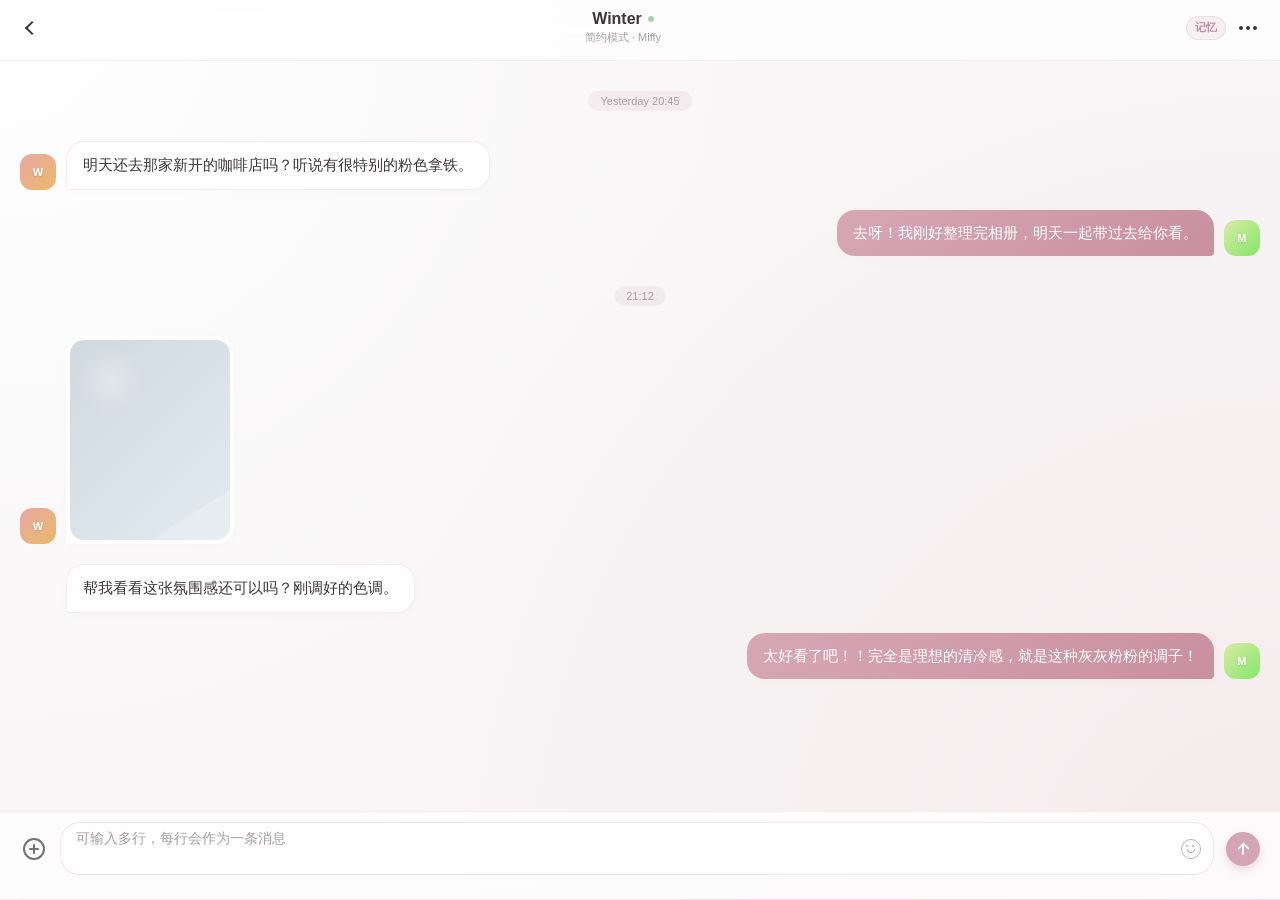
<file: 聊天界面.html>
<!DOCTYPE html>
<html lang="zh-CN">
<head>
    <meta charset="UTF-8">
    <meta name="viewport" content="width=device-width, initial-scale=1.0, maximum-scale=1.0, user-scalable=no">
    <title>Miffy Chat Detail</title>
    <style>
        /* === 基础变量与全局设定 (灰粉美学) === */
        :root {
            --app-bg: #f8f6f7;
            --glass-bg: rgba(255, 255, 255, 0.75);
            --dusty-pink: #d4a5b4;
            --dusty-pink-dark: #c08d9e;
            --dusty-pink-soft: #f4eaec;
            --text-dark: #3a3637;
            --text-gray: #a39ea0;
            --border-color: rgba(212, 165, 180, 0.18);
            --bubble-incoming: #ffffff;
            --bubble-outgoing: #d4a5b4;
            --bubble-incoming-border: rgba(255, 255, 255, 0.5);
            --font-family: -apple-system, BlinkMacSystemFont, "Helvetica Neue", Helvetica, Arial, sans-serif;
            --safe-top: env(safe-area-inset-top, 0px);
            --safe-bottom: env(safe-area-inset-bottom, 0px);
            --chat-footer-space: calc(92px + var(--safe-bottom));
            --attachment-panel-height: 0px;
        }

        * { margin: 0; padding: 0; box-sizing: border-box; -webkit-tap-highlight-color: transparent; }
        button,
        a,
        [role="button"],
        .send-btn,
        .bubble-action-btn,
        .edit-btn,
        .back-link,
        .detail-link {
            -webkit-tap-highlight-color: transparent;
            touch-action: manipulation;
            user-select: none;
        }
        button,
        a,
        [role="button"],
        .send-btn,
        .bubble-action-btn,
        .edit-btn,
        .back-link,
        .detail-link {
            transition: transform 0.12s ease, opacity 0.12s ease, box-shadow 0.12s ease, filter 0.12s ease;
        }
        button:active,
        a:active,
        [role="button"]:active,
        .send-btn:active,
        .bubble-action-btn:active,
        .edit-btn:active,
        .back-link:active,
        .detail-link:active {
            transform: translateY(1px) scale(0.97);
        }
        body { background-color: #e2dfdb; font-family: var(--font-family); margin: 0; min-height: 100vh; overflow: hidden;}
        
        .phone-screen {
            width: 100vw;
            height: 100svh;
            height: 100dvh;
            background-color: var(--app-bg);
            background-image: radial-gradient(circle at 0% 0%, #fff 0%, transparent 50%), radial-gradient(circle at 100% 100%, #f4eaec 0%, transparent 60%);
            position: relative;
            overflow: clip;
            border-radius: 0;
            box-shadow: none;
            display: flex; flex-direction: column;
            min-height: 0;
        }

        /* 顶部状态栏 */
        .status-bar { display: none; }
        .status-right { display: flex; align-items: center; gap: 6px; }
        .css-battery { width: 22px; height: 11px; border: 1.5px solid var(--text-dark); border-radius: 4px; position: relative; padding: 1px; }
        .css-battery::before { content: ''; display: block; width: 70%; height: 100%; background: var(--text-dark); border-radius: 1px; }
        .css-battery::after { content: ''; position: absolute; right: -4px; top: 2px; width: 2px; height: 4px; background: var(--text-dark); border-radius: 0 2px 2px 0; }
        .css-signal { display: flex; align-items: flex-end; gap: 1.5px; height: 10px; }
        .css-signal span { width: 3px; background: var(--text-dark); border-radius: 2px;}
        .css-signal span:nth-child(1) { height: 4px; } .css-signal span:nth-child(2) { height: 6px; } .css-signal span:nth-child(3) { height: 8px; } .css-signal span:nth-child(4) { height: 10px; }

        /* 聊天顶栏 */
        .chat-header {
            padding: calc(10px + var(--safe-top)) 20px 15px; display: flex; justify-content: space-between; align-items: center;
            background: var(--glass-bg); backdrop-filter: blur(20px); -webkit-backdrop-filter: blur(20px);
            border-bottom: 1px solid var(--border-color); position: sticky; top: 0; z-index: 50;
        }
        .header-left, .header-right { width: 40px; display: flex; align-items: center; }
        .header-right { width: auto; justify-content: flex-end; gap: 10px; }
        .header-center { display: flex; flex-direction: column; align-items: center; gap: 2px; }
        .chat-title { font-size: 16px; font-weight: 700; color: var(--text-dark); display: flex; align-items: center; gap: 6px; }
        .online-dot { width: 6px; height: 6px; background-color: #a8d5a2; border-radius: 50%; }
        .chat-subtitle { font-size: 11px; color: var(--text-gray); font-weight: 400; }

        .i-back { width: 10px; height: 10px; border-left: 2px solid var(--text-dark); border-bottom: 2px solid var(--text-dark); transform: rotate(45deg); cursor: pointer; }
        .back-link { display: inline-flex; align-items: center; justify-content: center; width: 24px; height: 24px; text-decoration: none; }
        .detail-link { display: inline-flex; align-items: center; justify-content: center; width: 24px; height: 24px; text-decoration: none; }
        .memory-link {
            display: inline-flex;
            align-items: center;
            justify-content: center;
            min-width: 24px;
            height: 24px;
            padding: 0 8px;
            border-radius: 999px;
            text-decoration: none;
            font-size: 11px;
            font-weight: 700;
            color: var(--dusty-pink-dark);
            background: rgba(212, 165, 180, 0.16);
            border: 1px solid rgba(212, 165, 180, 0.25);
        }
        .memory-link:active {
            background: rgba(212, 165, 180, 0.24);
        }
        .i-more { width: 4px; height: 4px; background: var(--text-dark); border-radius: 50%; box-shadow: -7px 0 0 var(--text-dark), 7px 0 0 var(--text-dark); cursor: pointer;}

        /* 聊天主体 */
        .chat-body { flex: 1; min-height: 0; overflow-y: auto; padding: 20px 20px calc(var(--chat-footer-space) + var(--attachment-panel-height)); display: flex; flex-direction: column; gap: 20px; scrollbar-width: none; }
        .chat-body::-webkit-scrollbar { display: none; }
        .time-divider { align-self: center; font-size: 11px; color: var(--text-gray); background: rgba(212, 165, 180, 0.15); padding: 4px 12px; border-radius: 12px; margin: 10px 0; }
        .msg-row { display: flex; align-items: flex-end; gap: 10px; max-width: 100%; }
        .msg-avatar { width: 36px; height: 36px; border-radius: 12px; flex-shrink: 0; }
        .av-winter { background: linear-gradient(135deg, #e0c3fc, #8ec5fc); }
        .av-me { background: linear-gradient(135deg, #ffecd2, #fcb69f); }
        .avatar-label {
            width: 100%;
            height: 100%;
            display: flex;
            align-items: center;
            justify-content: center;
            border-radius: inherit;
            color: #fff;
            font-size: 11px;
            font-weight: 700;
            letter-spacing: 0.2px;
            text-shadow: 0 1px 2px rgba(0,0,0,0.15);
        }

        .bubble { padding: 12px 16px; font-size: 15px; line-height: 1.5; max-width: 70%; position: relative; word-break: break-word; box-shadow: 0 2px 10px rgba(0,0,0,0.02); }
        .incoming { justify-content: flex-start; }
        .incoming .bubble { background-color: var(--bubble-incoming); color: var(--text-dark); border-radius: 18px 18px 18px 4px; border: 1px solid rgba(255,255,255,0.5); }
        .outgoing { justify-content: flex-end; }
        .outgoing .msg-avatar { order: 2; }
        .outgoing .bubble { order: 1; }
        .outgoing .bubble { background-color: var(--bubble-outgoing); color: #fff; border-radius: 18px 18px 4px 18px; }

        .bubble-mode-soft .incoming .bubble {
            border-radius: 20px 20px 20px 8px;
            border-color: rgba(212, 165, 180, 0.15);
        }
        .bubble-mode-compact .incoming .bubble {
            border-radius: 14px 14px 14px 4px;
            padding: 10px 12px;
            font-size: 14px;
        }
        .bubble-mode-compact .outgoing .bubble {
            border-radius: 14px 14px 4px 14px;
            padding: 10px 12px;
            font-size: 14px;
        }
        .bubble-mode-dark .incoming .bubble {
            background: #f5f2f3;
            border-color: rgba(0,0,0,0.04);
        }
        .bubble-mode-light .outgoing .bubble {
            background: linear-gradient(135deg, #e7b8c6, #d4a5b4);
        }

        .bubble-theme-bw .incoming .bubble {
            background: #111;
            color: #fff;
            border-color: #111;
        }
        .bubble-theme-bw .outgoing .bubble {
            background: #fff;
            color: #111;
            border-color: #111;
        }

        .bubble-theme-pink .incoming .bubble {
            background: #ffffff;
            color: #3a3637;
            border-color: rgba(212, 165, 180, 0.22);
        }
        .bubble-theme-pink .outgoing .bubble {
            background: linear-gradient(135deg, #d7a7b6, #c98fa1);
            color: #fff;
            border-color: rgba(255, 255, 255, 0.24);
        }

        .bubble-theme-wechat .incoming .bubble {
            background: #ffffff;
            color: #222;
            border-color: #d7e5d7;
        }
        .bubble-theme-wechat .outgoing .bubble {
            background: #95ec69;
            color: #1b3a11;
            border-color: #80d95f;
        }
        /* ========================================= */
        /* === 🧚‍♀️ ins天使 主题气泡 (Angel Mode) === */
        /* ========================================= */
        
        /* 1. 发送方气泡 (右侧) */
        .bubble-mode-angel .outgoing .bubble {
            background: linear-gradient(135deg, #f0d0db, #e0b4c6);
            color: #55414c; 
            border: 1px solid rgba(255, 255, 255, 0.6);
            box-shadow: 0 4px 12px rgba(224, 180, 198, 0.3);
            z-index: 1; /* 确保层级正常 */
        }
        
        /* 左上角天使装饰 (伪元素占位) */
        .bubble-mode-angel .outgoing .bubble::before {
            content: "🕊️✨";
            position: absolute;
            top: -12px;
            left: -16px;
            font-size: 16px;
            opacity: 0.85;
            pointer-events: none;
            z-index: 2;
        }
        
        /* 右侧边缘天使装饰 (伪元素占位) */
        .bubble-mode-angel .outgoing .bubble::after {
            content: "✨🕊️"; 
            position: absolute;
            top: 8px;
            right: -24px;
            font-size: 16px;
            opacity: 0.85;
            pointer-events: none;
            z-index: 2;
        }

        /* 2. 接收方气泡 (左侧) - 呼应右侧的柔和色调 */
        .bubble-mode-angel .incoming .bubble {
            background: #fdfafb;
            color: #55414c;
            border: 1px solid rgba(224, 180, 198, 0.3);
            box-shadow: 0 2px 10px rgba(200, 150, 170, 0.05);
        }

        .bubble-img { padding: 4px; background: var(--bubble-incoming); border-radius: 18px 18px 18px 4px; box-shadow: 0 2px 10px rgba(0,0,0,0.02); }
        .css-photo { width: 160px; height: 200px; border-radius: 14px; background: linear-gradient(135deg, #cfd9df, #e2ebf0); position: relative; overflow: hidden; }
        .css-photo::after { content:''; position:absolute; bottom:0; right:0; width:0; height:0; border-bottom: 50px solid rgba(255,255,255,0.2); border-left: 80px solid transparent; }
        .css-photo::before { content:''; position:absolute; top:20px; left:20px; width:40px; height:40px; background: rgba(255,255,255,0.3); border-radius: 50%; filter: blur(10px); }

        /* ========================================= */
        /* === ✅ 优化后的底部输入栏与发送键 === */
        /* ========================================= */
        .chat-footer {
            padding: 10px 20px calc(14px + max(10px, var(--safe-bottom))); display: flex; align-items: center; gap: 12px;
            background: var(--glass-bg); backdrop-filter: blur(25px); -webkit-backdrop-filter: blur(25px);
            border-top: 1px solid var(--border-color); border-radius: 0; position: sticky; bottom: 0;
            z-index: 40;
        }

        .footer-icon { width: 28px; height: 28px; display: flex; justify-content: center; align-items: center; flex-shrink: 0; opacity: 0.7; }
        .footer-icon-btn {
            width: 34px;
            height: 34px;
            border: none;
            background: transparent;
            display: inline-flex;
            align-items: center;
            justify-content: center;
            padding: 0;
            cursor: pointer;
            border-radius: 50%;
        }
        .footer-icon-btn[aria-expanded="true"] .i-add {
            transform: rotate(45deg);
        }
        
        /* 加号图标 (移到了左边) */
        .i-add { width: 22px; height: 22px; border: 2px solid var(--text-dark); border-radius: 50%; position: relative; }
        .i-add { transition: transform 0.2s ease; }
        .i-add::before, .i-add::after { content:''; position:absolute; background: var(--text-dark); border-radius: 2px; top: 50%; left: 50%; transform: translate(-50%, -50%); }
        .i-add::before { width: 10px; height: 2px; } .i-add::after { width: 2px; height: 10px; }

        /* 输入框包裹 (收纳了笑脸) */
        .input-wrapper {
            flex: 1;
            min-height: 40px;
            max-height: 96px;
            background: #ffffff;
            border: 1px solid rgba(212, 165, 180, 0.3);
            border-radius: 20px;
            display: flex;
            align-items: center;
            padding: 6px 12px 6px 15px;
            gap: 8px;
        }
        .input-text {
            flex: 1;
            color: var(--text-dark);
            font-size: 14px;
            outline: none;
            border: none;
            resize: none;
            line-height: 1.4;
            min-height: 20px;
            max-height: 76px;
            background: transparent;
            font-family: inherit;
        }
        .input-text::placeholder {
            color: var(--text-gray);
        }
        
        /* 表情图标 (收进输入框) */
        .i-smile { width: 20px; height: 20px; border: 1.5px solid var(--text-gray); border-radius: 50%; position: relative; opacity: 0.8;}
        .i-smile::before { content:''; position:absolute; top: 5px; left: 4px; width: 2px; height: 2px; background: var(--text-gray); border-radius: 50%; box-shadow: 6px 0 0 var(--text-gray); }
        .i-smile::after { content:''; position:absolute; top: 9px; left: 5px; width: 6px; height: 3px; border: 1.5px solid var(--text-gray); border-top: none; border-radius: 0 0 8px 8px; }

        /* 发送按钮底座 */
        .send-btn {
            width: 34px; height: 34px; background: var(--dusty-pink); border-radius: 50%;
            display: flex; justify-content: center; align-items: center; flex-shrink: 0;
            box-shadow: 0 4px 10px rgba(212, 165, 180, 0.4); cursor: pointer; transition: transform 0.2s;
            border: none;
        }
        .send-btn:active { transform: scale(0.92); }
        .send-btn:disabled {
            opacity: 0.6;
            cursor: not-allowed;
            transform: none;
        }

        .attachment-panel {
            max-height: 0;
            overflow: hidden;
            background: linear-gradient(180deg, rgba(248, 246, 247, 0.96), rgba(244, 234, 236, 0.96));
            backdrop-filter: blur(24px);
            -webkit-backdrop-filter: blur(24px);
            border-top: 1px solid var(--border-color);
            transition: max-height 0.28s ease, padding 0.28s ease;
            padding: 0 20px;
            box-shadow: 0 -8px 24px rgba(212, 165, 180, 0.08);
        }
        .attachment-panel.show {
            max-height: 320px;
            padding: 18px 20px calc(18px + max(10px, var(--safe-bottom)));
        }
        .attachment-grid {
            display: grid;
            grid-template-columns: repeat(4, minmax(0, 1fr));
            gap: 18px 10px;
        }
        .attachment-item {
            border: none;
            background: transparent;
            color: var(--text-dark);
            display: flex;
            flex-direction: column;
            align-items: center;
            gap: 10px;
            cursor: pointer;
            padding: 0;
        }
        .attachment-icon {
            width: 66px;
            height: 66px;
            border-radius: 18px;
            background: rgba(255, 255, 255, 0.68);
            border: 1px solid rgba(212, 165, 180, 0.2);
            display: flex;
            align-items: center;
            justify-content: center;
            box-shadow: 0 8px 18px rgba(212, 165, 180, 0.12), inset 0 1px 0 rgba(255, 255, 255, 0.6);
            position: relative;
        }
        .attachment-label {
            font-size: 12px;
            color: var(--text-dark);
            font-weight: 600;
            text-align: center;
            line-height: 1.3;
        }

        .attachment-glyph {
            position: relative;
            width: 32px;
            height: 32px;
            color: var(--dusty-pink-dark);
        }
        .attachment-glyph::before,
        .attachment-glyph::after {
            content: "";
            position: absolute;
            box-sizing: border-box;
        }

        .glyph-album::before {
            inset: 6px 3px 5px;
            border: 2px solid currentColor;
            border-radius: 6px;
        }
        .glyph-album::after {
            left: 8px;
            bottom: 9px;
            width: 16px;
            height: 9px;
            border-left: 2px solid currentColor;
            border-bottom: 2px solid currentColor;
            transform: skewX(-30deg) rotate(-8deg);
        }

        .glyph-camera::before {
            left: 4px;
            top: 10px;
            width: 24px;
            height: 16px;
            border: 2px solid currentColor;
            border-radius: 6px;
        }
        .glyph-camera::after {
            left: 11px;
            top: 14px;
            width: 10px;
            height: 10px;
            border: 2px solid currentColor;
            border-radius: 50%;
            box-shadow: -6px -7px 0 -5px currentColor;
        }

        .glyph-location::before {
            left: 8px;
            top: 3px;
            width: 16px;
            height: 22px;
            border: 2px solid currentColor;
            border-radius: 50% 50% 50% 50% / 45% 45% 65% 65%;
            transform: rotate(45deg);
        }
        .glyph-location::after {
            left: 13px;
            top: 10px;
            width: 6px;
            height: 6px;
            background: currentColor;
            border-radius: 50%;
        }

        .glyph-mic::before {
            left: 11px;
            top: 5px;
            width: 10px;
            height: 15px;
            border: 2px solid currentColor;
            border-radius: 8px;
            background: transparent;
        }
        .glyph-mic::after {
            left: 8px;
            top: 18px;
            width: 16px;
            height: 10px;
            border: 2px solid currentColor;
            border-top: none;
            border-radius: 0 0 12px 12px;
            box-shadow: 6px 10px 0 -5px currentColor, 0 14px 0 -6px currentColor;
        }

        .glyph-favorite::before {
            left: 5px;
            top: 5px;
            width: 22px;
            height: 22px;
            background: currentColor;
            clip-path: polygon(50% 0%, 61% 36%, 100% 36%, 68% 58%, 79% 100%, 50% 74%, 21% 100%, 32% 58%, 0% 36%, 39% 36%);
        }

        .glyph-card::before {
            left: 4px;
            top: 7px;
            width: 24px;
            height: 18px;
            border: 2px solid currentColor;
            border-radius: 6px;
        }
        .glyph-card::after {
            left: 9px;
            top: 12px;
            width: 14px;
            height: 2px;
            background: currentColor;
            box-shadow: 0 5px 0 currentColor;
        }

        .glyph-file::before {
            left: 7px;
            top: 4px;
            width: 18px;
            height: 24px;
            border: 2px solid currentColor;
            border-radius: 4px;
        }
        .glyph-file::after {
            right: 7px;
            top: 4px;
            width: 8px;
            height: 8px;
            border-top: 2px solid currentColor;
            border-right: 2px solid currentColor;
            background: linear-gradient(135deg, transparent 49%, currentColor 50%, currentColor 100%);
            border-top-right-radius: 3px;
        }

        .glyph-music::before {
            left: 14px;
            top: 6px;
            width: 2px;
            height: 16px;
            background: currentColor;
            box-shadow: 7px 3px 0 0 currentColor;
        }
        .glyph-music::after {
            left: 9px;
            top: 19px;
            width: 8px;
            height: 8px;
            border: 2px solid currentColor;
            border-radius: 50%;
            box-shadow: 10px -3px 0 -2px currentColor, 10px 0 0 0 currentColor;
        }

        @media (max-width: 380px) {
            .attachment-grid {
                gap: 16px 8px;
            }
            .attachment-icon {
                width: 60px;
                height: 60px;
                border-radius: 16px;
                font-size: 27px;
            }
            .attachment-label {
                font-size: 11px;
            }
        }

        .typing {
            align-self: flex-start;
            color: var(--text-gray);
            font-size: 12px;
            margin-top: -8px;
            margin-left: 46px;
            opacity: 0.9;
        }

        .chat-toast {
            position: fixed;
            left: 50%;
            bottom: 108px;
            transform: translateX(-50%);
            background: rgba(58, 54, 55, 0.92);
            color: #fff;
            font-size: 12px;
            padding: 8px 12px;
            border-radius: 999px;
            opacity: 0;
            pointer-events: none;
            transition: opacity 0.2s ease;
            z-index: 200;
        }
        .chat-toast.show {
            opacity: 1;
        }

        /* 纯 CSS 向上箭头 */
        .i-arrow-up { position: relative; width: 14px; height: 14px; display: flex; justify-content: center; }
        .i-arrow-up::before { content: ''; position: absolute; top: 2px; width: 7px; height: 7px; border-top: 2.5px solid #fff; border-left: 2.5px solid #fff; transform: rotate(45deg); border-radius: 1px; }
        .i-arrow-up::after { content: ''; position: absolute; top: 3px; width: 2.5px; height: 10px; background: #fff; border-radius: 2px; }

        .memory-modal {
            position: fixed;
            inset: 0;
            background: rgba(26, 22, 23, 0.38);
            backdrop-filter: blur(8px);
            -webkit-backdrop-filter: blur(8px);
            display: flex;
            align-items: center;
            justify-content: center;
            opacity: 0;
            pointer-events: none;
            transition: opacity 0.2s ease;
            z-index: 215;
        }
        .memory-modal.show {
            opacity: 1;
            pointer-events: auto;
        }
        .memory-panel {
            width: min(92vw, 430px);
            max-height: min(78vh, 620px);
            overflow: hidden;
            border-radius: 24px;
            background: linear-gradient(155deg, rgba(255,255,255,0.97), rgba(251,243,245,0.98));
            border: 1px solid rgba(212, 165, 180, 0.32);
            box-shadow: 0 22px 42px rgba(58, 54, 55, 0.2);
            padding: 18px;
            display: flex;
            flex-direction: column;
            gap: 12px;
        }
        .memory-head {
            display: flex;
            align-items: center;
            justify-content: space-between;
            gap: 12px;
        }
        .memory-title {
            font-size: 17px;
            font-weight: 800;
            color: var(--text-dark);
        }
        .memory-close {
            width: 30px;
            height: 30px;
            border-radius: 50%;
            border: 1px solid var(--border-color);
            background: #fff;
            color: var(--text-gray);
            font-size: 18px;
            line-height: 1;
            cursor: pointer;
        }
        .memory-desc {
            font-size: 12px;
            color: var(--text-gray);
            line-height: 1.5;
        }
        .memory-content {
            overflow-y: auto;
            display: flex;
            flex-direction: column;
            gap: 10px;
            padding-right: 4px;
        }
        .memory-section {
            background: rgba(255,255,255,0.75);
            border: 1px solid rgba(212, 165, 180, 0.18);
            border-radius: 18px;
            padding: 12px 14px;
        }
        .memory-section-title {
            font-size: 12px;
            font-weight: 800;
            color: var(--dusty-pink-dark);
            margin-bottom: 8px;
        }
        .memory-summary,
        .memory-empty,
        .memory-bullet {
            font-size: 13px;
            line-height: 1.65;
            color: var(--text-dark);
        }
        .memory-empty {
            color: var(--text-gray);
        }
        .memory-list {
            display: flex;
            flex-direction: column;
            gap: 8px;
        }
        .memory-bullet {
            position: relative;
            padding-left: 14px;
        }
        .memory-bullet::before {
            content: '';
            position: absolute;
            left: 0;
            top: 9px;
            width: 5px;
            height: 5px;
            border-radius: 50%;
            background: var(--dusty-pink);
        }
        .memory-footer {
            display: flex;
            justify-content: flex-end;
        }
        .memory-refresh {
            border: 1px solid rgba(212, 165, 180, 0.35);
            border-radius: 999px;
            padding: 8px 14px;
            font-size: 12px;
            font-weight: 700;
            cursor: pointer;
            background: var(--dusty-pink-soft);
            color: var(--dusty-pink-dark);
        }
        .bubble.editable-bubble {
            cursor: pointer;
            transition: transform 0.18s ease, box-shadow 0.18s ease, opacity 0.18s ease;
        }
        .bubble.editable-bubble:active {
            transform: scale(0.98);
        }

        .edit-modal {
            position: fixed;
            inset: 0;
            background: rgba(26, 22, 23, 0.38);
            backdrop-filter: blur(8px);
            -webkit-backdrop-filter: blur(8px);
            display: flex;
            align-items: center;
            justify-content: center;
            opacity: 0;
            pointer-events: none;
            transition: opacity 0.2s ease;
            z-index: 220;
        }
        .edit-modal.show {
            opacity: 1;
            pointer-events: auto;
        }
        .edit-panel {
            width: min(92vw, 430px);
            border-radius: 24px;
            background: linear-gradient(155deg, rgba(255,255,255,0.97), rgba(251,243,245,0.98));
            border: 1px solid rgba(212, 165, 180, 0.32);
            box-shadow: 0 22px 42px rgba(58, 54, 55, 0.2);
            padding: 18px;
            display: flex;
            flex-direction: column;
            gap: 12px;
        }
        .edit-title {
            font-size: 17px;
            font-weight: 800;
            color: var(--text-dark);
        }
        .edit-desc {
            font-size: 12px;
            color: var(--text-gray);
            line-height: 1.5;
        }
        .edit-textarea {
            width: 100%;
            min-height: 120px;
            max-height: 42vh;
            resize: vertical;
            border: 1px solid rgba(212, 165, 180, 0.28);
            border-radius: 16px;
            padding: 12px 14px;
            font: inherit;
            font-size: 14px;
            line-height: 1.6;
            color: var(--text-dark);
            background: #fff;
        }
        .edit-textarea:focus {
            outline: none;
            border-color: rgba(212, 165, 180, 0.6);
            box-shadow: 0 0 0 3px rgba(212, 165, 180, 0.14);
        }
        .edit-actions {
            display: flex;
            justify-content: space-between;
            gap: 10px;
            flex-wrap: wrap;
        }
        .edit-actions-left,
        .edit-actions-right {
            display: flex;
            gap: 10px;
        }
        .edit-btn {
            border: 1px solid rgba(212, 165, 180, 0.35);
            border-radius: 999px;
            padding: 8px 14px;
            font-size: 12px;
            font-weight: 700;
            cursor: pointer;
            background: #fff;
            color: var(--text-dark);
        }
        .edit-btn.primary {
            background: var(--dusty-pink);
            color: #fff;
            border-color: transparent;
        }
        .edit-btn.soft {
            background: var(--dusty-pink-soft);
            color: var(--dusty-pink-dark);
        }
        .edit-btn:disabled {
            opacity: 0.45;
            cursor: not-allowed;
        }

        .bubble-action-menu {
            position: fixed;
            min-width: 132px;
            background: rgba(255, 255, 255, 0.96);
            border: 1px solid rgba(212, 165, 180, 0.24);
            border-radius: 16px;
            box-shadow: 0 18px 34px rgba(58, 54, 55, 0.16);
            padding: 6px;
            display: flex;
            flex-direction: column;
            gap: 4px;
            opacity: 0;
            pointer-events: none;
            transform: translateY(4px) scale(0.98);
            transition: opacity 0.18s ease, transform 0.18s ease;
            z-index: 210;
        }
        .bubble-action-menu.show {
            opacity: 1;
            pointer-events: auto;
            transform: translateY(0) scale(1);
        }
        .bubble-action-btn {
            width: 100%;
            border: none;
            background: transparent;
            color: var(--text-dark);
            font-size: 13px;
            font-weight: 700;
            text-align: left;
            border-radius: 12px;
            padding: 10px 12px;
            cursor: pointer;
        }
        .bubble-action-btn:hover,
        .bubble-action-btn:active {
            background: var(--dusty-pink-soft);
        }
        .bubble-action-btn:disabled {
            opacity: 0.45;
            cursor: not-allowed;
        }

    </style>
</head>
<body>

    <div class="phone-screen">
        
        <div class="status-bar">
            <div>21:16</div>
            <div class="status-right">
                <div class="css-signal"><span></span><span></span><span></span><span></span></div>
                <div class="css-battery"></div>
            </div>
        </div>

        <header class="chat-header">
            <div class="header-left"><a class="back-link" href="wechat.html?tab=messages" aria-label="返回微信主页"><div class="i-back"></div></a></div>
            <div class="header-center">
                <div class="chat-title" id="chatTitle">Winter <div class="online-dot"></div></div>
                <div class="chat-subtitle" id="chatSubtitle">Active now</div>
            </div>
            <div class="header-right">
                <button class="memory-link" id="memoryLink" type="button" aria-label="查看总结记忆">记忆</button>
                <a class="detail-link" href="chat-settings.html" aria-label="聊天设置"><div class="i-more"></div></a>
            </div>
        </header>

        <main class="chat-body">
            <div class="time-divider">Yesterday 20:45</div>
            <div class="msg-row incoming">
                <div class="msg-avatar av-winter" id="incomingAvatar"><div class="avatar-label" id="incomingAvatarLabel">W</div></div>
                <div class="bubble">明天还去那家新开的咖啡店吗？听说有很特别的粉色拿铁。</div>
            </div>
            <div class="msg-row outgoing">
                <div class="bubble">去呀！我刚好整理完相册，明天一起带过去给你看。</div>
                <div class="msg-avatar av-me" id="selfAvatar1"><div class="avatar-label" id="selfAvatarLabel1">M</div></div>
            </div>
            <div class="time-divider">21:12</div>
            <div class="msg-row incoming">
                <div class="msg-avatar av-winter" id="incomingAvatar2"><div class="avatar-label" id="incomingAvatarLabel2">W</div></div>
                <div class="bubble-img"><div class="css-photo"></div></div>
            </div>
            <div class="msg-row incoming">
                <div class="msg-avatar" style="visibility: hidden;"></div>
                <div class="bubble">帮我看看这张氛围感还可以吗？刚调好的色调。</div>
            </div>
            <div class="msg-row outgoing">
                <div class="bubble">太好看了吧！！完全是理想的清冷感，就是这种灰灰粉粉的调子！</div>
                <div class="msg-avatar av-me" id="selfAvatar2"><div class="avatar-label" id="selfAvatarLabel2">M</div></div>
            </div>
        </main>

        <!-- 优化后的底部输入栏 -->
        <footer class="chat-footer">
            <!-- 左侧：加号图标 -->
            <div class="footer-icon">
                <button class="footer-icon-btn" id="attachmentToggle" type="button" aria-label="更多功能" aria-expanded="false" aria-controls="attachmentPanel">
                    <div class="i-add"></div>
                </button>
            </div>
            
            <!-- 中间：输入框 (内含笑脸) -->
            <div class="input-wrapper">
                <textarea class="input-text" id="chatInput" placeholder="可输入多行，每行会作为一条消息"></textarea>
                <div class="i-smile"></div>
            </div>
            
            <!-- 右侧：发送按钮 (圆形粉底+向上箭头) -->
            <button class="send-btn" id="sendBtn" type="button" aria-label="发送消息">
                <div class="i-arrow-up"></div>
            </button>
        </footer>

        <div class="attachment-panel" id="attachmentPanel" aria-hidden="true">
            <div class="attachment-grid">
                <button class="attachment-item" type="button" data-tool-name="相册"><div class="attachment-icon"><div class="attachment-glyph glyph-album"></div></div><div class="attachment-label">相册</div></button>
                <button class="attachment-item" type="button" data-tool-name="拍摄"><div class="attachment-icon"><div class="attachment-glyph glyph-camera"></div></div><div class="attachment-label">拍摄</div></button>
                <button class="attachment-item" type="button" data-tool-name="位置"><div class="attachment-icon"><div class="attachment-glyph glyph-location"></div></div><div class="attachment-label">位置</div></button>
                <button class="attachment-item" type="button" data-tool-name="语音输入"><div class="attachment-icon"><div class="attachment-glyph glyph-mic"></div></div><div class="attachment-label">语音输入</div></button>
                <button class="attachment-item" type="button" data-tool-name="收藏"><div class="attachment-icon"><div class="attachment-glyph glyph-favorite"></div></div><div class="attachment-label">收藏</div></button>
                <button class="attachment-item" type="button" data-tool-name="个人名片"><div class="attachment-icon"><div class="attachment-glyph glyph-card"></div></div><div class="attachment-label">个人名片</div></button>
                <button class="attachment-item" type="button" data-tool-name="文件"><div class="attachment-icon"><div class="attachment-glyph glyph-file"></div></div><div class="attachment-label">文件</div></button>
                <button class="attachment-item" type="button" data-tool-name="音乐"><div class="attachment-icon"><div class="attachment-glyph glyph-music"></div></div><div class="attachment-label">音乐</div></button>
        </div>
    </div>

    <div class="edit-modal" id="editModal" aria-hidden="true">
        <div class="edit-panel" role="dialog" aria-modal="true" aria-labelledby="editTitle">
            <div class="edit-title" id="editTitle">编辑消息</div>
            <div class="edit-desc">点击聊天气泡后可修改文字，菜单里的“撤销”可直接删除这条消息。</div>
            <textarea class="edit-textarea" id="editTextarea" placeholder="输入新的消息内容"></textarea>
            <div class="edit-actions">
                <div class="edit-actions-left">
                    <button class="edit-btn soft" id="editUndoBtn" type="button">还原上一次修改</button>
                </div>
                <div class="edit-actions-right">
                    <button class="edit-btn" id="editCancelBtn" type="button">取消</button>
                    <button class="edit-btn primary" id="editSaveBtn" type="button">保存</button>
                </div>
            </div>
        </div>
    </div>

    <div class="memory-modal" id="memoryModal" aria-hidden="true">
        <div class="memory-panel" role="dialog" aria-modal="true" aria-labelledby="memoryTitle">
            <div class="memory-head">
                <div class="memory-title" id="memoryTitle">总结记忆</div>
                <button class="memory-close" id="memoryClose" type="button" aria-label="关闭">×</button>
            </div>
            <div class="memory-desc">根据当前会话聊天记录自动整理，方便你快速回看关系、话题和最近状态。</div>
            <div class="memory-content" id="memoryContent"></div>
            <div class="memory-footer">
                <button class="memory-refresh" id="memoryRefresh" type="button">刷新总结</button>
            </div>
        </div>
    </div>

    <div class="chat-toast" id="chatToast"></div>

    <div class="bubble-action-menu" id="bubbleActionMenu" aria-hidden="true">
        <button class="bubble-action-btn" id="bubbleEditAction" type="button">编辑</button>
        <button class="bubble-action-btn" id="bubbleUndoAction" type="button">撤销</button>
    </div>

    <script src="prompt-config.js"></script>
    <script>
        (function() {
            var STORAGE_KEY = "miffy_chat_settings_v1";
            var PRESET_KEY = "api_presets";
            var ACTIVE_PRESET_KEY = "api_active_preset";
            var CHAT_HISTORY_KEY = "miffy_chat_history_v1";
            var CHATS_KEY = "miffy_chats_v1";
            var CONTACTS_KEY = "miffy_contacts_v1";
            var CHAT_HISTORY_MAX = 30;
            var REPLY_COUNT_KEY = "miffy_reply_count_v1";
            var RETAIN_COUNT_KEY = "miffy_chat_retain_count_v1";
            var MEMORY_ROUNDS_KEY = "miffy_memory_rounds_v1";
            var MEMORY_DECADES_KEY = "miffy_memory_decades_v1";
            var titleEl = document.getElementById("chatTitle");
            var subtitleEl = document.getElementById("chatSubtitle");
            var chatBody = document.querySelector(".chat-body");
            var incomingAvatar = document.getElementById("incomingAvatar");
            var incomingAvatar2 = document.getElementById("incomingAvatar2");
            var incomingAvatarLabel = document.getElementById("incomingAvatarLabel");
            var incomingAvatarLabel2 = document.getElementById("incomingAvatarLabel2");
            var selfAvatar1 = document.getElementById("selfAvatar1");
            var selfAvatar2 = document.getElementById("selfAvatar2");
            var selfAvatarLabel1 = document.getElementById("selfAvatarLabel1");
            var selfAvatarLabel2 = document.getElementById("selfAvatarLabel2");
            var sendBtn = document.getElementById("sendBtn");
            var attachmentToggle = document.getElementById("attachmentToggle");
            var attachmentPanel = document.getElementById("attachmentPanel");
            var attachmentItems = Array.prototype.slice.call(document.querySelectorAll(".attachment-item"));
            var chatInput = document.getElementById("chatInput");
            var toast = document.getElementById("chatToast");
            var editModal = document.getElementById("editModal");
            var editTextarea = document.getElementById("editTextarea");
            var editUndoBtn = document.getElementById("editUndoBtn");
            var editCancelBtn = document.getElementById("editCancelBtn");
            var editSaveBtn = document.getElementById("editSaveBtn");
            var memoryLink = document.getElementById("memoryLink");
            var memoryModal = document.getElementById("memoryModal");
            var memoryContent = document.getElementById("memoryContent");
            var memoryClose = document.getElementById("memoryClose");
            var memoryRefresh = document.getElementById("memoryRefresh");
            var bubbleActionMenu = document.getElementById("bubbleActionMenu");
            var bubbleEditAction = document.getElementById("bubbleEditAction");
            var bubbleUndoAction = document.getElementById("bubbleUndoAction");
            var messageIdSeed = 0;
            var lastMemoryTrigger = null;
            var lastEditTrigger = null;
            var memorySummaryState = {
                timer: null,
                running: false,
                lastError: ""
            };
            var replyRoundSeed = 0;

            var chatState = {
                chatId: "default",
                contactId: "",
                title: "Winter",
                avatarText: "W",
                avatarGradient: "linear-gradient(135deg, #e0c3fc, #8ec5fc)",
                avatarUrl: "",
                selfName: "Miffy",
                selfAvatarText: "M",
                selfAvatarGradient: "linear-gradient(135deg, #ffecd2, #fcb69f)",
                selfAvatarUrl: "",
                history: [],
                pendingUserCount: 0,
                editingBubble: null,
                actionBubble: null
            };
            var activeReplyRequest = null;

            function uniquePush(list, value) {
                if (!value) {
                    return;
                }
                if (list.indexOf(value) === -1) {
                    list.push(value);
                }
            }

            function readMemoryBuckets(key) {
                var raw = readJSON(key);
                if (raw && typeof raw === "object" && !Array.isArray(raw)) {
                    return raw;
                }
                return {};
            }

            function writeMemoryBuckets(key, map) {
                localStorage.setItem(key, JSON.stringify(map || {}));
            }

            function readChatMemoryRounds() {
                var buckets = readMemoryBuckets(MEMORY_ROUNDS_KEY);
                var list = buckets[chatState.chatId];
                return Array.isArray(list) ? list : [];
            }

            function writeChatMemoryRounds(list) {
                var buckets = readMemoryBuckets(MEMORY_ROUNDS_KEY);
                buckets[chatState.chatId] = Array.isArray(list) ? list : [];
                writeMemoryBuckets(MEMORY_ROUNDS_KEY, buckets);
            }

            function readChatMemoryDecades() {
                var buckets = readMemoryBuckets(MEMORY_DECADES_KEY);
                var list = buckets[chatState.chatId];
                return Array.isArray(list) ? list : [];
            }

            function writeChatMemoryDecades(list) {
                var buckets = readMemoryBuckets(MEMORY_DECADES_KEY);
                buckets[chatState.chatId] = Array.isArray(list) ? list : [];
                writeMemoryBuckets(MEMORY_DECADES_KEY, buckets);
            }

            function createReplyRoundId() {
                replyRoundSeed += 1;
                return "reply-" + Date.now() + "-" + replyRoundSeed;
            }

            function buildConversationRounds(history) {
                var safeHistory = Array.isArray(history) ? history.filter(function(item) {
                    return item && (item.role === "user" || item.role === "assistant") && typeof item.content === "string" && item.content.trim();
                }) : [];
                var rounds = [];
                var pendingUsers = [];
                var pendingStartedAt = "";
                var currentRound = null;

                safeHistory.forEach(function(item) {
                    if (item.role === "user") {
                        if (!pendingStartedAt) {
                            pendingStartedAt = item.time || formatMessageTime();
                        }
                        pendingUsers.push(item);
                        return;
                    }

                    if (!pendingUsers.length) {
                        return;
                    }

                    var replyRoundId = item.replyRoundId || "";
                    if (!currentRound || currentRound.replyRoundId !== replyRoundId) {
                        if (currentRound && currentRound.userMessages.length && currentRound.assistantMessages.length) {
                            rounds.push(currentRound);
                        }
                        currentRound = {
                            replyRoundId: replyRoundId,
                            userMessages: pendingUsers.slice(),
                            assistantMessages: [],
                            startedAt: pendingStartedAt || item.time || formatMessageTime()
                        };
                        pendingUsers = [];
                        pendingStartedAt = "";
                    }
                    currentRound.assistantMessages.push(item);
                });

                if (currentRound && currentRound.userMessages.length && currentRound.assistantMessages.length) {
                    rounds.push(currentRound);
                }

                return rounds.map(function(round, index) {
                    var userText = round.userMessages.map(function(item) { return item.content; }).join("\n");
                    var assistantText = round.assistantMessages.map(function(item) { return item.content; }).join("\n");
                    return {
                        roundNumber: index + 1,
                        replyRoundId: round.replyRoundId,
                        userText: userText,
                        assistantText: assistantText,
                        signature: [round.replyRoundId || index + 1, userText, assistantText].join("||"),
                        happenedAt: round.assistantMessages[round.assistantMessages.length - 1].time || round.startedAt || formatMessageTime()
                    };
                });
            }

            function normalizeMemoryList(value, emptyLabel) {
                var list = Array.isArray(value) ? value : [];
                var result = list.map(function(item) {
                    return String(item || "").trim();
                }).filter(Boolean).slice(0, 6);
                return result.length ? result : [emptyLabel];
            }

            function extractJsonObject(text) {
                var raw = String(text || "").trim();
                if (!raw) {
                    return null;
                }
                try {
                    return JSON.parse(raw);
                } catch (error) {}
                var match = raw.match(/\{[\s\S]*\}/);
                if (!match) {
                    return null;
                }
                try {
                    return JSON.parse(match[0]);
                } catch (error2) {
                    return null;
                }
            }

            function normalizeRoundMemoryResponse(data, round) {
                var parsed = extractJsonObject(parseAssistantContent(data));
                if (!parsed) {
                    throw new Error("记忆总结格式异常");
                }
                return {
                    roundNumber: round.roundNumber,
                    signature: round.signature,
                    happenedAt: round.happenedAt,
                    happened: String(parsed.happened || parsed.summary || "").trim() || "本轮有聊天内容，但未成功返回总结",
                    majorEvents: normalizeMemoryList(parsed.major_events || parsed.events, "未提及重大事件"),
                    importantItems: normalizeMemoryList(parsed.important_items || parsed.items, "未提及重要物品"),
                    relationProgress: normalizeMemoryList(parsed.relation_progress || parsed.emotions, "未提及明显关系推进"),
                    createdAt: Date.now()
                };
            }

            function normalizeDecadeMemoryResponse(data, startRound, endRound, sourceRounds) {
                var parsed = extractJsonObject(parseAssistantContent(data));
                if (!parsed) {
                    throw new Error("十轮总结格式异常");
                }
                return {
                    groupIndex: Math.ceil(endRound / 10),
                    startRound: startRound,
                    endRound: endRound,
                    happened: String(parsed.happened || parsed.summary || "").trim() || "这十轮发生了连续互动，但总结不完整",
                    majorEvents: normalizeMemoryList(parsed.major_events || parsed.events, "未提及重大事件"),
                    importantItems: normalizeMemoryList(parsed.important_items || parsed.items, "未提及重要物品"),
                    overallChanges: normalizeMemoryList(parsed.overall_changes || parsed.relation_progress, "未提及明显阶段变化"),
                    sourceRoundNumbers: sourceRounds.map(function(item) { return item.roundNumber; }),
                    createdAt: Date.now()
                };
            }

            function buildRoundMemoryMessages(round) {
                return [
                    {
                        role: "system",
                        content: [
                            "你是聊天记忆整理器，只负责根据本轮真实聊天记录做具体记忆总结。",
                            "必须输出 JSON，不要输出解释、前缀、代码块。",
                            "字段固定为：happened、major_events、important_items、relation_progress。",
                            "happened 用 1 到 3 句明确写本轮发生了什么；major_events 写重大事件数组；important_items 写重要物品、礼物、地点数组；relation_progress 写情绪变化或关系推进数组。",
                            "没有提到就写“未提及”，不要编造。"
                        ].join("\n")
                    },
                    {
                        role: "user",
                        content: [
                            "请总结第 " + round.roundNumber + " 轮聊天记忆。",
                            "聊天对象：" + (chatState.title || "对方"),
                            "用户：" + (chatState.selfName || "我"),
                            "【用户消息】",
                            round.userText || "未提及",
                            "【对方回复】",
                            round.assistantText || "未提及",
                            "请只返回 JSON。"
                        ].join("\n")
                    }
                ];
            }

            function buildDecadeMemoryMessages(rounds) {
                var startRound = rounds[0].roundNumber;
                var endRound = rounds[rounds.length - 1].roundNumber;
                return [
                    {
                        role: "system",
                        content: [
                            "你是聊天阶段记忆整理器，只根据已存在的分轮记忆做十轮阶段总结。",
                            "必须输出 JSON，不要输出解释、前缀、代码块。",
                            "字段固定为：happened、major_events、important_items、overall_changes。",
                            "happened 概括这十轮整体发生了什么；major_events 写阶段重大事件；important_items 写关键物品、礼物、地点；overall_changes 写关系、情绪、互动模式变化。",
                            "没有提到就写“未提及”，不要编造。"
                        ].join("\n")
                    },
                    {
                        role: "user",
                        content: [
                            "请总结第 " + startRound + " 到第 " + endRound + " 轮的阶段记忆。",
                            rounds.map(function(item) {
                                return [
                                    "第 " + item.roundNumber + " 轮：",
                                    "发生了什么：" + item.happened,
                                    "重大事件：" + item.majorEvents.join("；"),
                                    "重要物品：" + item.importantItems.join("；"),
                                    "关系推进：" + item.relationProgress.join("；")
                                ].join("\n");
                            }).join("\n\n"),
                            "请只返回 JSON。"
                        ].join("\n")
                    }
                ];
            }

            function callMemoryApi(preset, messages) {
                var base = normalizeBaseUrl(preset.baseUrl);
                var endpointCandidates = [
                    base + "/chat/completions",
                    base + "/v1/chat/completions"
                ];
                var idx = 0;

                function tryNext(lastErr) {
                    if (idx >= endpointCandidates.length) {
                        return Promise.reject(lastErr || new Error("无法访问记忆接口"));
                    }
                    var url = endpointCandidates[idx++];
                    return fetchWithTimeout(url, {
                        method: "POST",
                        headers: {
                            "Content-Type": "application/json",
                            "Authorization": "Bearer " + preset.apiKey
                        },
                        body: JSON.stringify({
                            model: preset.model,
                            messages: messages,
                            temperature: 0.2,
                            response_format: { type: "json_object" }
                        })
                    }, 45000, { controller: null })
                    .then(function(response) {
                        if (!response.ok) {
                            throw new Error("HTTP " + response.status + " @ " + url);
                        }
                        return response.json();
                    })
                    .catch(function(err) {
                        return tryNext(err);
                    });
                }

                return tryNext();
            }

            function syncMemorySummary(options) {
                var silent = options && options.silent === true;
                var preset = getActivePreset();
                var roundsFromHistory = buildConversationRounds(chatState.history);
                var storedRounds = readChatMemoryRounds();
                var storedDecades = readChatMemoryDecades();
                var roundMap = {};
                storedRounds.forEach(function(item) {
                    if (item && item.signature) {
                        roundMap[item.signature] = item;
                    }
                });
                var missingRounds = roundsFromHistory.filter(function(round) {
                    return !roundMap[round.signature];
                });
                var needDecadeRefresh = false;

                if (storedRounds.length >= 10) {
                    var expectedGroupCount = Math.floor(storedRounds.length / 10);
                    needDecadeRefresh = storedDecades.length < expectedGroupCount;
                }

                if (!missingRounds.length && !needDecadeRefresh) {
                    if (memoryModal && memoryModal.classList.contains("show")) {
                        renderMemorySummary();
                    }
                    return Promise.resolve({ rounds: storedRounds, decades: storedDecades, skipped: true });
                }
                if (!preset || !preset.baseUrl || !preset.apiKey || !preset.model) {
                    memorySummaryState.lastError = "请先在 API 配置里启用可用预设";
                    return Promise.resolve({ rounds: storedRounds, decades: storedDecades, skipped: true });
                }

                memorySummaryState.running = true;
                memorySummaryState.lastError = "";

                return missingRounds.reduce(function(chain, round) {
                    return chain.then(function(currentRounds) {
                        return callMemoryApi(preset, buildRoundMemoryMessages(round)).then(function(data) {
                            currentRounds.push(normalizeRoundMemoryResponse(data, round));
                            currentRounds.sort(function(a, b) { return a.roundNumber - b.roundNumber; });
                            writeChatMemoryRounds(currentRounds);
                            return currentRounds;
                        });
                    });
                }, Promise.resolve(storedRounds.slice())).then(function(finalRounds) {
                    var decadeMap = {};
                    var currentStoredDecades = readChatMemoryDecades();
                    currentStoredDecades.forEach(function(item) {
                        if (item && item.groupIndex) {
                            decadeMap[item.groupIndex] = item;
                        }
                    });
                    var blocks = [];
                    for (var i = 0; i + 9 < finalRounds.length; i += 10) {
                        var block = finalRounds.slice(i, i + 10);
                        var groupIndex = Math.ceil(block[block.length - 1].roundNumber / 10);
                        if (!decadeMap[groupIndex]) {
                            blocks.push(block);
                        }
                    }
                    return blocks.reduce(function(chain, block) {
                        return chain.then(function(currentDecades) {
                            return callMemoryApi(preset, buildDecadeMemoryMessages(block)).then(function(data) {
                                currentDecades.push(normalizeDecadeMemoryResponse(data, block[0].roundNumber, block[block.length - 1].roundNumber, block));
                                currentDecades.sort(function(a, b) { return a.groupIndex - b.groupIndex; });
                                writeChatMemoryDecades(currentDecades);
                                return currentDecades;
                            });
                        });
                    }, Promise.resolve(currentStoredDecades.slice())).then(function(finalDecades) {
                        return { rounds: finalRounds, decades: finalDecades };
                    });
                }).then(function(result) {
                    memorySummaryState.running = false;
                    if (!silent) {
                        showToast("记忆总结已更新");
                    }
                    if (memoryModal && memoryModal.classList.contains("show")) {
                        renderMemorySummary();
                    }
                    return result;
                }).catch(function(error) {
                    memorySummaryState.running = false;
                    memorySummaryState.lastError = error && error.message ? error.message : "未知错误";
                    if (!silent) {
                        showToast("记忆总结失败：" + memorySummaryState.lastError);
                    }
                    if (memoryModal && memoryModal.classList.contains("show")) {
                        renderMemorySummary();
                    }
                    return { rounds: readChatMemoryRounds(), decades: readChatMemoryDecades(), error: memorySummaryState.lastError };
                });
            }

            function scheduleMemorySummary(options) {
                var force = options && options.force === true;
                var silent = options && options.silent === true;
                if (memorySummaryState.timer) {
                    window.clearTimeout(memorySummaryState.timer);
                }
                if (!silent) {
                    showToast(force ? "正在刷新记忆总结..." : "正在整理本轮记忆...");
                }
                memorySummaryState.timer = window.setTimeout(function() {
                    memorySummaryState.timer = null;
                    if (memorySummaryState.running) {
                        return;
                    }
                    syncMemorySummary({ silent: silent });
                }, force ? 80 : 280);
            }

            function renderMemorySummary() {
                if (!memoryContent) {
                    return;
                }
                var rounds = readChatMemoryRounds();
                var decades = readChatMemoryDecades();
                var latestRound = rounds.length ? rounds[rounds.length - 1] : null;
                var decadeHtml = decades.length
                    ? decades.slice().reverse().map(function(item) {
                        var eventsHtml = item.majorEvents.map(function(entry) { return '<div class="memory-bullet">' + escapeHtml(entry) + '</div>'; }).join("");
                        var itemsHtml = item.importantItems.map(function(entry) { return '<div class="memory-bullet">' + escapeHtml(entry) + '</div>'; }).join("");
                        var changesHtml = item.overallChanges.map(function(entry) { return '<div class="memory-bullet">' + escapeHtml(entry) + '</div>'; }).join("");
                        return '' +
                            '<section class="memory-section">' +
                                '<div class="memory-section-title">第 ' + item.startRound + ' - ' + item.endRound + ' 轮阶段总结</div>' +
                                '<div class="memory-summary">' + escapeHtml(item.happened) + '</div>' +
                                '<div class="memory-list">' + eventsHtml + itemsHtml + changesHtml + '</div>' +
                            '</section>';
                    }).join("")
                    : '<section class="memory-section"><div class="memory-section-title">十轮总结</div><div class="memory-empty">累计满十轮后，这里会保留每个十轮阶段总结。</div></section>';

                var roundDetailHtml = latestRound
                    ? '' +
                        '<section class="memory-section">' +
                            '<div class="memory-section-title">最新一轮：第 ' + latestRound.roundNumber + ' 轮</div>' +
                            '<div class="memory-summary">' + escapeHtml(latestRound.happened) + '</div>' +
                        '</section>' +
                        '<section class="memory-section">' +
                            '<div class="memory-section-title">重大事件</div>' +
                            '<div class="memory-list">' + latestRound.majorEvents.map(function(item) { return '<div class="memory-bullet">' + escapeHtml(item) + '</div>'; }).join("") + '</div>' +
                        '</section>' +
                        '<section class="memory-section">' +
                            '<div class="memory-section-title">重要物品</div>' +
                            '<div class="memory-list">' + latestRound.importantItems.map(function(item) { return '<div class="memory-bullet">' + escapeHtml(item) + '</div>'; }).join("") + '</div>' +
                        '</section>' +
                        '<section class="memory-section">' +
                            '<div class="memory-section-title">关系/情绪变化</div>' +
                            '<div class="memory-list">' + latestRound.relationProgress.map(function(item) { return '<div class="memory-bullet">' + escapeHtml(item) + '</div>'; }).join("") + '</div>' +
                        '</section>'
                    : '<section class="memory-section"><div class="memory-section-title">本轮记忆</div><div class="memory-empty">完成一整轮对话后，这里会保留每轮总结。</div></section>';

                var historyHtml = rounds.length
                    ? rounds.slice().reverse().map(function(item) {
                        var eventsHtml = item.majorEvents.map(function(entry) { return '<div class="memory-bullet">' + escapeHtml(entry) + '</div>'; }).join("");
                        var itemsHtml = item.importantItems.map(function(entry) { return '<div class="memory-bullet">' + escapeHtml(entry) + '</div>'; }).join("");
                        var progressHtml = item.relationProgress.map(function(entry) { return '<div class="memory-bullet">' + escapeHtml(entry) + '</div>'; }).join("");
                        return '' +
                            '<section class="memory-section">' +
                                '<div class="memory-section-title">第 ' + item.roundNumber + ' 轮记忆</div>' +
                                '<div class="memory-summary">' + escapeHtml(item.happened) + '</div>' +
                                '<div class="memory-section-title">重大事件</div>' +
                                '<div class="memory-list">' + eventsHtml + '</div>' +
                                '<div class="memory-section-title">重要物品</div>' +
                                '<div class="memory-list">' + itemsHtml + '</div>' +
                                '<div class="memory-section-title">关系/情绪变化</div>' +
                                '<div class="memory-list">' + progressHtml + '</div>' +
                            '</section>';
                    }).join("")
                    : '';

                var statusHtml = memorySummaryState.lastError
                    ? '<section class="memory-section"><div class="memory-section-title">状态</div><div class="memory-empty">最近一次整理失败：' + escapeHtml(memorySummaryState.lastError) + '</div></section>'
                    : (memorySummaryState.running
                        ? '<section class="memory-section"><div class="memory-section-title">状态</div><div class="memory-empty">正在整理新的轮次记忆…</div></section>'
                        : '');

                memoryContent.innerHTML = '' +
                    roundDetailHtml +
                    historyHtml +
                    decadeHtml +
                    statusHtml;
            }

            function focusElement(target) {
                if (!target || typeof target.focus !== "function") {
                    return;
                }
                try {
                    target.focus({ preventScroll: true });
                } catch (error) {
                    target.focus();
                }
            }

            function setLayerHiddenState(layer, hidden) {
                if (!layer) {
                    return;
                }
                layer.setAttribute("aria-hidden", hidden ? "true" : "false");
                if ("inert" in layer) {
                    layer.inert = !!hidden;
                }
            }

            function restoreFocusBeforeHide(layer, fallbackTarget) {
                if (!layer) {
                    return;
                }
                var activeElement = document.activeElement;
                if (activeElement && layer.contains(activeElement)) {
                    if (fallbackTarget && document.contains(fallbackTarget) && !fallbackTarget.disabled) {
                        focusElement(fallbackTarget);
                    } else if (chatInput) {
                        focusElement(chatInput);
                    } else if (memoryLink) {
                        focusElement(memoryLink);
                    }
                }
            }

            function openMemoryModal() {
                if (!memoryModal) {
                    return;
                }
                lastMemoryTrigger = document.activeElement && document.activeElement !== document.body
                    ? document.activeElement
                    : memoryLink;
                scheduleMemorySummary({ force: true, silent: false });
                renderMemorySummary();
                memoryModal.classList.add("show");
                setLayerHiddenState(memoryModal, false);
                window.setTimeout(function() {
                    focusElement(memoryClose || memoryModal);
                }, 0);
            }

            function closeMemoryModal() {
                if (!memoryModal) {
                    return;
                }
                restoreFocusBeforeHide(memoryModal, lastMemoryTrigger || memoryLink);
                memoryModal.classList.remove("show");
                setLayerHiddenState(memoryModal, true);
                lastMemoryTrigger = null;
            }

            function parseChatRoute() {
                var params = new URLSearchParams(window.location.search || "");
                return {
                    chatId: params.get("chatId") || "default",
                    contactId: params.get("contactId") || ""
                };
            }

            function readChats() {
                var list = readJSON(CHATS_KEY);
                return Array.isArray(list) ? list : [];
            }

            function readContacts() {
                var list = readJSON(CONTACTS_KEY);
                return Array.isArray(list) ? list : [];
            }

            function readSettingsBuckets() {
                var raw = readJSON("miffy_chat_settings_by_chat_v1");
                if (raw && typeof raw === "object" && !Array.isArray(raw)) {
                    return raw;
                }
                return {};
            }

            function findChatMeta(route) {
                var chats = readChats();
                var contacts = readContacts();
                var chat = null;
                var contact = null;
                var i;

                for (i = 0; i < chats.length; i += 1) {
                    if (chats[i] && chats[i].id === route.chatId) {
                        chat = chats[i];
                        break;
                    }
                }

                for (i = 0; i < contacts.length; i += 1) {
                    if (!contacts[i]) {
                        continue;
                    }
                    if ((route.contactId && contacts[i].id === route.contactId) ||
                        (chat && contacts[i].id === chat.contactId) ||
                        contacts[i].chatId === route.chatId) {
                        contact = contacts[i];
                        break;
                    }
                }

                return { chat: chat, contact: contact };
            }

            function getScopedChatSettings(chatId) {
                var buckets = readSettingsBuckets();
                if (chatId && buckets[chatId] && typeof buckets[chatId] === "object") {
                    return buckets[chatId];
                }
                return readJSON(STORAGE_KEY) || null;
            }

            function readHistoryBuckets() {
                var raw = readJSON(CHAT_HISTORY_KEY);
                if (raw && typeof raw === "object" && !Array.isArray(raw)) {
                    return raw;
                }
                return {};
            }

            function writeHistoryBuckets(map) {
                localStorage.setItem(CHAT_HISTORY_KEY, JSON.stringify(map || {}));
            }

            function formatMessageTime(value) {
                if (value) {
                    return value;
                }
                var now = new Date();
                return String(now.getHours()).padStart(2, "0") + ":" + String(now.getMinutes()).padStart(2, "0");
            }

            function normalizeStoredMessage(item) {
                if (!item) {
                    return null;
                }
                if ((item.from === "me" || item.from === "them") && typeof item.text === "string" && item.text.trim()) {
                    return {
                        role: item.from === "me" ? "user" : "assistant",
                        content: item.text.trim(),
                        time: item.time || ""
                    };
                }
                if ((item.role === "user" || item.role === "assistant") && typeof item.content === "string" && item.content.trim()) {
                    return {
                        role: item.role,
                        content: item.content.trim(),
                        time: item.time || ""
                    };
                }
                return null;
            }

            function serializeHistoryItem(item) {
                if (!item || !item.content) {
                    return null;
                }
                return {
                    from: item.role === "user" ? "me" : "them",
                    text: item.content,
                    time: formatMessageTime(item.time)
                };
            }

            function isAssistantAvatar(target) {
                if (!target || !target.closest) {
                    return false;
                }
                var avatar = target.closest(".msg-avatar");
                if (!avatar || !chatBody || !chatBody.contains(avatar)) {
                    return false;
                }
                var row = avatar.closest(".msg-row");
                return !!(row && row.classList.contains("incoming") && avatar.offsetParent !== null && !avatar.hasAttribute("data-regenerating"));
            }

            function readJSON(key) {
                try {
                    var raw = localStorage.getItem(key);
                    return raw ? JSON.parse(raw) : null;
                } catch (error) {
                    return null;
                }
            }

            function readText(key, fallback) {
                var value = localStorage.getItem(key);
                return value ? value : fallback;
            }

            function normalizeBubblePreset(value) {
                var preset = String(value || "").trim();
                if (preset === "bw" || preset === "pink" || preset === "wechat") {
                    return preset;
                }
                return "pink";
            }

            function ensureBubbleCustomStyleEl() {
                var styleEl = document.getElementById("bubbleCustomStyle");
                if (styleEl) {
                    return styleEl;
                }

                styleEl = document.createElement("style");
                styleEl.id = "bubbleCustomStyle";
                document.head.appendChild(styleEl);
                return styleEl;
            }

            function applyBubbleStyle(settings) {
                if (!chatBody) {
                    return;
                }

                var legacyMode = settings && settings.mode === "detail";
                var styleData = settings && settings.style && typeof settings.style === "object"
                    ? settings.style
                    : {};
                var preset = normalizeBubblePreset(styleData.preset);
                var customCss = typeof styleData.customCss === "string" ? styleData.customCss : "";

                chatBody.classList.remove("chat-detail-mode", "bubble-theme-bw", "bubble-theme-pink", "bubble-theme-wechat", "bubble-theme-custom");

                if (legacyMode) {
                    chatBody.classList.add("chat-detail-mode");
                } else {
                    if (preset === "custom") {
                        chatBody.classList.add("bubble-theme-custom");
                    } else {
                        chatBody.classList.add("bubble-theme-" + preset);
                    }
                }

                ensureBubbleCustomStyleEl().textContent = customCss;
            }

            function clamp(value, min, max) {
                return Math.max(min, Math.min(max, value));
            }

            function buildNumberOptions(selectEl, min, max) {
                if (!selectEl) {
                    return;
                }
                var html = "";
                for (var i = min; i <= max; i += 1) {
                    html += '<option value="' + i + '">' + i + " 条</option>";
                }
                selectEl.innerHTML = html;
            }

            function readRetainCount() {
                var raw = parseInt(localStorage.getItem(RETAIN_COUNT_KEY), 10);
                if (!Number.isFinite(raw)) {
                    return CHAT_HISTORY_MAX;
                }
                return clamp(raw, 10, 200);
            }

            function saveRetainCount(value) {
                var normalized = clamp(parseInt(value, 10) || CHAT_HISTORY_MAX, 10, 200);
                CHAT_HISTORY_MAX = normalized;
                localStorage.setItem(RETAIN_COUNT_KEY, String(normalized));
                return normalized;
            }

            function nextMessageId() {
                messageIdSeed += 1;
                return "msg_" + Date.now() + "_" + messageIdSeed;
            }

            function ensureBubbleMeta(row, bubble, role, text) {
                if (!row || !bubble) {
                    return;
                }
                if (!row.getAttribute("data-message-id")) {
                    row.setAttribute("data-message-id", nextMessageId());
                }
                bubble.classList.add("editable-bubble");
                bubble.setAttribute("tabindex", "0");
                bubble.setAttribute("role", "button");
                bubble.setAttribute("aria-label", "编辑消息");
                bubble.setAttribute("data-role", role || "assistant");
                if (!bubble.getAttribute("data-edit-stack")) {
                    bubble.setAttribute("data-edit-stack", "[]");
                }
                if (typeof text === "string" && !bubble.getAttribute("data-original-text")) {
                    bubble.setAttribute("data-original-text", text);
                }
            }

            function readBubbleStack(bubble) {
                if (!bubble) {
                    return [];
                }
                try {
                    var raw = bubble.getAttribute("data-edit-stack") || "[]";
                    var parsed = JSON.parse(raw);
                    return Array.isArray(parsed) ? parsed.filter(function(item) {
                        return typeof item === "string";
                    }) : [];
                } catch (error) {
                    return [];
                }
            }

            function writeBubbleStack(bubble, stack) {
                if (!bubble) {
                    return;
                }
                bubble.setAttribute("data-edit-stack", JSON.stringify((stack || []).slice(-20)));
            }

            function syncHistoryFromDom() {
                chatState.history = trimHistory(collectVisibleHistory());
                chatState.pendingUserCount = computePendingUserCount(chatState.history);
                saveHistory();
            }

            function updateUndoButtonState() {
                if (!editUndoBtn) {
                    return;
                }
                var bubble = chatState.editingBubble;
                var stack = readBubbleStack(bubble);
                editUndoBtn.disabled = !bubble || !stack.length;
            }

            function updateActionMenuState() {
                if (!bubbleUndoAction) {
                    return;
                }
                bubbleUndoAction.disabled = !chatState.actionBubble;
            }

            function closeBubbleActionMenu() {
                if (!bubbleActionMenu) {
                    return;
                }
                bubbleActionMenu.classList.remove("show");
                bubbleActionMenu.setAttribute("aria-hidden", "true");
                chatState.actionBubble = null;
            }

            function openBubbleActionMenu(bubble) {
                if (!bubbleActionMenu || !bubble) {
                    return;
                }

                chatState.actionBubble = bubble;
                updateActionMenuState();

                var rect = bubble.getBoundingClientRect();
                var menuWidth = 132;
                var menuHeight = 104;
                var left = rect.left + rect.width / 2 - menuWidth / 2;
                var top = rect.top - menuHeight - 10;

                left = clamp(left, 10, window.innerWidth - menuWidth - 10);
                if (top < 10) {
                    top = Math.min(window.innerHeight - menuHeight - 10, rect.bottom + 10);
                }

                bubbleActionMenu.style.left = left + "px";
                bubbleActionMenu.style.top = top + "px";
                bubbleActionMenu.classList.add("show");
                bubbleActionMenu.setAttribute("aria-hidden", "false");
            }

            function openEditModal(bubble) {
                if (!editModal || !editTextarea || !bubble) {
                    return;
                }
                lastEditTrigger = document.activeElement && document.activeElement !== document.body
                    ? document.activeElement
                    : bubble;
                closeBubbleActionMenu();
                chatState.editingBubble = bubble;
                editTextarea.value = bubble.textContent.trim();
                updateUndoButtonState();
                editModal.classList.add("show");
                setLayerHiddenState(editModal, false);
                window.setTimeout(function() {
                    editTextarea.focus();
                    editTextarea.setSelectionRange(editTextarea.value.length, editTextarea.value.length);
                }, 0);
            }

            function closeEditModal() {
                if (!editModal) {
                    return;
                }
                restoreFocusBeforeHide(editModal, lastEditTrigger || chatInput);
                editModal.classList.remove("show");
                setLayerHiddenState(editModal, true);
                chatState.editingBubble = null;
                lastEditTrigger = null;
            }

            function saveBubbleEdit() {
                var bubble = chatState.editingBubble;
                if (!bubble || !editTextarea) {
                    return;
                }
                var nextText = (editTextarea.value || "").trim();
                var currentText = bubble.textContent.trim();

                if (!nextText) {
                    showToast("消息内容不能为空");
                    return;
                }
                if (nextText === currentText) {
                    closeEditModal();
                    return;
                }

                var stack = readBubbleStack(bubble);
                stack.push(currentText);
                writeBubbleStack(bubble, stack);
                bubble.textContent = nextText;
                syncHistoryFromDom();
                closeEditModal();
                showToast("消息已更新");
            }

            function undoBubbleEdit() {
                var bubble = chatState.editingBubble;
                if (!bubble || !editTextarea) {
                    return;
                }
                var stack = readBubbleStack(bubble);
                if (!stack.length) {
                    showToast("没有可撤销的修改");
                    return;
                }
                var previousText = stack.pop();
                writeBubbleStack(bubble, stack);
                bubble.textContent = previousText;
                editTextarea.value = previousText;
                syncHistoryFromDom();
                updateUndoButtonState();
                showToast("已撤销修改");
            }

            function deleteBubbleFromMenu() {
                var bubble = chatState.actionBubble;
                if (!bubble) {
                    return;
                }
                var row = bubble.closest(".msg-row");
                if (row && row.parentNode) {
                    row.parentNode.removeChild(row);
                }
                syncHistoryFromDom();
                closeBubbleActionMenu();
                showToast("消息已删除");
            }

            function bindBubbleEditor() {
                if (!chatBody) {
                    return;
                }

                chatBody.addEventListener("click", function(event) {
                    var bubble = event.target && event.target.closest ? event.target.closest(".bubble") : null;
                    if (!bubble || !chatBody.contains(bubble)) {
                        return;
                    }
                    event.stopPropagation();
                    openBubbleActionMenu(bubble);
                });

                chatBody.addEventListener("keydown", function(event) {
                    var bubble = event.target && event.target.closest ? event.target.closest(".bubble") : null;
                    if (!bubble || !chatBody.contains(bubble)) {
                        return;
                    }
                    if (event.key === "Enter" || event.key === " ") {
                        event.preventDefault();
                        openBubbleActionMenu(bubble);
                    }
                });
            }

            function trimHistory(list) {
                return list.slice(-CHAT_HISTORY_MAX);
            }

            function loadHistory() {
                var raw = readJSON(CHAT_HISTORY_KEY);
                var list = null;

                if (Array.isArray(raw)) {
                    list = raw;
                } else {
                    list = readHistoryBuckets()[chatState.chatId];
                }

                if (!Array.isArray(list)) {
                    return null;
                }

                return list.map(normalizeStoredMessage).filter(Boolean);
            }

            function saveHistory() {
                chatState.history = trimHistory(chatState.history || []);
                var buckets = readHistoryBuckets();
                buckets[chatState.chatId] = chatState.history.map(serializeHistoryItem).filter(Boolean);
                writeHistoryBuckets(buckets);
                scheduleMemorySummary({ silent: true });
            }

            function computePendingUserCount(history) {
                var count = 0;
                for (var i = history.length - 1; i >= 0; i -= 1) {
                    if (history[i].role === "user") {
                        count += 1;
                        continue;
                    }
                    break;
                }
                return count;
            }

            function renderHistoryFromStorage(history) {
                if (!chatBody) {
                    return;
                }

                Array.prototype.slice.call(chatBody.querySelectorAll(".msg-row, .time-divider, .typing")).forEach(function(node) {
                    if (node && node.parentNode) {
                        node.parentNode.removeChild(node);
                    }
                });

                history.forEach(function(item) {
                    addMessageRow(item.role, item.content);
                });
            }

            function showToast(text) {
                if (!toast) {
                    return;
                }
                toast.textContent = text;
                toast.classList.add("show");
                window.clearTimeout(showToast._timer);
                showToast._timer = window.setTimeout(function() {
                    toast.classList.remove("show");
                }, 1600);
            }

            function syncAttachmentPanelHeight() {
                if (!attachmentPanel) {
                    return;
                }
                var height = attachmentPanel.classList.contains("show") ? attachmentPanel.scrollHeight : 0;
                document.documentElement.style.setProperty("--attachment-panel-height", height + "px");
            }

            function openAttachmentPanel() {
                if (!attachmentPanel || !attachmentToggle) {
                    return;
                }
                attachmentPanel.classList.add("show");
                attachmentPanel.setAttribute("aria-hidden", "false");
                attachmentToggle.setAttribute("aria-expanded", "true");
                syncAttachmentPanelHeight();
                if (chatBody) {
                    chatBody.scrollTop = chatBody.scrollHeight;
                }
            }

            function closeAttachmentPanel() {
                if (!attachmentPanel || !attachmentToggle) {
                    return;
                }
                attachmentPanel.classList.remove("show");
                attachmentPanel.setAttribute("aria-hidden", "true");
                attachmentToggle.setAttribute("aria-expanded", "false");
                syncAttachmentPanelHeight();
            }

            function toggleAttachmentPanel() {
                if (!attachmentPanel) {
                    return;
                }
                if (attachmentPanel.classList.contains("show")) {
                    closeAttachmentPanel();
                } else {
                    closeAttachmentPanel();
                    openAttachmentPanel();
                }
            }

            function escapeHtml(str) {
                if (str === null || str === undefined) {
                    return "";
                }
                return String(str)
                    .replace(/&/g, "&amp;")
                    .replace(/</g, "&lt;")
                    .replace(/>/g, "&gt;")
                    .replace(/\"/g, "&quot;")
                    .replace(/'/g, "&#39;");
            }

            function extractAvatarText(name) {
                var value = (name || "").trim();
                if (!value) {
                    return "W";
                }
                return value.slice(0, 1).toUpperCase();
            }

            function buildAvatarGradient(seedText) {
                var seed = (seedText || "W").charCodeAt(0) || 87;
                var hue = (seed * 29) % 360;
                return "linear-gradient(135deg, hsl(" + hue + ", 62%, 78%), hsl(" + ((hue + 35) % 360) + ", 74%, 66%))";
            }

            function applyAvatarElement(el, labelEl, text, gradient, avatarUrl) {
                if (!el) {
                    return;
                }

                if (avatarUrl) {
                    el.style.backgroundImage = 'url("' + avatarUrl.replace(/"/g, '\\"') + '")';
                    el.style.backgroundSize = "cover";
                    el.style.backgroundPosition = "center";
                    if (labelEl) {
                        labelEl.style.display = "none";
                    }
                    return;
                }

                el.style.backgroundImage = "none";
                el.style.background = gradient;
                if (labelEl) {
                    labelEl.style.display = "flex";
                    labelEl.textContent = text;
                }
            }

            function applyHeaderAndStyle() {
                var route = parseChatRoute();
                var linked = findChatMeta(route);
                var settings = getScopedChatSettings(route.chatId || chatState.chatId) || {};
                var simple = settings.simple || {};
                var detail = settings.detail || {};
                var mode = settings && settings.mode === "detail" ? "detail" : "simple";
                var title = simple.targetName || "Winter";
                var subtitle = "简约模式 · " + (simple.callName || "Miffy");
                var routeCallName = (linked.chat && linked.chat.callName) || (linked.contact && linked.contact.callName) || "";
                var routeName = (linked.chat && linked.chat.name) || (linked.contact && linked.contact.name) || "";
                var routeAvatar = (linked.chat && linked.chat.avatar) || (linked.contact && linked.contact.avatar) || "";
                var previewTitle = route.chatId
                    ? (routeName || title)
                    : (routeName || readText(STORAGE_KEY + "_preview_name", title));
                var previewSubtitle = route.chatId
                    ? (routeCallName ? ("联系人 · " + routeCallName) : subtitle)
                    : (routeCallName ? ("联系人 · " + routeCallName) : readText(STORAGE_KEY + "_preview_subtitle", subtitle));
                var targetAvatarText = extractAvatarText(previewTitle || title);
                var selfName = mode === "detail"
                    ? detail.selfName || "Miffy"
                    : simple.selfName || "Miffy";
                var selfAvatarText = extractAvatarText(selfName);
                var avatarsRaw = settings.avatars || {};
                var legacyAvatars = {
                    targetUrl: avatarsRaw.targetUrl || "",
                    selfUrl: avatarsRaw.selfUrl || ""
                };
                var simpleAvatars = Object.assign({}, legacyAvatars, avatarsRaw.simple || {});
                var detailAvatars = Object.assign({}, avatarsRaw.detail || {});
                var activeAvatars = mode === "detail" ? detailAvatars : simpleAvatars;
                var targetAvatarUrl = route.chatId
                    ? (routeAvatar || activeAvatars.targetUrl || "")
                    : (routeAvatar || activeAvatars.targetUrl || readText(STORAGE_KEY + "_avatar_target", ""));
                var selfAvatarUrl = route.chatId
                    ? (activeAvatars.selfUrl || "")
                    : (activeAvatars.selfUrl || readText(STORAGE_KEY + "_avatar_self", ""));

                applyBubbleStyle(settings);

                if (titleEl && previewTitle) {
                    titleEl.childNodes[0].nodeValue = previewTitle + " ";
                }
                if (subtitleEl && previewSubtitle) {
                    subtitleEl.textContent = previewSubtitle;
                }

                var avatarGradient = buildAvatarGradient(targetAvatarText);
                var selfGradient = buildAvatarGradient(selfAvatarText);

                applyAvatarElement(incomingAvatar, incomingAvatarLabel, targetAvatarText, avatarGradient, targetAvatarUrl);
                applyAvatarElement(incomingAvatar2, incomingAvatarLabel2, targetAvatarText, avatarGradient, targetAvatarUrl);
                applyAvatarElement(selfAvatar1, selfAvatarLabel1, selfAvatarText, selfGradient, selfAvatarUrl);
                applyAvatarElement(selfAvatar2, selfAvatarLabel2, selfAvatarText, selfGradient, selfAvatarUrl);
                chatState.chatId = route.chatId || "default";
                chatState.contactId = route.contactId || (linked.chat && linked.chat.contactId) || (linked.contact && linked.contact.id) || "";
                chatState.title = previewTitle || title || "Winter";
                chatState.avatarText = targetAvatarText;
                chatState.avatarGradient = avatarGradient;
                chatState.avatarUrl = targetAvatarUrl;
                chatState.selfName = selfName;
                chatState.selfAvatarText = selfAvatarText;
                chatState.selfAvatarGradient = selfGradient;
                chatState.selfAvatarUrl = selfAvatarUrl;
            }

            function refreshChatAppearanceFromStorage(event) {
                if (event && event.key && event.key !== STORAGE_KEY) {
                    return;
                }
                applyHeaderAndStyle();
                renderHistoryFromStorage(chatState.history);
            }

            function addMessageRow(role, text) {
                if (!chatBody || !text) {
                    return;
                }

                var row = document.createElement("div");
                row.className = "msg-row " + (role === "assistant" ? "incoming" : "outgoing");

                if (role === "assistant") {
                    row.innerHTML = '' +
                        '<div class="msg-avatar"><div class="avatar-label"></div></div>' +
                        '<div class="bubble">' + escapeHtml(text) + '</div>';
                } else {
                    row.innerHTML = '' +
                        '<div class="bubble">' + escapeHtml(text) + '</div>' +
                        '<div class="msg-avatar"><div class="avatar-label"></div></div>';
                }

                var avatarEl = row.querySelector(".msg-avatar");
                var labelEl = row.querySelector(".avatar-label");
                if (role === "assistant") {
                    applyAvatarElement(avatarEl, labelEl, chatState.avatarText, chatState.avatarGradient, chatState.avatarUrl);
                } else {
                    applyAvatarElement(avatarEl, labelEl, chatState.selfAvatarText, chatState.selfAvatarGradient, chatState.selfAvatarUrl);
                }

                var bubbleEl = row.querySelector(".bubble");
                ensureBubbleMeta(row, bubbleEl, role, text);

                chatBody.appendChild(row);
                chatBody.scrollTop = chatBody.scrollHeight;
            }

            function setLoading(loading) {
                if (!sendBtn) {
                    return;
                }
                sendBtn.disabled = false;
                sendBtn.setAttribute("aria-busy", loading ? "true" : "false");
                sendBtn.setAttribute("aria-label", loading ? "中断回复" : "发送消息");
                sendBtn.classList.toggle("is-loading", !!loading);
            }

            function abortActiveReply(options) {
                if (!activeReplyRequest) {
                    return false;
                }

                var request = activeReplyRequest;
                activeReplyRequest = null;

                if (request.typingEl) {
                    removeTyping(request.typingEl);
                }
                if (request.controller) {
                    request.controller.abort(options && options.reason ? options.reason : "manual-abort");
                }

                setLoading(false);

                if (!options || options.silent !== true) {
                    showToast("已打断回复");
                }
                return true;
            }

            function collectVisibleHistory() {
                if (!chatBody) {
                    return [];
                }

                var rows = Array.prototype.slice.call(chatBody.querySelectorAll(".msg-row"));
                return rows.map(function(row) {
                    var bubble = row.querySelector(".bubble");
                    if (!bubble) {
                        return null;
                    }
                    var text = bubble.textContent.trim();
                    if (!text) {
                        return null;
                    }
                    var role = row.classList.contains("incoming") ? "assistant" : "user";
                    return { role: role, content: text };
                }).filter(Boolean);
            }

            function removeAssistantRoundRows(userRow) {
                if (!chatBody || !userRow) {
                    return;
                }

                var node = userRow.nextElementSibling;
                while (node) {
                    var next = node.nextElementSibling;
                    if (node.classList && node.classList.contains("msg-row")) {
                        if (node.classList.contains("outgoing")) {
                            break;
                        }
                        if (node.parentNode) {
                            node.parentNode.removeChild(node);
                        }
                    }
                    node = next;
                }
            }

            function findPreviousUserRow(fromRow) {
                var node = fromRow;
                while (node) {
                    if (node.classList && node.classList.contains("msg-row") && node.classList.contains("outgoing")) {
                        return node;
                    }
                    node = node.previousElementSibling;
                }
                return null;
            }

            function requestAssistantReply(historyOverride) {
                var preset = getActivePreset();
                if (!preset || !preset.baseUrl || !preset.apiKey || !preset.model) {
                    showToast("请先在 API 配置里启用可用预设");
                    return;
                }

                var baseHistory = Array.isArray(historyOverride) ? historyOverride.slice() : chatState.history.slice();
                if (!computePendingUserCount(baseHistory)) {
                    return;
                }

                setLoading(true);
                var typingEl = appendTyping();
                var requestState = {
                    controller: null,
                    typingEl: typingEl,
                    aborted: false
                };
                activeReplyRequest = requestState;
                var messageWindow = baseHistory.slice(-24);
                var payload = [{ role: "system", content: buildSystemPrompt() }].concat(messageWindow);

                callChatApi(preset, payload, requestState)
                    .then(function(data) {
                        if (activeReplyRequest !== requestState) {
                            return;
                        }
                        removeTyping(typingEl);
                        var content = parseAssistantContent(data);
                        var replies = splitAssistantLines(content);

                        if (!replies.length) {
                            replies = ["我刚刚有点走神啦，可以再说一次吗？"];
                        }

                        var replyRoundId = createReplyRoundId();

                        replies.forEach(function(reply) {
                            addMessageRow("assistant", reply);
                            chatState.history.push({ role: "assistant", content: reply, time: formatMessageTime(), replyRoundId: replyRoundId });
                        });

                        chatState.history = trimHistory(chatState.history);
                        chatState.pendingUserCount = 0;
                        saveHistory();
                        scheduleMemorySummary({ silent: true });
                    })
                    .catch(function(error) {
                        if (activeReplyRequest !== requestState) {
                            return;
                        }
                        removeTyping(typingEl);
                        if (error && error.isManualAbort) {
                            return;
                        }
                        showToast("发送失败：" + (error && error.message ? error.message : "未知错误"));
                    })
                    .finally(function() {
                        if (activeReplyRequest === requestState) {
                            activeReplyRequest = null;
                            setLoading(false);
                        }
                    });
            }

            function regenerateAssistantRoundFromAvatar(avatarEl) {
                var row = avatarEl && avatarEl.closest ? avatarEl.closest(".msg-row") : null;
                if (!row || !row.classList.contains("incoming")) {
                    return;
                }

                var userRow = findPreviousUserRow(row);
                if (!userRow) {
                    showToast("这一轮前没有找到用户提问");
                    return;
                }

                var history = collectVisibleHistory();
                var userBubble = userRow.querySelector(".bubble");
                var userText = userBubble ? userBubble.textContent.trim() : "";
                var userIndex = -1;

                for (var i = history.length - 1; i >= 0; i -= 1) {
                    if (history[i].role === "user" && history[i].content === userText) {
                        userIndex = i;
                        break;
                    }
                }

                if (userIndex === -1) {
                    showToast("没有找到可重生的提问");
                    return;
                }

                removeAssistantRoundRows(userRow);
                chatState.history = trimHistory(history.slice(0, userIndex + 1));
                chatState.pendingUserCount = 1;
                saveHistory();
                requestAssistantReply(chatState.history);
                showToast("已删除本轮回复，重新生成中");
            }

            function initExistingBubbles() {
                if (!chatBody) {
                    return;
                }
                Array.prototype.slice.call(chatBody.querySelectorAll(".msg-row")).forEach(function(row) {
                    var bubble = row.querySelector(".bubble");
                    if (!bubble) {
                        return;
                    }
                    var role = row.classList.contains("incoming") ? "assistant" : "user";
                    ensureBubbleMeta(row, bubble, role, bubble.textContent.trim());
                });
            }

            function splitAssistantLines(raw) {
                var cleaned = String(raw || "").replace(/\r/g, "").trim();
                if (!cleaned) {
                    return [];
                }

                var parts = cleaned
                    .split(/\n{1,}/)
                    .map(function(line) {
                        return line
                            .replace(/^[-*•]\s*/, "")
                            .replace(/^\d+[\.、)\-]\s*/, "")
                            .trim();
                    })
                    .filter(Boolean);

                if (parts.length <= 1) {
                    return [cleaned];
                }
                return parts.slice(0, 8);
            }

            function normalizeBaseUrl(url) {
                var result = String(url || "").trim().replace(/\/+$/, "");
                result = result.replace(/\/chat\/completions$/i, "");
                result = result.replace(/\/completions$/i, "");
                return result;
            }

            function getActivePreset() {
                var presets = readJSON(PRESET_KEY) || [];
                var activeId = localStorage.getItem(ACTIVE_PRESET_KEY);
                if (!activeId) {
                    return null;
                }
                for (var i = 0; i < presets.length; i += 1) {
                    if (presets[i].id === activeId) {
                        return presets[i];
                    }
                }
                return null;
            }

            function fetchWithTimeout(url, options, timeoutMs, requestState) {
                var controller = requestState && requestState.controller ? requestState.controller : new AbortController();
                if (requestState) {
                    requestState.controller = controller;
                }
                var timer = window.setTimeout(function() {
                    controller.abort();
                }, timeoutMs || 30000);

                var merged = Object.assign({}, options, { signal: controller.signal });
                return fetch(url, merged)
                    .finally(function() {
                        window.clearTimeout(timer);
                    })
                    .catch(function(err) {
                        if (err && err.name === "AbortError") {
                            if (requestState && activeReplyRequest !== requestState) {
                                var manualAbortError = new Error("已手动中断");
                                manualAbortError.isManualAbort = true;
                                throw manualAbortError;
                            }
                            throw new Error("请求超时");
                        }
                        throw err;
                    });
            }

            function callChatApi(preset, messages, requestState) {
                var base = normalizeBaseUrl(preset.baseUrl);
                var endpointCandidates = [
                    base + "/chat/completions",
                    base + "/v1/chat/completions"
                ];
                var idx = 0;

                function tryNext(lastErr) {
                    if (idx >= endpointCandidates.length) {
                        return Promise.reject(lastErr || new Error("无法访问聊天接口"));
                    }

                    var url = endpointCandidates[idx++];
                    return fetchWithTimeout(url, {
                        method: "POST",
                        headers: {
                            "Content-Type": "application/json",
                            "Authorization": "Bearer " + preset.apiKey
                        },
                        body: JSON.stringify({
                            model: preset.model,
                            messages: messages,
                            temperature: 0.8
                        })
                    }, 45000, requestState)
                    .then(function(response) {
                        if (!response.ok) {
                            throw new Error("HTTP " + response.status + " @ " + url);
                        }
                        return response.json();
                    })
                    .catch(function(err) {
                        if (err && err.isManualAbort) {
                            return Promise.reject(err);
                        }
                        return tryNext(err);
                    });
                }

                return tryNext();
            }

            function parseAssistantContent(data) {
                if (!data) {
                    return "";
                }

                if (data.choices && data.choices[0] && data.choices[0].message && data.choices[0].message.content) {
                    return data.choices[0].message.content;
                }
                if (typeof data.reply === "string") {
                    return data.reply;
                }
                if (typeof data.message === "string") {
                    return data.message;
                }
                if (typeof data.output === "string") {
                    return data.output;
                }
                if (Array.isArray(data.output_text)) {
                    return data.output_text.join("\n");
                }

                return "";
            }

            function buildSystemPrompt() {
                var settings = getScopedChatSettings(chatState.chatId) || readJSON(STORAGE_KEY);
                if (window.PinkPromptConfig && typeof window.PinkPromptConfig.buildSystemPrompt === "function") {
                    return window.PinkPromptConfig.buildSystemPrompt(settings, chatState);
                }

                return [
                    "你正在扮演聊天对象。",
                    "对象昵称：" + (chatState.title || "对方"),
                    "回复格式：每次 2-6 条短消息，换行分隔，不编号。"
                ].join("\n");
            }

            function appendTyping() {
                if (!chatBody) {
                    return null;
                }
                var el = document.createElement("div");
                el.className = "typing";
                el.textContent = "对方正在输入...";
                chatBody.appendChild(el);
                chatBody.scrollTop = chatBody.scrollHeight;
                return el;
            }

            function removeTyping(el) {
                if (el && el.parentNode) {
                    el.parentNode.removeChild(el);
                }
            }

            function autoSizeInput() {
                if (!chatInput) {
                    return;
                }
                chatInput.style.height = "auto";
                chatInput.style.height = Math.min(chatInput.scrollHeight, 76) + "px";
            }

            function sendMessages() {
                if (activeReplyRequest) {
                    abortActiveReply();
                    return;
                }

                var preset = getActivePreset();
                if (!preset || !preset.baseUrl || !preset.apiKey || !preset.model) {
                    showToast("请先在 API 配置里启用可用预设");
                    return;
                }

                var rawInput = (chatInput.value || "").trim();

                if (rawInput) {
                    addMessageRow("user", rawInput);
                    chatState.history.push({ role: "user", content: rawInput, time: formatMessageTime() });
                    chatState.history = trimHistory(chatState.history);
                    chatState.pendingUserCount += 1;
                    saveHistory();
                    chatInput.value = "";
                    autoSizeInput();
                    return;
                }

                if (!chatState.pendingUserCount) {
                    return;
                }

                requestAssistantReply(chatState.history);
            }

            applyHeaderAndStyle();

            window.addEventListener("storage", refreshChatAppearanceFromStorage);

            CHAT_HISTORY_MAX = readRetainCount();

            var restoredHistory = loadHistory();
            if (restoredHistory && restoredHistory.length) {
                chatState.history = trimHistory(restoredHistory);
                renderHistoryFromStorage(chatState.history);
            } else {
                chatState.history = trimHistory(collectVisibleHistory());
                saveHistory();
            }
            chatState.pendingUserCount = computePendingUserCount(chatState.history);

            if (chatInput) {
                chatInput.addEventListener("input", autoSizeInput);
                // 回车发送消息（Shift+Enter 换行）
                chatInput.addEventListener("keypress", function(e) {
    if (e.key === "Enter" && !e.shiftKey) {
        e.preventDefault();
        sendMessages();
    }
});
                autoSizeInput();
            }
            if (attachmentToggle) {
                attachmentToggle.addEventListener("click", function(event) {
                    event.preventDefault();
                    event.stopPropagation();
                    toggleAttachmentPanel();
                });
            }
            if (sendBtn) {
                sendBtn.addEventListener("click", sendMessages);
            }

            attachmentItems.forEach(function(item) {
                item.addEventListener("click", function() {
                    var toolName = item.getAttribute("data-tool-name") || "该功能";
                    showToast(toolName + " 功能入口已展开");
                    closeAttachmentPanel();
                });
            });

            if (editSaveBtn) {
                editSaveBtn.addEventListener("click", saveBubbleEdit);
            }
            if (editCancelBtn) {
                editCancelBtn.addEventListener("click", closeEditModal);
            }
            if (editUndoBtn) {
                editUndoBtn.addEventListener("click", undoBubbleEdit);
            }
            if (memoryLink) {
                memoryLink.addEventListener("click", function() {
                    openMemoryModal();
                });
            }
            if (memoryClose) {
                memoryClose.addEventListener("click", closeMemoryModal);
            }
            if (memoryRefresh) {
                memoryRefresh.addEventListener("click", function() {
                    scheduleMemorySummary({ force: true, silent: false });
                });
            }
            if (bubbleEditAction) {
                bubbleEditAction.addEventListener("click", function() {
                    if (chatState.actionBubble) {
                        openEditModal(chatState.actionBubble);
                    }
                });
            }
            if (bubbleUndoAction) {
                bubbleUndoAction.addEventListener("click", deleteBubbleFromMenu);
            }
            if (editModal) {
                editModal.addEventListener("click", function(event) {
                    if (event.target === editModal) {
                        closeEditModal();
                    }
                });
            }
            if (memoryModal) {
                memoryModal.addEventListener("click", function(event) {
                    if (event.target === memoryModal) {
                        closeMemoryModal();
                    }
                });
            }
            document.addEventListener("click", function(event) {
                if (isAssistantAvatar(event.target)) {
                    event.preventDefault();
                    event.stopPropagation();
                    regenerateAssistantRoundFromAvatar(event.target.closest(".msg-avatar"));
                    return;
                }
                if (attachmentPanel && attachmentPanel.classList.contains("show")) {
                    var clickedToggle = attachmentToggle && attachmentToggle.contains(event.target);
                    var clickedPanel = attachmentPanel.contains(event.target);
                    if (!clickedToggle && !clickedPanel) {
                        closeAttachmentPanel();
                    }
                }
                if (!bubbleActionMenu || !bubbleActionMenu.classList.contains("show")) {
                    return;
                }
                if (bubbleActionMenu.contains(event.target)) {
                    return;
                }
                var bubble = event.target && event.target.closest ? event.target.closest(".bubble") : null;
                if (bubble) {
                    return;
                }
                closeBubbleActionMenu();
            });
            document.addEventListener("keydown", function(event) {
                if (event.key === "Escape" && attachmentPanel && attachmentPanel.classList.contains("show")) {
                    closeAttachmentPanel();
                }
                if (event.key === "Escape" && editModal && editModal.classList.contains("show")) {
                    closeEditModal();
                }
                if (event.key === "Escape" && memoryModal && memoryModal.classList.contains("show")) {
                    closeMemoryModal();
                }
                if (event.key === "Escape" && bubbleActionMenu && bubbleActionMenu.classList.contains("show")) {
                    closeBubbleActionMenu();
                }
                if ((event.ctrlKey || event.metaKey) && event.key.toLowerCase() === "z" && editModal && editModal.classList.contains("show")) {
                    event.preventDefault();
                    undoBubbleEdit();
                }
            });

            if (editTextarea) {
                editTextarea.addEventListener("keydown", function(event) {
                    if ((event.ctrlKey || event.metaKey) && event.key === "Enter") {
                        event.preventDefault();
                        saveBubbleEdit();
                    }
                });
            }
            
            initExistingBubbles();
            bindBubbleEditor();
            setLayerHiddenState(editModal, true);
            setLayerHiddenState(memoryModal, true);
            syncAttachmentPanelHeight();
            window.addEventListener("resize", syncAttachmentPanelHeight);

            (function() {
                function buildMessagesTarget() {
                    var target = 'wechat.html?tab=messages';
                    if (chatState.chatId && chatState.chatId !== 'default') {
                        target += '&chatId=' + encodeURIComponent(chatState.chatId);
                    } else if (chatState.contactId) {
                        target += '&contactId=' + encodeURIComponent(chatState.contactId);
                    }
                    return target;
                }

                function buildDetailTarget() {
                    var params = new URLSearchParams();
                    if (chatState.chatId) {
                        params.set('chatId', chatState.chatId);
                    }
                    if (chatState.contactId) {
                        params.set('contactId', chatState.contactId);
                    }
                    var query = params.toString();
                    return 'chat-settings.html' + (query ? '?' + query : '');
                }

                try {
                    var backLink = document.querySelector('.back-link');
                    if (backLink) {
                        backLink.setAttribute('href', buildMessagesTarget());
                        backLink.addEventListener('click', function(e) {
                            e.preventDefault();
                            document.body.classList.add('page-leaving');
                            window.setTimeout(function () {
                                window.location.href = backLink.href;
                            }, 180);
                        });
                    }

                    var dl = document.querySelector('.detail-link');
                    if (dl) {
                        dl.setAttribute('href', buildDetailTarget());
                    }
                } catch (err) {
                    console.warn('navigation link setup failed', err);
                }
            })();
        })();
        
    </script>
</body>
</html>
</file>
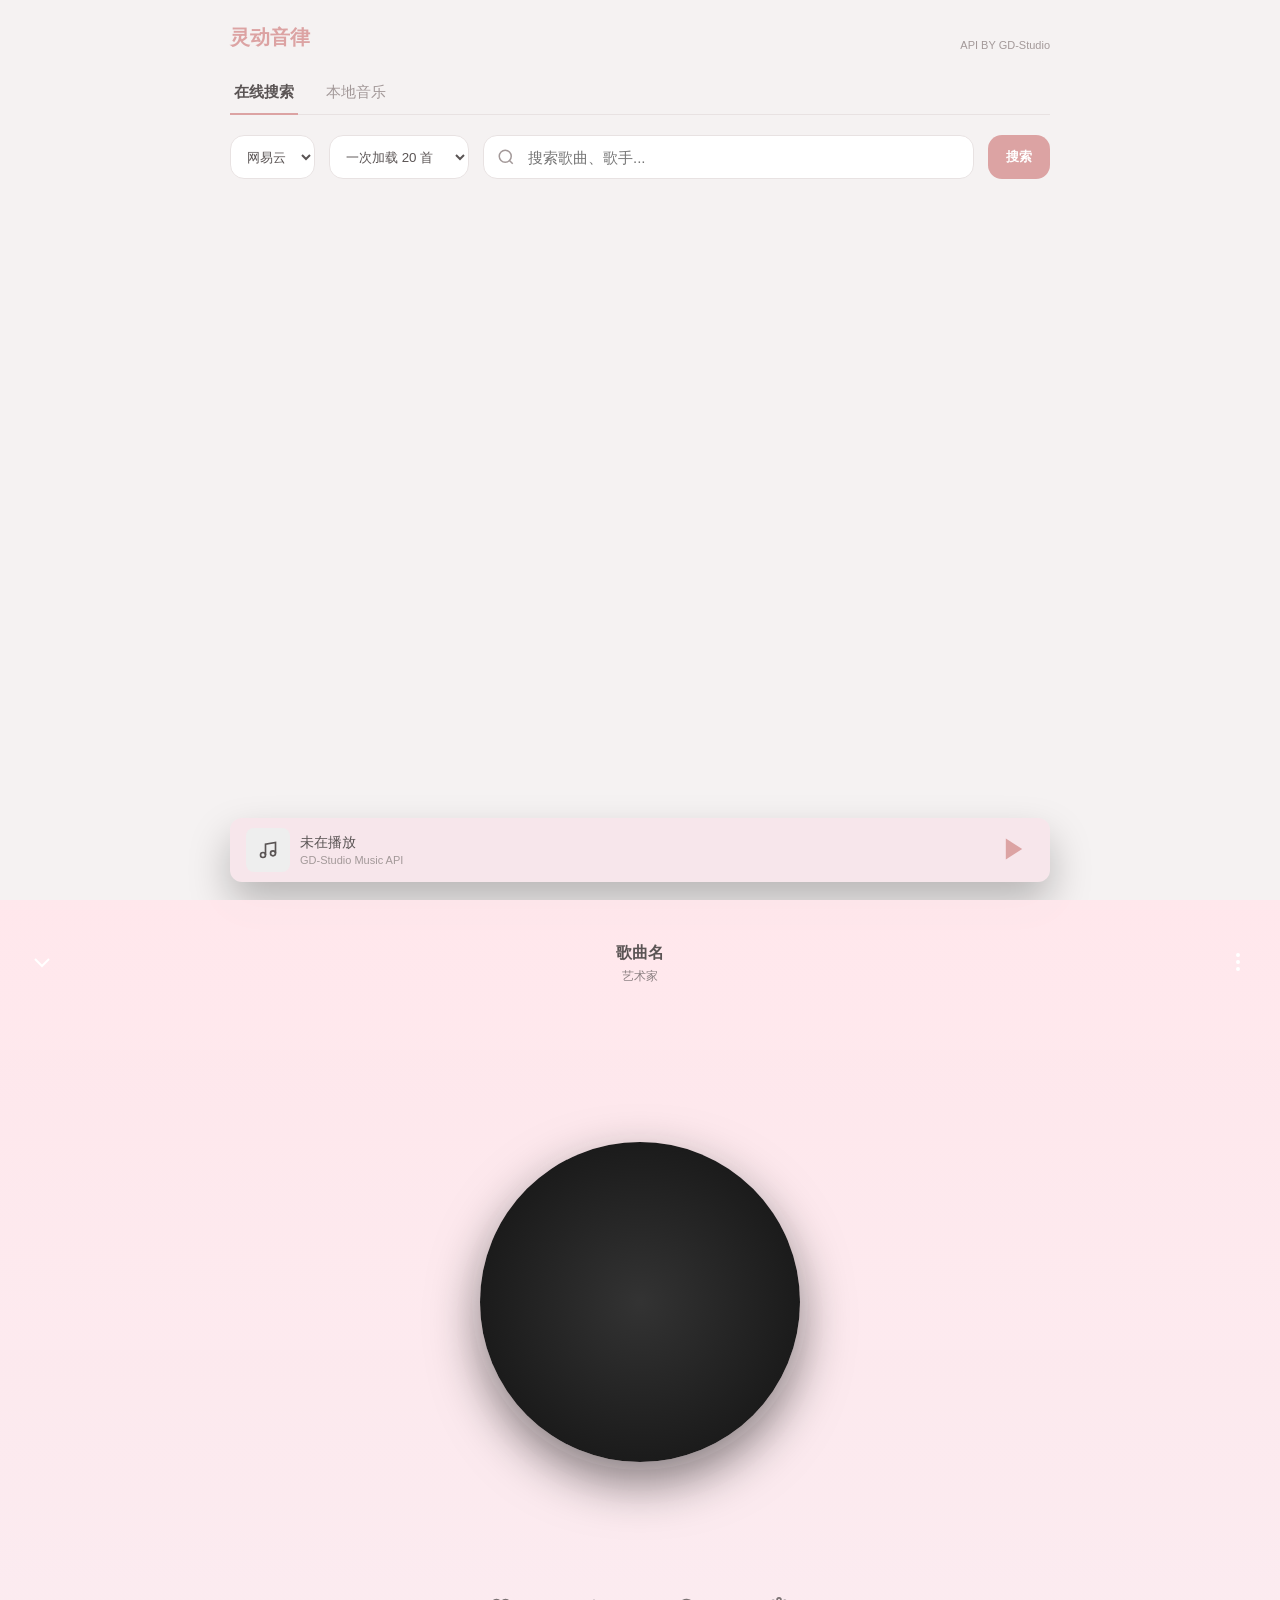
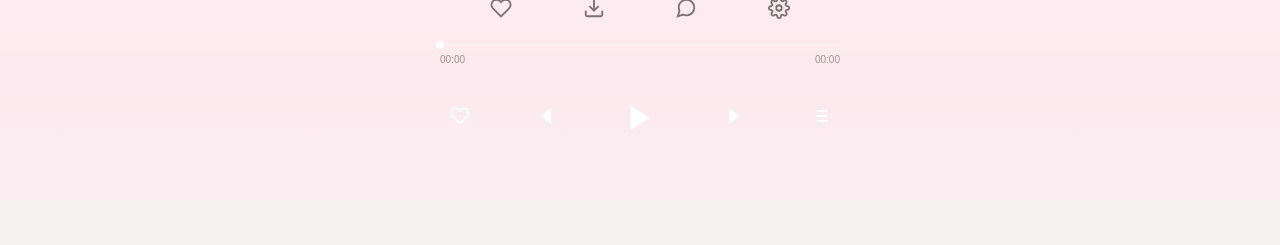
<file: 音乐.html>
<!doctype html>
<html lang="zh-CN">
<head>
  <meta charset="utf-8" />
  <meta name="viewport" content="width=device-width,initial-scale=1" />
  <title>Music - 灵动音律 (GD API版)</title>
  <link rel="stylesheet" href="music-player.css" />
  <link rel="stylesheet" href="music.css" />
</head>
<body>

  <div class="app">
    <header class="header">
      <h1>灵动音律</h1>
      <span style="font-size: 11px; color: var(--text-muted);">API BY GD-Studio</span>
    </header>

    <div class="nav-tabs">
      <div class="nav-tab active" data-view="online">在线搜索</div>
      <div class="nav-tab" data-view="local">本地音乐</div>
    </div>

    <!-- 搜索栏 -->
    <div class="action-bar" id="search-bar">
      <select id="api-source">
        <option value="netease">网易云</option>
        <option value="kuwo">酷我</option>
        <option value="joox">JOOX</option>
      </select>
      <select id="page-size-select" title="一次加载数量" style="width:140px">
        <option value="20">一次加载 20 首</option>
        <option value="50">一次加载 50 首</option>
        <option value="100">一次加载 100 首</option>
        <option value="200">一次加载 200 首</option>
      </select>
      <div class="search-wrapper">
        <svg width="18" height="18" viewBox="0 0 24 24" fill="none" stroke="currentColor" stroke-width="2"><circle cx="11" cy="11" r="8"></circle><line x1="21" y1="21" x2="16.65" y2="16.65"></line></svg>
        <input type="text" id="keyword" placeholder="搜索歌曲、歌手...">
      </div>
      <button class="btn-action" onclick="handleSearch()">搜索</button>
    </div>

    <!-- 顶部分页按钮已移除，改为底部分页控件 -->

    <div class="scroll-area">
      <div class="music-grid" id="list-container">
        <!-- 动态列表 -->
      </div>
      <!-- paging footer removed: single-load mode -->
    </div>
  </div>

  <!-- 迷你播放条 -->
  <div class="mini-player" id="mini-player" onclick="toggleFullPlayer(true)">
    <div style="display:flex; align-items:center; gap:10px; width:70%">
      <div class="img-box" id="mini-img"><svg width="20" height="20" viewBox="0 0 24 24" fill="none" stroke="currentColor" stroke-width="2"><path d="M9 18V5l12-2v13"></path><circle cx="6" cy="18" r="3"></circle><circle cx="18" cy="16" r="3"></circle></svg></div>
      <div class="item-info">
        <div class="title" id="mini-title">未在播放</div>
        <div class="artist" id="mini-artist">GD-Studio Music API</div>
      </div>
    </div>
    <button style="background:none; border:none; color:var(--accent);" onclick="event.stopPropagation(); togglePlay();">
      <svg id="mini-play-icon" width="28" height="28" viewBox="0 0 24 24" fill="currentColor"><polygon points="5 3 19 12 5 21 5 3"></polygon></svg>
    </button>
  </div>

  <!-- 全屏播放 -->
  <div class="full-player" id="full-player">
    <div class="player-bg" id="player-bg"></div>
    <div class="player-header">
      <button onclick="toggleFullPlayer(false)" class="ctrl-btn-top">
        <svg width="24" height="24" viewBox="0 0 24 24" fill="none" stroke="currentColor" stroke-width="2"><path d="M19 9l-7 7-7-7"></path></svg>
      </button>
      <div class="header-info">
        <h2 id="full-title">歌曲名</h2>
        <p id="full-artist">艺术家</p>
      </div>
      <button class="ctrl-btn-top">
        <svg width="24" height="24" viewBox="0 0 24 24" fill="none" stroke="currentColor" stroke-width="2"><circle cx="12" cy="12" r="1"></circle><circle cx="12" cy="5" r="1"></circle><circle cx="12" cy="19" r="1"></circle></svg>
      </button>
    </div>

    <div class="player-body">
      <div class="player-page player-page-cover active" id="cover-page">
        <div class="disc-wrapper" id="disc-anim" onclick="toggleDiscLyric()">
          <div class="disc-inner">
            <div class="disc-ring" aria-hidden="true"></div>
            <div class="disc-face disc-face-front">
              <div class="disc-cover" id="full-img">
                <svg width="60" height="60" viewBox="0 0 24 24" fill="none" stroke="#333" stroke-width="1"><path d="M9 18V5l12-2v13"></path></svg>
              </div>
            </div>
          </div>
        </div>
      </div>

      <div class="player-page player-page-lyric" id="lyric-page">
        <div class="lyric-page-body" id="lyric-display">点击播放后可查看歌词</div>
      </div>
    </div>

    <div class="player-footer">
      <div class="action-row">
        <svg width="22" height="22" viewBox="0 0 24 24" fill="none" stroke="currentColor" stroke-width="2"><path d="M20.84 4.61a5.5 5.5 0 0 0-7.78 0L12 5.67l-1.06-1.06a5.5 5.5 0 0 0-7.78 7.78l1.06 1.06L12 21.23l7.78-7.78 1.06-1.06a5.5 5.5 0 0 0 0-7.78z"></path></svg>
        <svg width="22" height="22" viewBox="0 0 24 24" fill="none" stroke="currentColor" stroke-width="2"><path d="M21 15v4a2 2 0 0 1-2 2H5a2 2 0 0 1-2-2v-4"></path><polyline points="7 10 12 15 17 10"></polyline><line x1="12" y1="15" x2="12" y2="3"></line></svg>
        <svg width="22" height="22" viewBox="0 0 24 24" fill="none" stroke="currentColor" stroke-width="2"><path d="M21 11.5a8.38 8.38 0 0 1-.9 3.8 8.5 8.5 0 0 1-7.6 4.7 8.38 8.38 0 0 1-3.8-.9L3 21l1.9-5.7a8.38 8.38 0 0 1-.9-3.8 8.5 8.5 0 0 1 4.7-7.6 8.38 8.38 0 0 1 3.8-.9h.5a8.48 8.48 0 0 1 8 8v.5z"></path></svg>
        <svg width="22" height="22" viewBox="0 0 24 24" fill="none" stroke="currentColor" stroke-width="2"><circle cx="12" cy="12" r="3"></circle><path d="M19.4 15a1.65 1.65 0 0 0 .33 1.82l.06.06a2 2 0 0 1 0 2.83 2 2 0 0 1-2.83 0l-.06-.06a1.65 1.65 0 0 0-1.82-.33 1.65 1.65 0 0 0-1 1.51V21a2 2 0 0 1-2 2 2 2 0 0 1-2-2v-.09A1.65 1.65 0 0 0 9 19.4a1.65 1.65 0 0 0-1.82.33l-.06.06a2 2 0 0 1-2.83 0 2 2 0 0 1 0-2.83l.06-.06a1.65 1.65 0 0 0 .33-1.82 1.65 1.65 0 0 0-1.51-1H3a2 2 0 0 1-2-2 2 2 0 0 1 2-2h.09A1.65 1.65 0 0 0 4.6 9a1.65 1.65 0 0 0-.33-1.82l-.06-.06a2 2 0 0 1 0-2.83 2 2 0 0 1 2.83 0l.06.06a1.65 1.65 0 0 0 1.82.33H9a1.65 1.65 0 0 0 1-1.51V3a2 2 0 0 1 2-2 2 2 0 0 1 2 2v.09a1.65 1.65 0 0 0 1 1.51 1.65 1.65 0 0 0 1.82-.33l.06-.06a2 2 0 0 1 2.83 0 2 2 0 0 1 0 2.83l-.06.06a1.65 1.65 0 0 0-.33 1.82V9a1.65 1.65 0 0 0 1.51 1H21a2 2 0 0 1 2 2 2 2 0 0 1-2 2h-.09a1.65 1.65 0 0 0-1.51 1z"></path></svg>
      </div>

      <div class="p-ctrls">
        <div class="prog-bar" onclick="seek(event)">
          <div class="prog-current" id="prog-curr"></div>
        </div>
        <div class="time-info-row">
          <span id="time-curr">00:00</span>
          <span id="time-total">00:00</span>
        </div>
      </div>

      <div class="btns-row">
        <button class="btn-side"><svg width="20" height="20" viewBox="0 0 24 24" fill="none" stroke="currentColor" stroke-width="2"><path d="M20.84 4.61a5.5 5.5 0 0 0-7.78 0L12 5.67l-1.06-1.06a5.5 5.5 0 0 0-7.78 7.78l1.06 1.06L12 21.23l7.78-7.78 1.06-1.06a5.5 5.5 0 0 0 0-7.78z"></path></svg></button>
        <button class="btn-nav" onclick="playPrev()"><svg width="24" height="24" viewBox="0 0 24 24" fill="currentColor"><polygon points="19 20 9 12 19 4 19 20"></polygon><line x1="5" y1="19" x2="5" y2="5"></line></svg></button>
        <button class="circle-btn-main" onclick="togglePlay()">
          <svg id="full-play-icon-svg" width="32" height="32" viewBox="0 0 24 24" fill="currentColor"><polygon points="5 3 19 12 5 21 5 3"></polygon></svg>
        </button>
        <button class="btn-nav" onclick="playNext()"><svg width="24" height="24" viewBox="0 0 24 24" fill="currentColor"><polygon points="5 4 15 12 5 20 5 4"></polygon><line x1="19" y1="5" x2="19" y2="19"></line></svg></button>
        <button class="btn-side"><svg width="20" height="20" viewBox="0 0 24 24" fill="none" stroke="currentColor" stroke-width="2"><line x1="8" y1="6" x2="21" y2="6"></line><line x1="8" y1="12" x2="21" y2="12"></line><line x1="8" y1="18" x2="21" y2="18"></line><line x1="3" y1="6" x2="3.01" y2="6"></line><line x1="3" y1="12" x2="3.01" y2="12"></line><line x1="3" y1="18" x2="3.01" y2="18"></line></svg></button>
      </div>
    </div>
  </div>

  <audio id="audio"></audio>

  <script>
    (function() {
      document.body.classList.add('page-ready');
      document.addEventListener('click', function(event) {
        var link = event.target && event.target.closest ? event.target.closest('a[href]') : null;
        if (!link) return;
        var href = link.getAttribute('href') || '';
        if (!href || href.charAt(0) === '#') return;
        document.body.classList.add('page-leaving');
      }, true);
    })();
  </script>
  <script src="music.js"></script>
</body>
</html>
</file>
<file: styles.css>
/* 颜色变量定义 - 灰色与淡粉色调 */
:root {
    --bg-color: #fcf4f5; /* 背景淡粉灰 */
    --widget-bg: rgba(255, 255, 255, 0.85); /* 组件白底带透明度 */
    --text-main: #6b6364; /* 主文本深灰 */
    --text-sub: #a19899; /* 副文本浅灰 */
    --pink-light: #f4d9dd; /* 浅粉色图标背景 */
    --pink-dark: #dca3ad; /* 深一点的粉色点缀 */
    --gray-light: #e3ddde; /* 浅灰色背景 */
    --gray-dark: #8c8283; /* 深灰色图标 */
    --safe-top: env(safe-area-inset-top, 0px);
    --safe-right: env(safe-area-inset-right, 0px);
    --safe-bottom: env(safe-area-inset-bottom, 0px);
    --safe-left: env(safe-area-inset-left, 0px);
    --dock-total-height: 110px;
    --app-height: 100vh;
}

/* 全局重置：让页面铺满视口，无滚动条干扰 */
html, body {
    margin: 0;
    padding: 0;
    height: 100%;
    background-color: var(--bg-color); /* 背景统一为页面主色 */
}
html {
    -webkit-text-size-adjust: 100%;
}
* {
    box-sizing: border-box;
    margin: 0;
    padding: 0;
    font-family: -apple-system, BlinkMacSystemFont, "Segoe UI", Roboto, Helvetica, Arial, sans-serif;
}

button,
a,
[role="button"],
.app-item,
.dock-icon {
    -webkit-tap-highlight-color: transparent;
    touch-action: manipulation;
    user-select: none;
}

button,
a {
    transition: transform 0.12s ease, opacity 0.12s ease, box-shadow 0.12s ease, filter 0.12s ease;
}

button:active,
a:active,
[role="button"]:active,
.app-item:active,
.dock-icon:active {
    transform: translateY(1px) scale(0.97);
}

body {
    display: block;
    min-height: 100vh;
    min-height: var(--app-height);
    background-color: #e0dcdc; /* 外围大背景 */
    overflow: hidden;
    opacity: 0;
    transform: translate3d(0, 10px, 0);
    transition: opacity 0.22s ease, transform 0.22s ease;
}

body.page-ready {
    opacity: 1;
    transform: translate3d(0, 0, 0);
}

body.page-leaving {
    opacity: 0;
    transform: translate3d(0, 8px, 0);
}

/* 手机主容器 → 改为全屏容器 */
.phone {
    width: 100vw;
    height: var(--app-height);
    height: 100svh;
    height: 100dvh;
    min-height: var(--app-height);
    background-color: var(--bg-color);
    /* 移除圆角，全屏无圆角 */
    border-radius: 0;
    /* 移除阴影，或保留轻微阴影也无妨，但全屏下通常不需要 */
    box-shadow: none;
    position: relative;
    overflow-x: hidden;
    overflow-y: auto;
    overscroll-behavior-y: contain;
    -webkit-overflow-scrolling: touch;
    padding: 0 max(12px, calc(12px + var(--safe-right))) calc(var(--dock-total-height) + max(8px, var(--safe-bottom))) max(12px, calc(12px + var(--safe-left)));
}


/* 背景点缀小星星/心形 (使用CSS绘制) */
.bg-deco {
    position: absolute;
    width: 10px;
    height: 10px;
    background: var(--pink-light);
    clip-path: polygon(50% 0%, 61% 35%, 98% 35%, 68% 57%, 79% 91%, 50% 70%, 21% 91%, 32% 57%, 2% 35%, 39% 35%);
    opacity: 0.6;
}
.deco-1 { top: 12%; left: 10%; }
.deco-2 { top: 10%; right: 20%; background: var(--gray-light); width: 15px; height: 15px;}
.deco-3 { top: 30%; left: 5%; background: var(--pink-dark); width: 8px; height: 8px;}
.deco-4 { bottom: 20%; right: 15%; }

/* 状态栏 */
.status-bar {
    display: flex;
    justify-content: space-between;
    align-items: center;
    font-size: 14px;
    font-weight: bold;
    color: var(--text-main);
    margin-bottom: 16px;
    margin-top: 5px;
}
.status-right {
    display: flex;
    align-items: center;
    gap: 5px;
}
.status-right svg {
    width: 16px;
    height: 16px;
    fill: var(--text-main);
}

.phone.status-bar-hidden .status-bar {
    display: none;
}

.phone.status-bar-hidden {
    padding-top: 0;
}

.phone.status-bar-hidden .top-widget {
    margin-top: calc(8px + var(--safe-top));
}

/* 顶部个人卡片组件 */
.top-widget {
    background: var(--widget-bg);
    border-radius: 20px;
    padding: 16px 16px 14px;
    text-align: center;
    box-shadow: 0 5px 15px rgba(220, 163, 173, 0.1);
    margin-bottom: 16px;
    position: relative;
}
.top-widget .wifi-icon, .top-widget .bt-icon {
    position: absolute;
    top: 15px;
    width: 14px;
    height: 14px;
    fill: var(--text-sub);
}
.top-widget .wifi-icon { left: 15px; }
.top-widget .bt-icon { right: 15px; }

.avatar-wrapper {
    width: 60px;
    height: 60px;
    border-radius: 50%;
    background: var(--gray-light);
    margin: -34px auto 8px; /* 向上凸起效果 */
    border: 4px solid var(--bg-color);
    overflow: hidden;
    display: flex;
    justify-content: center;
    align-items: center;
}
.avatar-wrapper svg { width: 30px; fill: var(--gray-dark); }

.name {
    font-weight: bold;
    color: var(--text-main);
    font-size: 15px;
    margin-bottom: 5px;
}
.quote {
    font-size: 11px;
    color: var(--text-sub);
    margin-bottom: 10px;
    letter-spacing: 1px;
}
.stats {
    display: flex;
    justify-content: space-between;
    font-size: 11px;
    color: var(--text-main);
    gap: 8px;
    flex-wrap: wrap;
}
.stats span { color: var(--text-sub); margin-right: 2px;}

/* 中部网格区域 */
.grid-area {
    display: grid;
    grid-template-columns: repeat(4, 1fr);
    gap: 12px 10px;
    margin-bottom: 14px;
}

/* 左侧长条组件 */
.music-widget {
    grid-column: span 2;
    background: var(--widget-bg);
    border-radius: 18px;
    padding: 12px;
    box-shadow: 0 5px 15px rgba(220, 163, 173, 0.1);
    display: flex;
    flex-direction: column;
    justify-content: space-between;
    height: 74px;   
    max-width: 200px;   /* 根据需要调整，例如 260px、300px */
    /* 其他样式保持不变 */

}
.music-top { display: flex; gap: 10px;}
.music-cover {
    width: 42px;
    height: 42px;
    background:
        radial-gradient(circle at 68% 30%, rgba(255,255,255,0.78) 0 12%, transparent 13%),
        radial-gradient(circle at 26% 72%, rgba(220, 163, 173, 0.34) 0 24%, transparent 25%),
        linear-gradient(145deg, #f3ebed 0%, #e1d7d9 52%, #d4c9cc 100%);
    border-radius: 5px;
    border: 2px solid white;
    position: relative;
    overflow: hidden;
}
.music-cover::after {
    content: "";
    position: absolute;
    left: 8px;
    bottom: 7px;
    width: 29px;
    height: 11px;
    border-radius: 7px;
    background: rgba(107, 99, 100, 0.14);
}
.music-wave {
    display: flex;
    align-items: center;
    gap: 2px;
    height: 10px;
    margin-top: auto;
}
.wave-bar {
    width: 2px;
    background: var(--pink-dark);
    border-radius: 1px;
}
/* ========== 模拟音波动画（适配现有音乐组件） ========== */
/* 调整波形区域高度和对齐方式，为跳动留出空间 */
.music-wave {
    display: flex;
    align-items: flex-end;   /* 改为底部对齐，让波形从底部向上伸展 */
    gap: 2.5px;
    height: 24px;           /* 增加高度，使动画变化更明显 */
    margin-top: 4px;
    padding: 0 2px;
    contain: layout paint;
}

/* 波形条基础样式：增加过渡与底部变形原点 */
.wave-bar {
    width: 3px;
    background: var(--pink-dark, #dca3ad);
    border-radius: 2px;
    height: 12px;           /* 初始高度，动画会通过 scaleY 改变 */
    transform-origin: bottom;
    animation: audioWave 0.9s infinite alternate ease-in-out;
    box-shadow: 0 -1px 1px rgba(220, 163, 173, 0.3);
}

/* 主音波动画：模拟不规则跳动 */
@keyframes audioWave {
    0% {
        transform: scaleY(0.3);
        background: #e8b5be;
    }
    30% {
        transform: scaleY(1.0);
        background: var(--pink-dark, #dca3ad);
    }
    55% {
        transform: scaleY(0.6);
        background: #d4919c;
    }
    80% {
        transform: scaleY(1.2);
        background: #cc7f8b;
    }
    100% {
        transform: scaleY(0.4);
        background: #e0a5b0;
    }
}

/* 第二个变体：更强烈的节奏感 */
@keyframes audioWaveStrong {
    0% { transform: scaleY(0.2); background: #d4919c; }
    40% { transform: scaleY(1.3); background: #c57482; }
    70% { transform: scaleY(0.7); background: #dca3ad; }
    100% { transform: scaleY(0.5); background: #e8b5be; }
}

/* 第三个变体：轻快高频跳动 */
@keyframes audioWaveSharp {
    0% { transform: scaleY(0.4); background: #e0a5b0; }
    25% { transform: scaleY(1.2); background: #cc7f8b; }
    60% { transform: scaleY(0.5); background: #d4919c; }
    100% { transform: scaleY(0.9); background: #dca3ad; }
}

/* ===== 为不同的波形条分配独立的动画时长、延迟及变体，营造错落有致的频谱感 ===== */
/* 假设您的.music-wave内至少有6个.wave-bar，如果数量不足可自行增减 */
.wave-bar:nth-child(1) {
    animation: audioWave 0.68s infinite alternate ease-in-out;
    animation-delay: 0s;
}
.wave-bar:nth-child(2) {
    animation: audioWave 0.92s infinite alternate ease-in-out;
    animation-delay: 0.07s;
}
.wave-bar:nth-child(3) {
    animation: audioWaveStrong 0.8s infinite alternate ease-in-out;
    animation-delay: 0.15s;
}
.wave-bar:nth-child(4) {
    animation: audioWaveSharp 0.75s infinite alternate ease-in-out;
    animation-delay: 0.22s;
}
.wave-bar:nth-child(5) {
    animation: audioWave 0.85s infinite alternate ease-in-out;
    animation-delay: 0.31s;
}
.wave-bar:nth-child(6) {
    animation: audioWaveStrong 1.05s infinite alternate ease-in-out;
    animation-delay: 0.4s;
}
/* 如果有第7、第8个条形，继续丰富 */
.wave-bar:nth-child(7) {
    animation: audioWaveSharp 0.72s infinite alternate ease-in-out;
    animation-delay: 0.18s;
}
.wave-bar:nth-child(8) {
    animation: audioWave 0.96s infinite alternate ease-in-out;
    animation-delay: 0.5s;
}

/* 可选：为波形区域增加柔和光晕 */
.music-wave {
    filter: drop-shadow(0 1px 2px rgba(220, 163, 173, 0.2));
}

/* 尊重用户减少动画偏好 */
@media (prefers-reduced-motion: reduce) {
    .wave-bar {
        animation: none !important;
        transform: scaleY(0.65) !important;
    }
}
/* 应用图标样式 */
.app-item {
    display: flex;
    flex-direction: column;
    align-items: center;
    gap: 4px;
    cursor: pointer;
    transition: transform 0.12s ease, opacity 0.12s ease;
}
.app-icon {
    width: 52px;
    height: 52px;
    border-radius: 14px;
    display: flex;
    justify-content: center;
    align-items: center;
    box-shadow: 0 4px 10px rgba(0,0,0,0.05);
    transition: transform 0.12s ease, box-shadow 0.12s ease, filter 0.12s ease;
}
.app-name {
    font-size: 10px;
    color: var(--text-main);
}

.app-item:active .app-icon,
.app-item:active .app-name,
.dock-icon:active {
    filter: saturate(1.02);
}

.dock-icon {
    transition: transform 0.12s ease, opacity 0.12s ease, box-shadow 0.12s ease, filter 0.12s ease;
}

/* 纯CSS/SVG重绘的图标 (粉灰主题) */
.icon-camera {
    background: radial-gradient(circle at 30% 30%, #fff, var(--gray-light));
}
.icon-camera-inner {
    width: 24px; height: 24px; border-radius: 50%;
    background: var(--text-main); border: 2px solid #fff;
}
.icon-gallery {
    background: conic-gradient(var(--pink-light) 0 90deg, var(--gray-light) 90deg 180deg, var(--pink-dark) 180deg 270deg, var(--text-sub) 270deg 360deg);
}
.icon-wechat {
    background: var(--pink-light);
}
.icon-qq {
    background: white; border: 1px solid var(--gray-light);
}

/* 底部散落图片区域 */
.scattered-area {
    position: relative;
    height: 132px;
}
.polaroid {
    position: absolute;
    background: white;
    padding: 6px 6px 20px 6px;
    box-shadow: 0 5px 15px rgba(0,0,0,0.08);
}
.polaroid-img {
    background: var(--gray-light);
    width: 100%;
    height: 100%;
}
.photo-left {
    background:
        linear-gradient(18deg, rgba(255,255,255,0.25), rgba(255,255,255,0) 40%),
        radial-gradient(circle at 68% 26%, rgba(244,217,221,0.9) 0 18%, rgba(244,217,221,0) 19%),
        linear-gradient(155deg, #dbd3d5 0%, #cdc3c6 48%, #bfb6ba 100%);
}
.photo-back {
    background:
        linear-gradient(35deg, rgba(255,255,255,0.25), rgba(255,255,255,0) 42%),
        radial-gradient(circle at 30% 72%, rgba(244,217,221,0.75) 0 20%, rgba(244,217,221,0) 21%),
        linear-gradient(145deg, #dfd8da, #cfc7ca);
}
.photo-front {
    background:
        linear-gradient(26deg, rgba(255,255,255,0.27), rgba(255,255,255,0) 38%),
        radial-gradient(circle at 72% 20%, rgba(220,163,173,0.45) 0 20%, rgba(220,163,173,0) 21%),
        linear-gradient(152deg, #ddd5d8 0%, #cac1c4 55%, #bfb6ba 100%);
}
.tape {
    position: absolute;
    width: 35px;
    height: 12px;
    background: rgba(255,255,255,0.7);
    border: 1px solid rgba(0,0,0,0.05);
    top: -6px;
    left: 50%;
    margin-left: -17px;
    transform: rotate(-5deg);
}
.pic-left {
    width: 88px; height: 88px;
    left: 10px; top: 10px;
    padding: 5px;
}
.pic-right {
    width: 96px; height: 104px;
    right: 15px; top: 20px;
    transform: rotate(5deg);
}
.photo-stack {
    position: absolute;
    right: 15px;
    top: 8px;
    width: 108px;
    height: 120px;
}
.photo-stack .polaroid {
    width: 82px;
    height: 96px;
}
.stack-back {
    top: 8px;
    left: 0;
    transform: rotate(-8deg);
    z-index: 1;
}
.stack-front {
    top: 0;
    left: 20px;
    transform: rotate(7deg);
    z-index: 2;
}
.photo-stack .polaroid-img {
    box-shadow: inset 0 0 0 1px rgba(255,255,255,0.35);
}

/* 分页点 */
.pagination {
    display: flex;
    justify-content: center;
    gap: 6px;
    margin-top: 4px;
    margin-bottom: 8px;
}
.dot {
    width: 6px; height: 6px;
    border-radius: 50%;
    background: var(--gray-light);
}
.dot.active { background: var(--text-main); }

/* 底部毛玻璃 Dock */
.dock {
    background: rgba(255, 255, 255, 0.6);
    backdrop-filter: blur(8px);
    -webkit-backdrop-filter: blur(8px);
    border-radius: 25px;
    padding: 12px 14px;
    display: flex;
    justify-content: space-between;
    box-shadow: 0 4px 20px rgba(220, 163, 173, 0.15);
    position: fixed;
    left: max(12px, calc(12px + var(--safe-left)));
    right: max(12px, calc(12px + var(--safe-right)));
    bottom: max(8px, var(--safe-bottom));
    z-index: 20;
}
.dock-icon {
    width: 46px;
    height: 46px;
    border-radius: 14px;
    display: flex;
    justify-content: center;
    align-items: center;
}
.dock-phone { background: var(--pink-light); }
.dock-msg { background: var(--gray-light); }
.dock-browser { background: linear-gradient(135deg, var(--pink-light), var(--gray-light)); }
.dock-settings { background: var(--text-main); cursor: pointer; }


@media (max-width: 768px) {
    .top-widget,
    .music-widget,
    .polaroid,
    .dock {
        box-shadow: 0 3px 10px rgba(220, 163, 173, 0.08);
    }
}
/* ========== API 配置面板样式 ========== */
.api-modal {
    position: absolute;
    inset: 0;
    background: rgba(107, 99, 100, 0.22);
    display: none;
    align-items: center;
    justify-content: center;
    z-index: 50;
}
.api-modal.show {
    display: flex;
}
.api-panel {
    width: 100%;
    height: 100%;
    background: rgba(252, 244, 245, 0.96);
    border-radius: 0;
    padding: 20px;
    overflow-y: auto;
    display: flex;
    flex-direction: column;
    gap: 10px;
}
.api-head {
    display: flex;
    justify-content: space-between;
    align-items: center;
    color: var(--text-main);
}
.api-title {
    font-size: 14px;
    font-weight: 700;
    letter-spacing: 0.4px;
}
.api-close {
    width: 24px;
    height: 24px;
    border: none;
    border-radius: 12px;
    color: var(--text-main);
    background: rgba(227, 221, 222, 0.9);
    cursor: pointer;
    font-size: 15px;
    line-height: 24px;
    text-align: center;
}
.api-active-chip {
    align-self: flex-start;
    font-size: 10px;
    color: var(--text-main);
    background: rgba(220, 163, 173, 0.28);
    border-radius: 999px;
    padding: 4px 9px;
}
.api-form {
    display: grid;
    grid-template-columns: 1fr;
    gap: 7px;
}
.api-field label {
    display: block;
    font-size: 10px;
    color: var(--text-sub);
    margin-bottom: 3px;
    letter-spacing: 0.4px;
}
.api-input,
.api-select {
    width: 100%;
    border: 1px solid rgba(140, 130, 131, 0.22);
    background: rgba(255, 255, 255, 0.9);
    border-radius: 12px;
    color: var(--text-main);
    font-size: 12px;
    padding: 9px 10px;
    outline: none;
}
.api-input:focus,
.api-select:focus {
    border-color: rgba(220, 163, 173, 0.8);
    box-shadow: 0 0 0 2px rgba(244, 217, 221, 0.65);
}
.api-row {
    display: grid;
    grid-template-columns: 1fr 1fr;
    gap: 7px;
}
.api-actions {
    display: grid;
    grid-template-columns: 1fr 1fr;
    gap: 7px;
    margin-top: 2px;
}
.api-btn {
    border: none;
    border-radius: 12px;
    padding: 9px 10px;
    font-size: 11px;
    font-weight: 600;
    cursor: pointer;
    color: var(--text-main);
}
.api-btn.fetch {
    background: var(--gray-light);
}
.api-btn.save {
    background: var(--pink-light);
}
.api-btn.clear {
    background: rgba(227, 221, 222, 0.9);
}
.api-list-title {
    margin-top: 4px;
    color: var(--text-sub);
    font-size: 10px;
    letter-spacing: 0.5px;
}
.preset-list {
    background: rgba(255, 255, 255, 0.82);
    border: 1px solid rgba(140, 130, 131, 0.16);
    border-radius: 14px;
    padding: 8px;
    overflow-y: auto;
    min-height: 70px;
    max-height: 170px;
}
.preset-empty {
    color: var(--text-sub);
    font-size: 11px;
    text-align: center;
    padding: 12px 0;
}
.preset-item {
    display: grid;
    grid-template-columns: 1fr auto;
    gap: 8px;
    align-items: center;
    padding: 8px;
    border-radius: 10px;
    border: 1px solid transparent;
    margin-bottom: 6px;
    background: rgba(252, 244, 245, 0.75);
}
.preset-item:last-child {
    margin-bottom: 0;
}
.preset-item.active {
    border-color: rgba(220, 163, 173, 0.8);
    background: rgba(244, 217, 221, 0.5);
}
.preset-main {
    cursor: pointer;
}
.preset-name {
    color: var(--text-main);
    font-size: 11px;
    font-weight: 700;
}
.preset-meta {
    color: var(--text-sub);
    font-size: 9px;
    margin-top: 2px;
    word-break: break-all;
}
.preset-ops {
    display: flex;
    gap: 4px;
}
.preset-op {
    border: none;
    background: rgba(227, 221, 222, 0.95);
    color: var(--text-main);
    border-radius: 8px;
    font-size: 10px;
    padding: 5px 6px;
    cursor: pointer;
}
.preset-op.del {
    background: rgba(220, 163, 173, 0.35);
}
.api-msg {
    font-size: 10px;
    min-height: 14px;
    color: var(--text-sub);
}
</file>
<file: nav-me.css>
/* Me Page (Page 4) Styles */

#page-4 { 
    padding-top: 20px; 
}

.me-header { 
    display: flex; 
    align-items: center; 
    padding: 20px; 
    margin: 0 max(16px, calc(16px + var(--safe-right))) 20px max(16px, calc(16px + var(--safe-left))); 
    background: var(--card-bg); 
    border-radius: 20px; 
    box-shadow: 0 4px 15px rgba(212,165,180,0.05); 
}

.me-header .avatar { 
    width: 65px; 
    height: 65px; 
    border-radius: 18px; 
    margin-right: 16px; 
    cursor: pointer; 
}

.me-info { 
    flex: 1; 
}

.me-name { 
    font-size: 20px; 
    font-weight: bold; 
    margin-bottom: 4px; 
    cursor: pointer; 
}

.me-id { 
    font-size: 12px; 
    color: var(--text-gray); 
}
</file>
<file: music-player.css>
:root{
  --accent: #ff6fa8;
  --bg-pink: rgba(255,240,246,0.9);
  --card-bg: rgba(20,18,20,0.6);
  --text-main: #fff;
}

.mini-player {
  position: fixed;
  bottom: 18px;
  left: 50%;
  transform: translateX(-50%);
  width: calc(100% - 40px);
  max-width: 820px;
  background: #f7e6eb;
  border-radius: 12px;
  padding: 10px 16px;
  display: flex;
  align-items: center;
  justify-content: space-between;
  box-shadow: 0 20px 40px rgba(0,0,0,0.25);
  z-index: 100;
  cursor: pointer;
}

/* Full Player */
.full-player {
  position: fixed;
  top: 0;
  left: 0;
  width: 100%;
  height: 100%;
  background: linear-gradient(180deg, rgba(255,230,235,0.95), rgba(250,235,240,0.96));
  z-index: 200;
  transform: translateY(100%);
  transition: transform 0.45s cubic-bezier(0.22, 1, 0.36, 1);
  display: flex;
  flex-direction: column;
  color: var(--text-main);
}

.full-player.active { transform: translateY(0); }

/* When hidden (translated), avoid intercepting pointer events so underlying UI remains clickable */
.full-player { pointer-events: none; }
.full-player.active { pointer-events: auto; }

.player-bg{ position:absolute; inset:0; z-index:-1; filter: blur(40px) brightness(0.6); opacity:0.6; background-size:cover; background-position:center; transform: scale(1.1); transition:background 1s ease; }

.player-header{ display:flex; align-items:center; justify-content:space-between; padding:40px 20px 20px; }
.ctrl-btn-top{ background:none; border:none; color:#fff; padding:10px; cursor:pointer; }
.header-info{ text-align:center; flex:1; }
.header-info h2{ margin:0; font-size:16px; font-weight:600; }
.header-info p{ margin:4px 0 0; font-size:12px; opacity:0.7; }

.player-body{ flex:1; display:flex; flex-direction:column; align-items:center; justify-content:center; position:relative; overflow:hidden; }

.player-page{
  position:absolute;
  inset:0;
  display:flex;
  align-items:center;
  justify-content:center;
  transition: opacity .28s ease, transform .28s ease;
}

.player-page-cover{ opacity:1; transform: translateX(0); pointer-events:auto; }
.player-page-lyric{ opacity:0; transform: translateX(18px); pointer-events:none; padding: 70px 18px 84px; box-sizing:border-box; display:flex; flex-direction:column; align-items:center; }
.full-player.show-lyric .player-page-cover{ opacity:0; transform: translateX(-18px); pointer-events:none; }
.full-player.show-lyric .player-page-lyric{ opacity:1; transform: translateX(0); pointer-events:auto; }

.lyric-page{
  width:min(86vw, 480px);
  height:100%;
  max-height:100%;
  border-radius:24px;
  background: transparent;
  backdrop-filter: none;
  box-shadow: none;
  color:#fff;
  display:flex;
  flex-direction:column;
}

.lyric-page-body{
  position:relative;
  flex:1;
  overflow:auto;
  padding:32px 12px 40px;
  text-align:center;
  line-height:1.85;
  font-size:15px;
}

.lyric-page-body::-webkit-scrollbar{ width:8px; }
.lyric-page-body::-webkit-scrollbar-thumb{ background: rgba(255,255,255,0.14); border-radius:6px; }

.lyric-line{ opacity:0.55; transition: opacity .2s ease, transform .2s ease, color .2s ease; padding:6px 6px; width:100%; box-sizing:border-box; pointer-events: none; }
.lyric-line.active{ opacity:1; color:var(--accent); font-weight:700; transform: scale(1.03); }

.disc-wrapper{
  width:75vw; max-width:320px; aspect-ratio:1/1;
  background: radial-gradient(circle, #333 0%, #111 100%);
  border-radius:50%; padding:10px; box-shadow:0 0 0 8px rgba(255,255,255,0.05), 0 20px 50px rgba(0,0,0,0.5);
  position:relative;
}

/* 唱片环：单独旋转，歌词面板保持静止 */
.disc-ring{
  position:absolute; inset:0; border-radius:50%; z-index:1;
  background: repeating-radial-gradient(circle, #222 0, #111 2px, #222 4px);
  animation-play-state: paused;
}
.disc-wrapper.playing .disc-ring{ 
  animation: rotateDisc 20s linear infinite; 
  animation-play-state: running;
}

.disc-inner{ width:100%; height:100%; border-radius:50%; display:flex; align-items:center; justify-content:center; }

.disc-inner{ position:relative; transform-style:preserve-3d; transition: transform .6s cubic-bezier(.2,.7,.2,1); }
.full-player.show-lyric #disc-anim .disc-inner{ transform: rotateY(180deg); }

.disc-face{
  position:absolute;
  inset:0;
  display:flex;
  align-items:center;
  justify-content:center;
  backface-visibility:hidden;
  border-radius:50%;
  z-index:2;
  animation-play-state: paused;
}
.disc-wrapper.playing .disc-face {
  animation: rotateDisc 20s linear infinite;
  animation-play-state: running;
}

.disc-cover{ width:65%; height:65%; border-radius:50%; overflow:hidden; border:4px solid #000; background:#222; display:flex; align-items:center; justify-content:center; }
.disc-cover img{ width:100%; height:100%; object-fit:cover; }

@keyframes rotateDisc { 
  from { transform: rotate(0deg); } 
  to { transform: rotate(360deg); } 
}

.player-footer{ padding:0 30px 50px; display:flex; flex-direction:column; align-items:center; }
.action-row{ display:flex; justify-content:space-between; width:100%; max-width:300px; margin-bottom:25px; opacity:0.8; }

.p-ctrls{ width:100%; max-width:400px; margin-bottom:20px; }
.prog-bar{ width:100%; height:2px; background:rgba(255,255,255,0.2); border-radius:1px; position:relative; cursor:pointer; }
.prog-current{ position:absolute; left:0; top:0; height:100%; background:#fff; width:0%; }
.prog-current::after{ content:''; position:absolute; right:-4px; top:-3px; width:8px; height:8px; background:#fff; border-radius:50%; }
.time-info-row{ display:flex; justify-content:space-between; font-size:10px; opacity:0.6; margin-top:8px; }

.btns-row{ display:flex; align-items:center; justify-content:space-between; width:100%; max-width:400px; }
.btn-nav, .btn-side{ background:none; border:none; color:#fff; cursor:pointer; padding:10px; }
.circle-btn-main{ width:65px; height:65px; background:none; border:none; color:#fff; display:flex; align-items:center; justify-content:center; cursor:pointer; }

@media (max-width:720px){
  .player-header{ padding:34px 16px 16px; }
  .header-info h2{ font-size:15px; }
  .disc-wrapper{ width:78vw; max-width:300px; }
  .player-footer{ padding:0 18px 36px; }
}
</file>
<file: music.css>
:root {
  --bg: #f5f2f2;
  --card: #ffffff;
  --accent: #dca3a3;
  --accent-light: #f7e9e9;
  --text-main: #5a5454;
  --text-muted: #a39999;
  --border: #e8e2e2;
  --radius: 14px;
  --shadow: 0 4px 20px rgba(180, 160, 160, 0.08);
}

* { box-sizing: border-box; }
html { -webkit-text-size-adjust: 100%; }
body { height: 100vh; margin: 0; font-family: -apple-system, sans-serif; background: var(--bg); color: var(--text-main); overflow: hidden; opacity: 0; transform: translate3d(0, 10px, 0); transition: opacity 0.22s ease, transform 0.22s ease; }
body.back-feedback { filter: brightness(0.96); }
body.page-ready { opacity: 1; transform: translate3d(0, 0, 0); }
body.page-leaving { opacity: 0; transform: translate3d(0, 8px, 0); }

.app { width: 100%; max-width: 860px; margin: 0 auto; padding: 24px 20px; display: flex; flex-direction: column; height: 100vh; }

/* Header */
.header { margin-bottom: 20px; flex-shrink: 0; display: flex; justify-content: space-between; align-items: flex-end; }
.header h1 { font-size: 20px; margin: 0; font-weight: 600; color: var(--accent); }

/* Nav Tabs */
.nav-tabs { display: flex; gap: 24px; border-bottom: 1px solid var(--border); margin-bottom: 20px; flex-shrink: 0; }
.nav-tab { padding: 12px 4px; cursor: pointer; font-size: 15px; color: var(--text-muted); position: relative; }
.nav-tab.active { color: var(--text-main); font-weight: 600; }
.nav-tab.active::after { content: ''; position: absolute; bottom: -1px; left: 0; right: 0; height: 2px; background: var(--accent); }
.nav-tab,
.btn-action,
.item-card,
select,
.search-wrapper input,
.mini-player,
.circle-btn-main,
.btn-nav,
.btn-side,
.ctrl-btn-top,
.prog-current,
.full-player,
.player-page,
.disc-inner,
.lyric-line {
  transition: transform 0.22s ease, opacity 0.22s ease, background-color 0.22s ease, border-color 0.22s ease, box-shadow 0.22s ease, color 0.22s ease;
}

/* Action Bar */
.action-bar { display: flex; gap: 14px; margin-bottom: 26px; flex-shrink: 0; align-items: center; }
.search-wrapper { flex: 1; position: relative; display: flex; align-items: center; }
.search-wrapper svg { position: absolute; left: 14px; stroke: var(--text-muted); pointer-events: none; }
.search-wrapper input { width: 100%; padding: 12px 14px 12px 44px; border: 1px solid var(--border); border-radius: var(--radius); background: var(--card); outline: none; font-size: 15px; min-height:44px; }

select { padding: 10px 12px; border-radius: var(--radius); border: 1px solid var(--border); background: var(--card); color: var(--text-main); outline: none; cursor: pointer; min-height:44px; }

.btn-action { background: var(--accent); color: white; border: none; padding: 8px 18px; border-radius: var(--radius); cursor: pointer; font-weight: 600; min-height:44px; }

/* Mobile responsive: stack controls and ensure search button visible */
@media (max-width: 720px) {
  .app { padding: 16px 12px; }
  .action-bar { gap:10px; flex-wrap:wrap; align-items:stretch; }
  #api-source, #page-size-select, label[for], label, .search-wrapper, .btn-action { width: 100%; }
  .search-wrapper { order: 2; }
  .btn-action { order: 3; margin-top:6px; }
  .action-bar select { width: 48%; display:inline-block; }
  .action-bar label { width: auto; display:inline-flex; align-items:center; }
  .search-wrapper input { padding: 12px 14px 12px 44px; font-size:15px; }
  .nav-tabs { gap:12px; }
}

/* List Area */
.scroll-area { flex: 1; overflow-y: auto; padding-bottom: 120px; scrollbar-width: none; }
.scroll-area::-webkit-scrollbar { display: none; }
.scroll-area { -webkit-overflow-scrolling: touch; overscroll-behavior-y: contain; }
.music-grid { display: grid; grid-template-columns: repeat(auto-fill, minmax(260px, 1fr)); gap: 12px; }
.load-more-indicator {
  grid-column: 1 / -1;
  text-align: center;
  color: var(--text-muted);
  font-size: 12px;
  padding: 10px 0 6px;
  user-select: none;
}
.load-more-indicator.error { color: #c55656; cursor: pointer; }

.item-card { background: var(--card); padding: 10px; border-radius: var(--radius); display: flex; align-items: center; gap: 12px; box-shadow: var(--shadow); cursor: pointer; border: 1px solid transparent; }
.item-card:hover { border-color: var(--accent); transform: translateY(-2px); }
.item-card.active { background: var(--accent-light); border-color: var(--accent); }

@media (prefers-reduced-motion: reduce) {
  body { opacity: 1; transform: none; transition: none; }
  body.page-ready, body.page-leaving { opacity: 1; transform: none; }
}

.img-box { width: 44px; height: 44px; background: #eee; border-radius: 8px; overflow: hidden; display: flex; align-items: center; justify-content: center; flex-shrink: 0; }
.img-box img { width: 100%; height: 100%; object-fit: cover; }
.item-info { flex: 1; overflow: hidden; }
.item-info div { white-space: nowrap; overflow: hidden; text-overflow: ellipsis; }
.item-info .title { font-size: 14px; font-weight: 500; margin-bottom: 2px; }
.item-info .artist { font-size: 11px; color: var(--text-muted); }

.hidden { display: none; }
</file>
